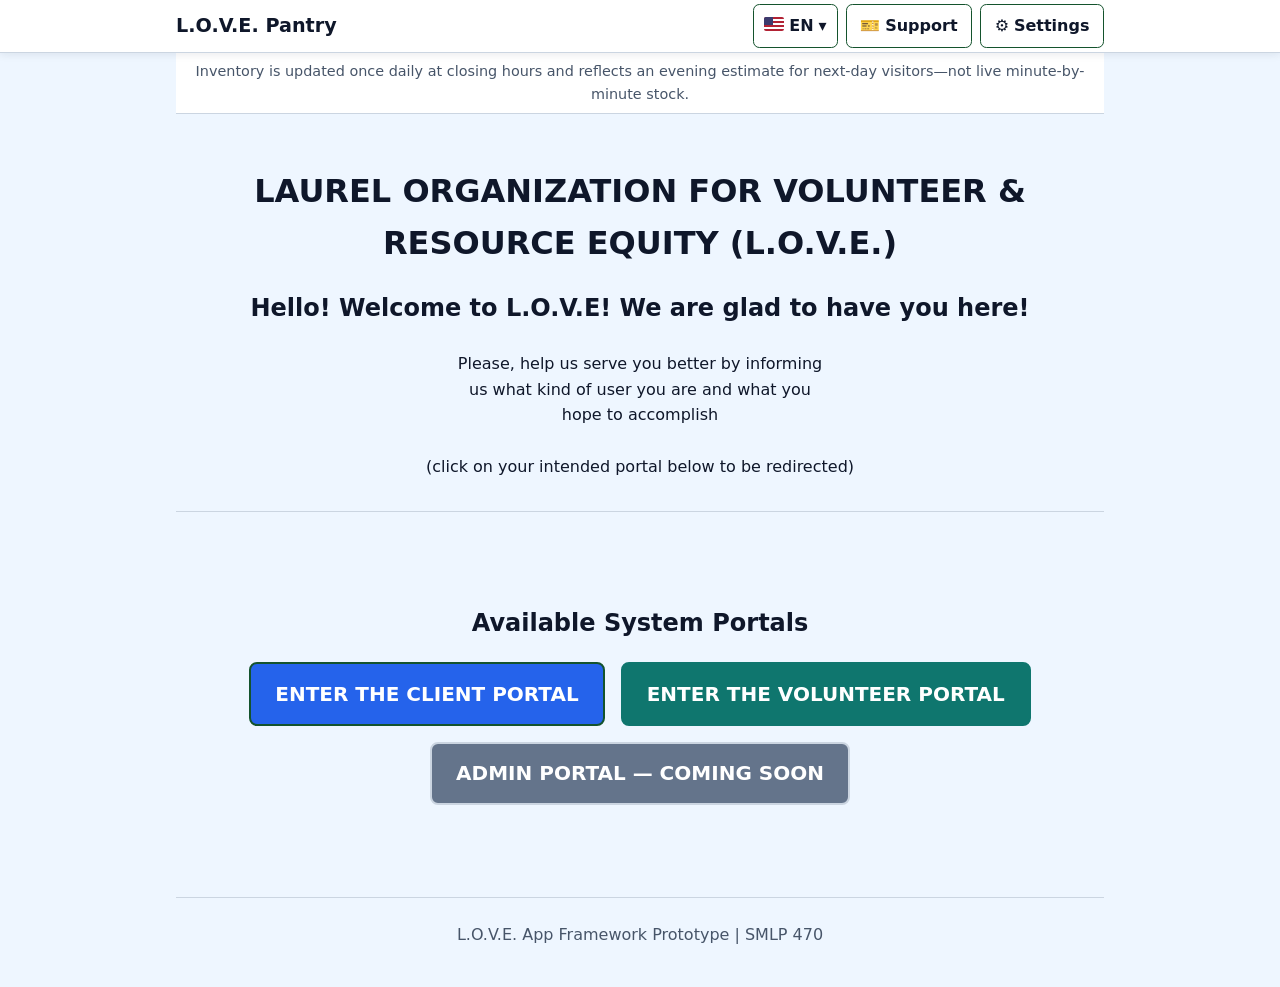
<file: index.html>
<!DOCTYPE html>
<html lang="en">
<head>
  <meta charset="UTF-8">
  <meta name="viewport" content="width=device-width, initial-scale=1.0">
  <title data-i18n="homePageTitle">Pantry Inventory Tracker Prototype</title>
  <script>
    (() => {
      const sizes = ["xs", "s", "m", "l", "xl"];
      const themes = ["default", "dark", "soft", "sepia", "colorblind", "high-contrast"];
      let language = "en";
      let size = null;
      let theme = null;
      try {
        size = localStorage.getItem("love-pantry-text-size");
        theme = localStorage.getItem("love-pantry-theme");
        const savedLanguage = localStorage.getItem("a11y-lang");
        language = ["en", "es", "fr"].includes(savedLanguage) ? savedLanguage : "en";
      } catch (error) {
        console.warn("Unable to read saved accessibility preferences.", error);
        size = null;
        theme = null;
      }
      if (!sizes.includes(size)) size = "m";
      if (!themes.includes(theme)) {
        theme = matchMedia("(prefers-contrast: more)").matches
          ? "high-contrast"
          : matchMedia("(prefers-color-scheme: dark)").matches
            ? "dark"
            : "default";
      }
      document.documentElement.dataset.textSize = size;
      document.documentElement.dataset.theme = theme;
      document.documentElement.lang = language;
    })();
  </script>
  <script>
    (() => {
      document.documentElement.setAttribute("data-i18n-pending", "true");
      try {
        const savedLanguage = localStorage.getItem("a11y-lang");
        if (savedLanguage) document.documentElement.lang = savedLanguage;
      } catch (error) {
        console.warn("Unable to read the saved language.", error);
      }
      window.setTimeout(() => document.documentElement.removeAttribute("data-i18n-pending"), 500);
    })();
  </script>
  <link rel="stylesheet" href="style.css">
</head>
<body class="home-page">

  <header class="site-header">
    <a class="brand-link" href="index.html">L.O.V.E. Pantry</a>
    <nav class="nav-actions" aria-label="Page controls" data-i18n-aria-label="pageControls">
      <div class="language-dropdown">
        <button type="button" class="header-action language-trigger" id="language-trigger" aria-expanded="false" aria-controls="language-menu" aria-label="Language">
          <span class="language-current-flag" aria-hidden="true">
            <svg width="20" height="14" viewBox="0 0 20 14" style="border-radius: 2px; display: block;">
              <rect width="20" height="14" fill="#b22234"/>
              <path d="M0 3h20M0 7h20M0 11h20" stroke="#fff" stroke-width="2"/>
              <rect width="9" height="8" fill="#3c3b6e"/>
            </svg>
          </span>
          <span class="language-current-code">EN</span>
          <span aria-hidden="true">▾</span>
        </button>
        <div class="language-menu" id="language-menu" hidden>
          <button type="button" class="language-option" data-language="en" aria-pressed="true">
            <svg aria-hidden="true" width="20" height="14" viewBox="0 0 20 14" style="border-radius: 2px; flex-shrink: 0;">
              <rect width="20" height="14" fill="#b22234"/>
              <path d="M0 3h20M0 7h20M0 11h20" stroke="#fff" stroke-width="2"/>
              <rect width="9" height="8" fill="#3c3b6e"/>
            </svg>
            <span>English (EN)</span>
          </button>
          <button type="button" class="language-option" data-language="es" aria-pressed="false">
            <svg aria-hidden="true" width="20" height="14" viewBox="0 0 21 14" style="border-radius: 2px; flex-shrink: 0;">
              <rect width="7" height="14" fill="#006847"/>
              <rect x="7" width="7" height="14" fill="#ffffff"/>
              <rect x="14" width="7" height="14" fill="#ce1126"/>
              <circle cx="10.5" cy="7" r="1.6" fill="#8c6239"/>
            </svg>
            <span>Español (ES)</span>
          </button>
          <button type="button" class="language-option" data-language="fr" aria-pressed="false">
            <svg aria-hidden="true" width="20" height="14" viewBox="0 0 21 14" style="border-radius: 2px; flex-shrink: 0;">
              <rect width="7" height="14" fill="#002395"/>
              <rect x="7" width="7" height="14" fill="#ffffff"/>
              <rect x="14" width="7" height="14" fill="#ed2939"/>
            </svg>
            <span>Français (FR)</span>
          </button>
        </div>
      </div>
      <a class="header-action support-link" href="support.html"><span aria-hidden="true">🎫 </span><span data-i18n="supportLink">Support</span></a>
      <button type="button" class="header-action" id="settings-toggle" aria-label="Settings" data-i18n-aria-label="settings" aria-expanded="false" aria-controls="settings-drawer"><span class="header-action-icon" aria-hidden="true">⚙️</span><span class="header-action-label" data-i18n="settings">Settings</span></button>
    </nav>
    <section class="settings-drawer" id="settings-drawer" aria-labelledby="settings-heading" hidden>
      <div class="drawer-heading">
        <h2 id="settings-heading" data-i18n="accessibilitySettings">Accessibility Settings</h2>
        <button type="button" class="drawer-close" aria-label="Close settings" data-i18n-aria-label="closeSettings">×</button>
      </div>
      <fieldset>
        <legend data-i18n="textSize">Text Size</legend>
        <div class="setting-options" role="group" aria-label="Text size" data-i18n-aria-label="textSizeGroup">
          <button type="button" data-text-size="xs" aria-pressed="false">XS</button>
          <button type="button" data-text-size="s" aria-pressed="false">S</button>
          <button type="button" data-text-size="m" aria-pressed="true">M</button>
          <button type="button" data-text-size="l" aria-pressed="false">L</button>
          <button type="button" data-text-size="xl" aria-pressed="false">XL</button>
        </div>
      </fieldset>
      <fieldset>
        <legend data-i18n="colorTheme">Color Theme</legend>
        <div class="setting-options theme-options" role="group" aria-label="Color theme" data-i18n-aria-label="colorThemeGroup">
          <button type="button" data-theme-choice="default" aria-pressed="true" data-i18n="defaultTheme">Default</button>
          <button type="button" data-theme-choice="dark" aria-pressed="false" data-i18n="darkTheme">Dark</button>
          <button type="button" data-theme-choice="soft" aria-pressed="false" data-i18n="softTheme">Soft</button>
          <button type="button" data-theme-choice="sepia" aria-pressed="false" data-i18n="sepiaTheme">Sepia</button>
          <button type="button" data-theme-choice="colorblind" aria-pressed="false" data-i18n="colorblindSafe">Colorblind-Safe</button>
          <button type="button" data-theme-choice="high-contrast" aria-pressed="false" data-i18n="highContrast">High Contrast</button>
        </div>
      </fieldset>
      <section id="tts-section" aria-labelledby="tts-heading">
        <h3 id="tts-heading" data-i18n="readAloud">Read Aloud</h3>
        <div class="speech-actions">
          <button type="button" id="tts-play"><span aria-hidden="true">▶ </span><span data-i18n="play">Play</span></button>
          <button type="button" id="tts-pause"><span aria-hidden="true">⏸ </span><span data-i18n="pause">Pause</span></button>
          <button type="button" id="tts-stop"><span aria-hidden="true">⏹ </span><span data-i18n="stop">Stop</span></button>
        </div>
        <label for="tts-voice" data-i18n="voice">Voice</label>
        <div class="voice-controls">
          <select id="tts-voice">
            <option value="" data-i18n="systemDefault">System Default</option>
          </select>
          <button type="button" id="tts-test"><span aria-hidden="true">🔊 </span><span data-i18n="test">Test</span></button>
        </div>
        <p id="tts-spanish-voice-note" class="voice-help" hidden data-i18n="spanishVoiceHelp">Spanish voices depend on your browser/OS (Microsoft Edge includes built-in Spanish voices).</p>
        <label for="tts-rate"><span data-i18n="readingPace">Reading Pace</span> (<output id="tts-rate-value" for="tts-rate">1.0x</output>)</label>
        <input id="tts-rate" type="range" min="0.7" max="1.5" step="0.1" value="1">
        <label for="tts-volume"><span data-i18n="volume">Volume</span> (<output id="tts-volume-value" for="tts-volume">100%</output>)</label>
        <input id="tts-volume" type="range" min="0" max="1" step="0.05" value="1">
      </section>
      <button type="button" class="reset-settings" data-i18n="resetSettings">Reset All Settings</button>
    </section>
  </header>

  <p class="daily-sync-notice" role="note" data-i18n="dailySyncNotice">Inventory is updated once daily at closing hours and reflects an evening estimate for next-day visitors—not live minute-by-minute stock.</p>

  <section class="home-welcome">
    <h1 data-i18n="homeTitle">LAUREL ORGANIZATION FOR VOLUNTEER & RESOURCE EQUITY (L.O.V.E.)</h1>
    <h2 data-i18n="homeWelcome">Hello! Welcome to L.O.V.E! We are glad to have you here!</h2>
  </section>

  <!-- Instructions -->
  <div class="home-intro">
    <p>
      <span data-i18n="homeInstructions">Please, help us serve you better by informing<br>us what kind of user you are and what you<br>hope to accomplish<br><br>(click on your intended portal below to be redirected)</span>
    </p>
  </div>

  <hr>

  <!-- SYSTEM PORTALS LOBBY -->
  <main class="portal-lobby">
    <h2 data-i18n="availablePortals">Available System Portals</h2>
    <div class="portal-actions">
      <a href="clientPortal.html" class="portal-link">
        <span data-i18n="enterClientPortal">ENTER THE CLIENT PORTAL</span>
      </a>
      <a href="volunteerPortal.html" class="portal-link volunteer-portal-link">
        <span data-i18n="enterVolunteerPortal">ENTER THE VOLUNTEER PORTAL</span>
      </a>
      <span class="portal-link admin-portal-link" aria-disabled="true">
        <span data-i18n="adminPortalComingSoon">ADMIN PORTAL — COMING SOON</span>
      </span>
    </div>
  </main>

  <hr class="footer-divider">

  <footer class="home-footer">
    <p data-i18n="homeFooter">L.O.V.E. App Framework Prototype | SMLP 470</p>
  </footer>

  <button type="button" id="back-to-top" class="back-to-top" aria-label="Top" data-i18n-aria-label="backToTop" hidden>
    <span aria-hidden="true">↑ </span><span data-i18n="backToTop">Top</span>
  </button>

  <script src="site.js"></script>
</body>
</html>
</file>
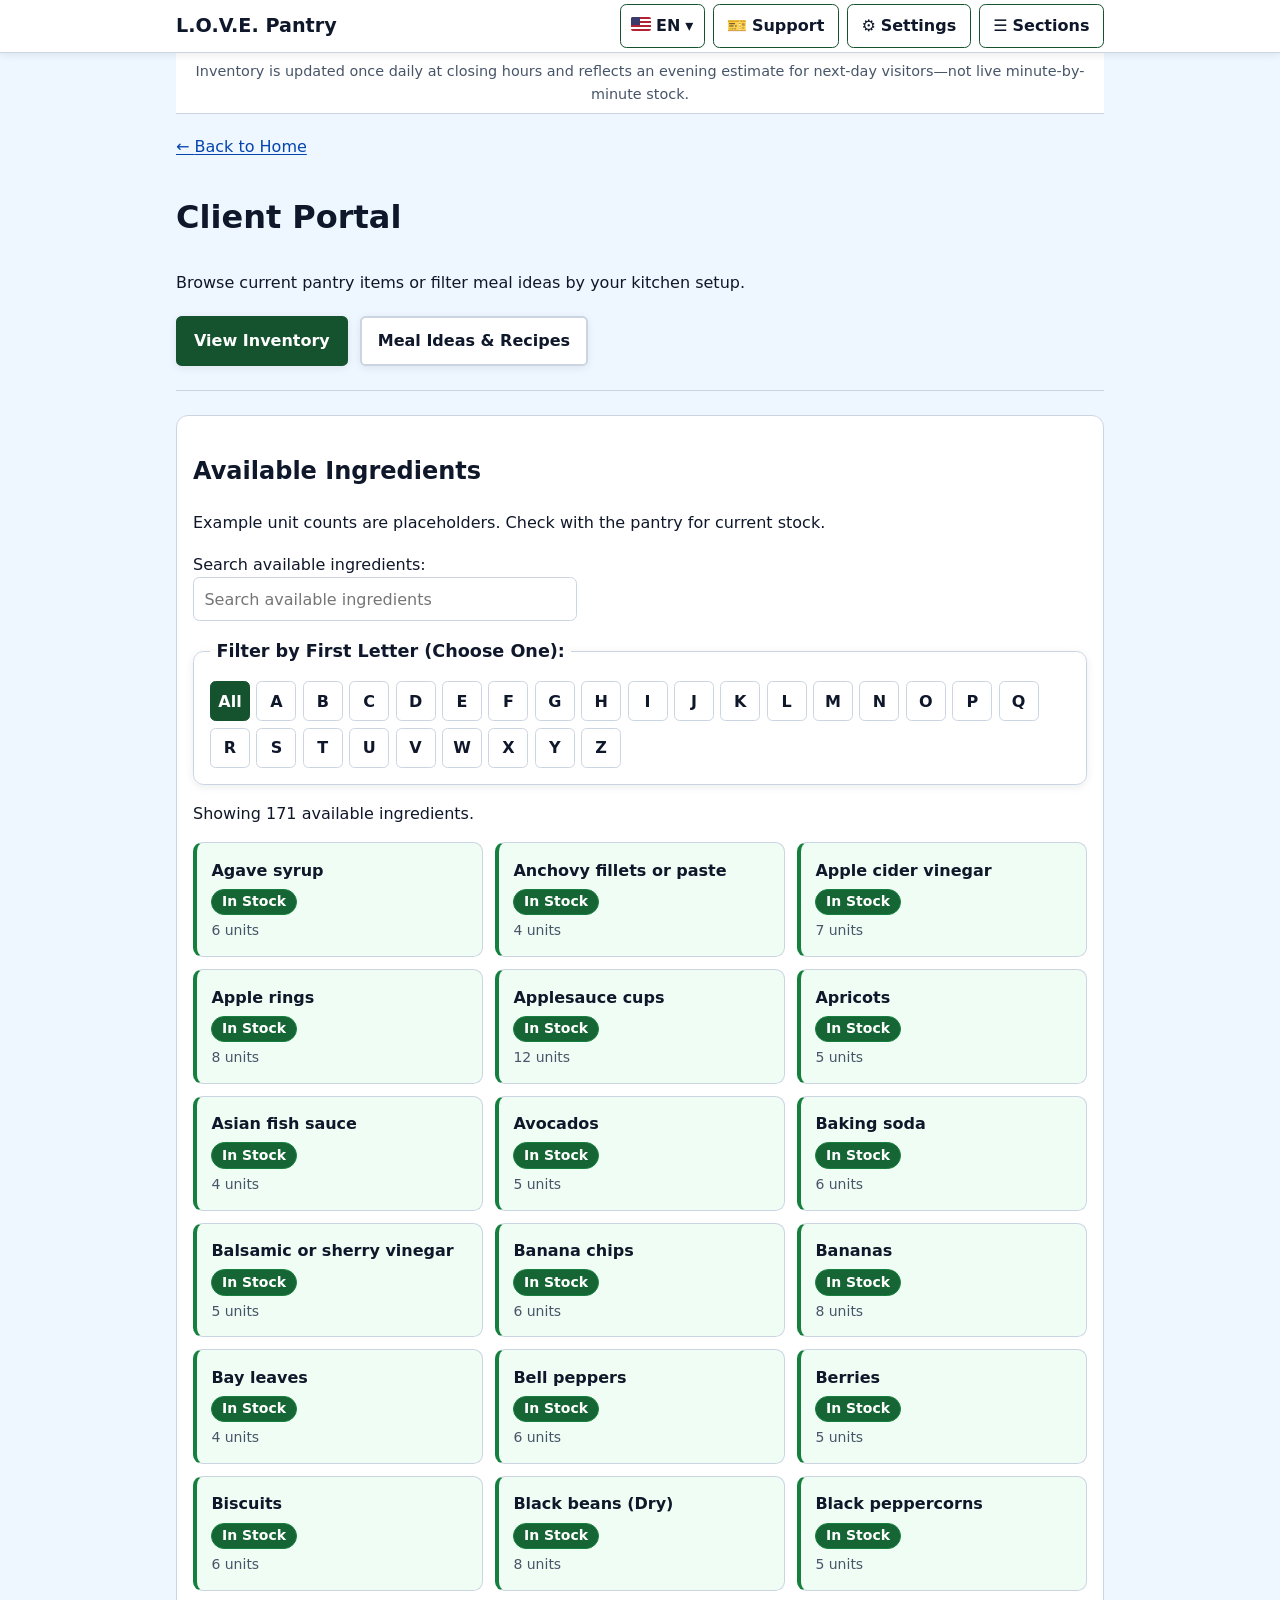
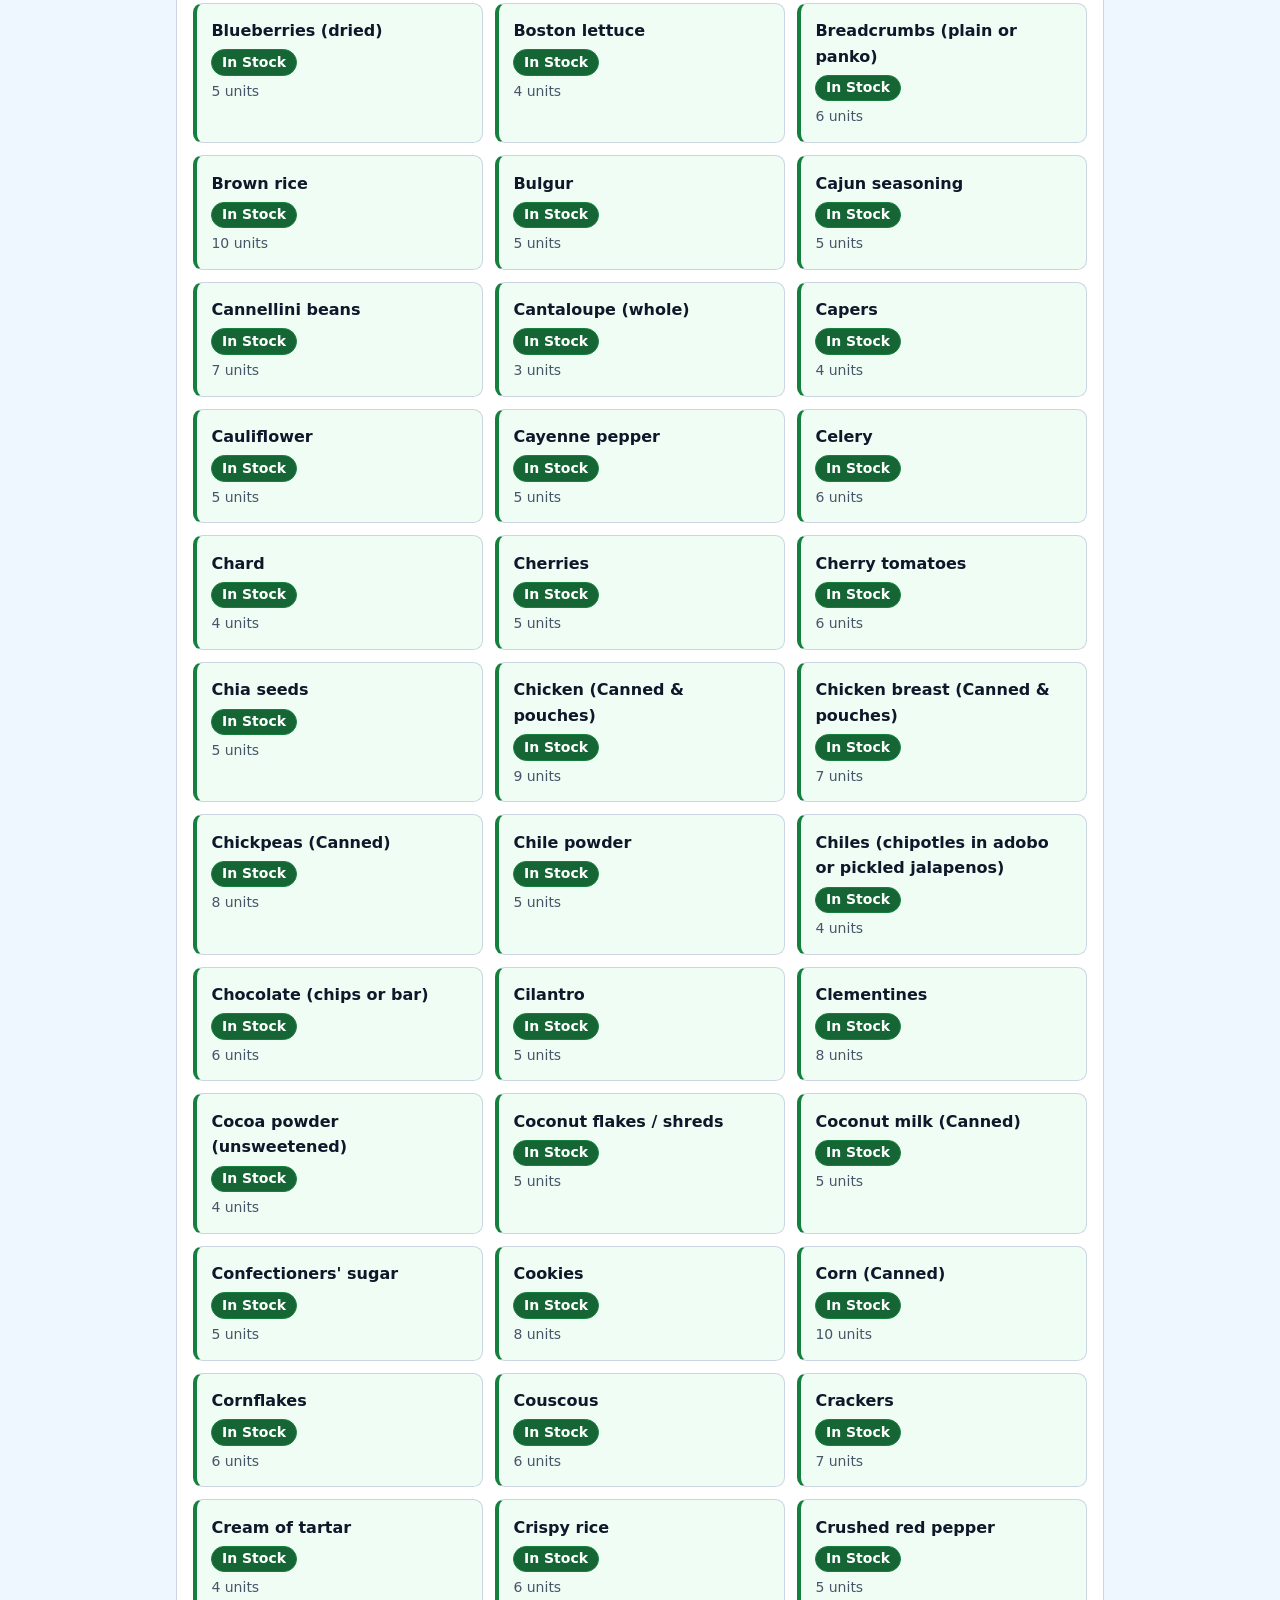
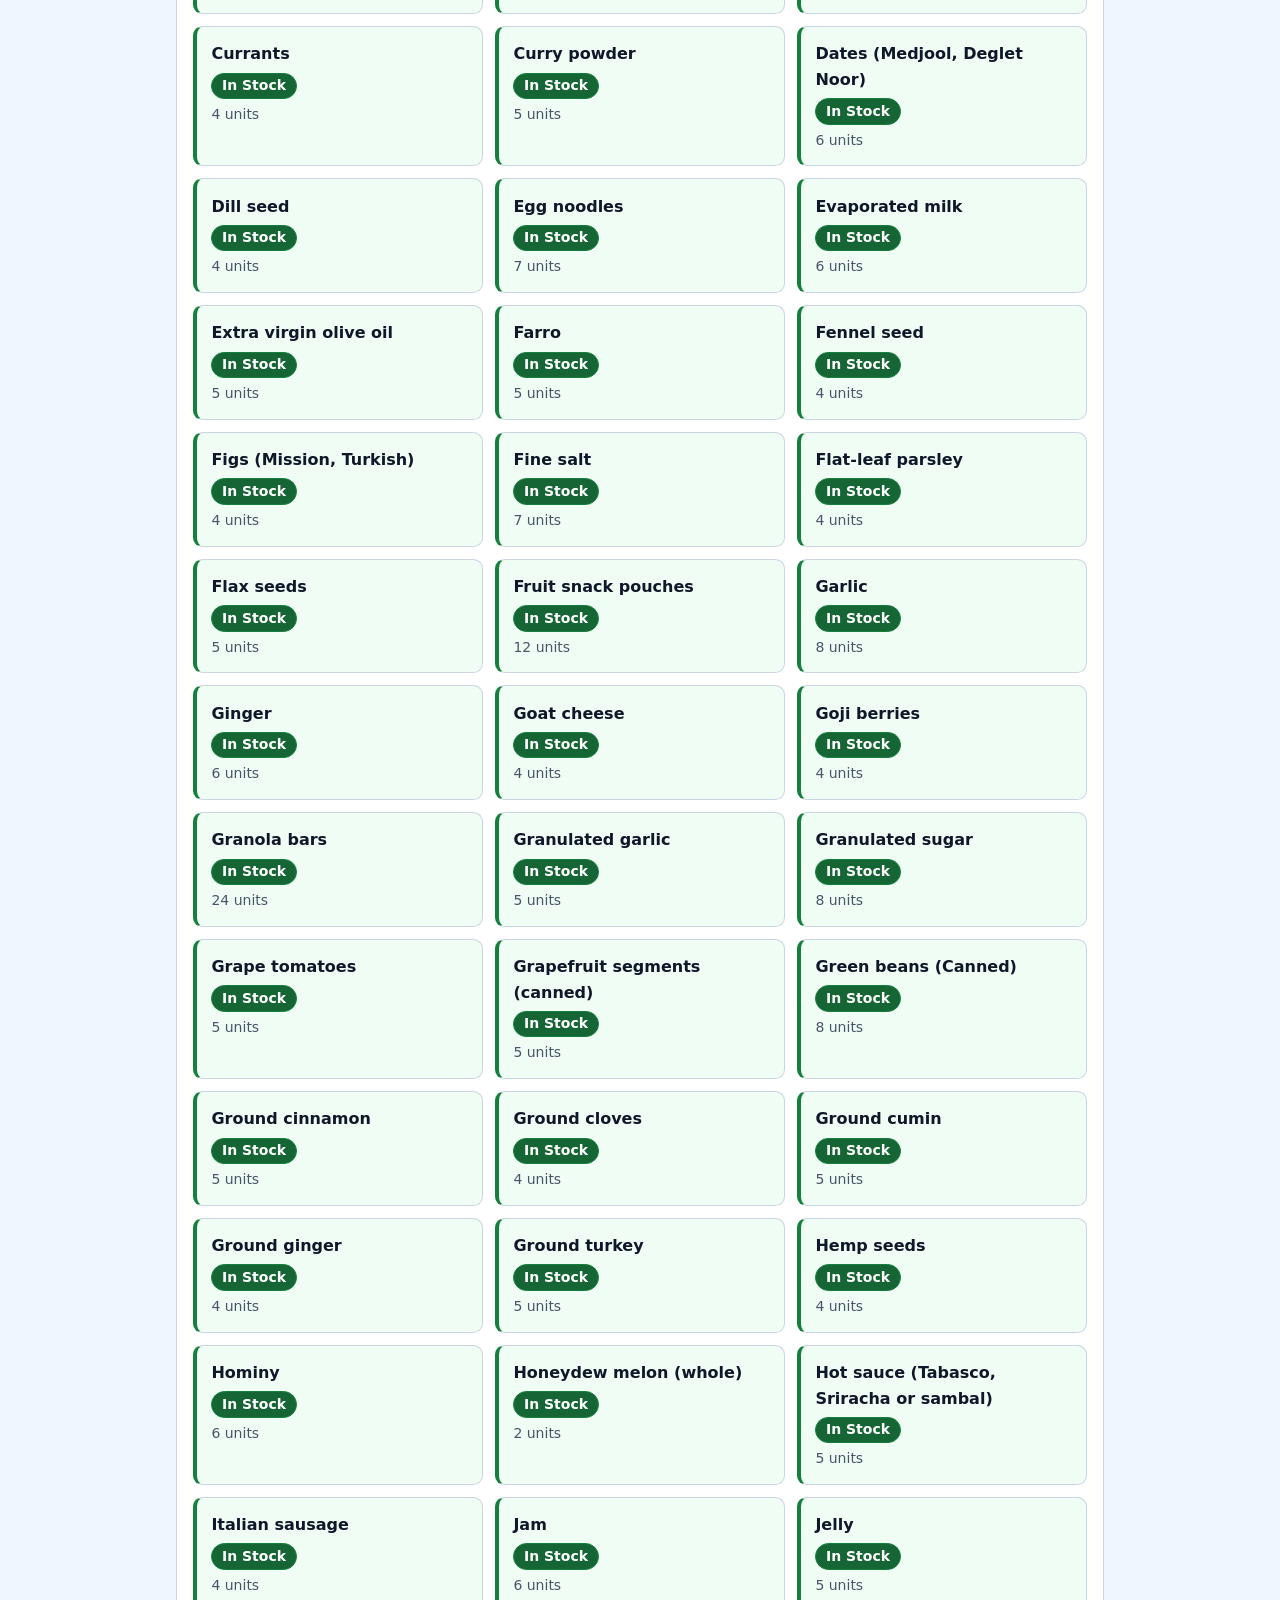
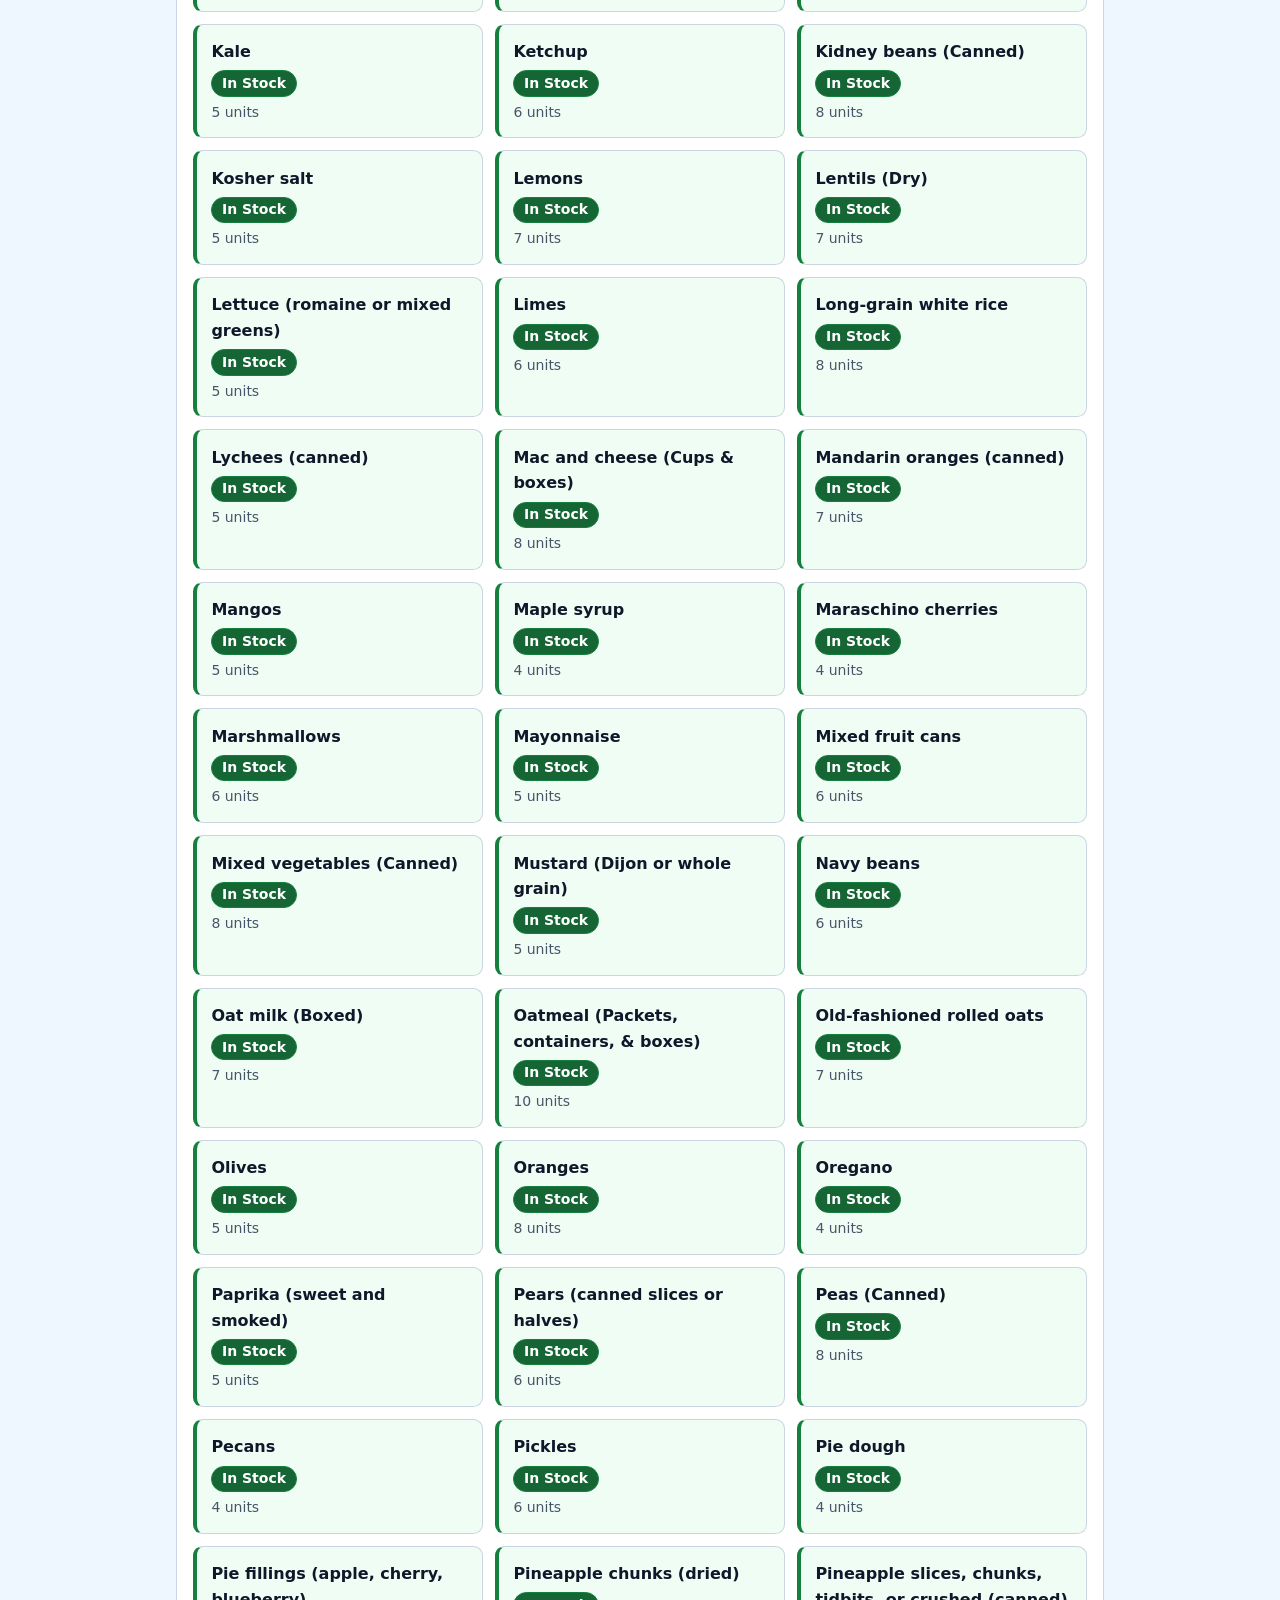
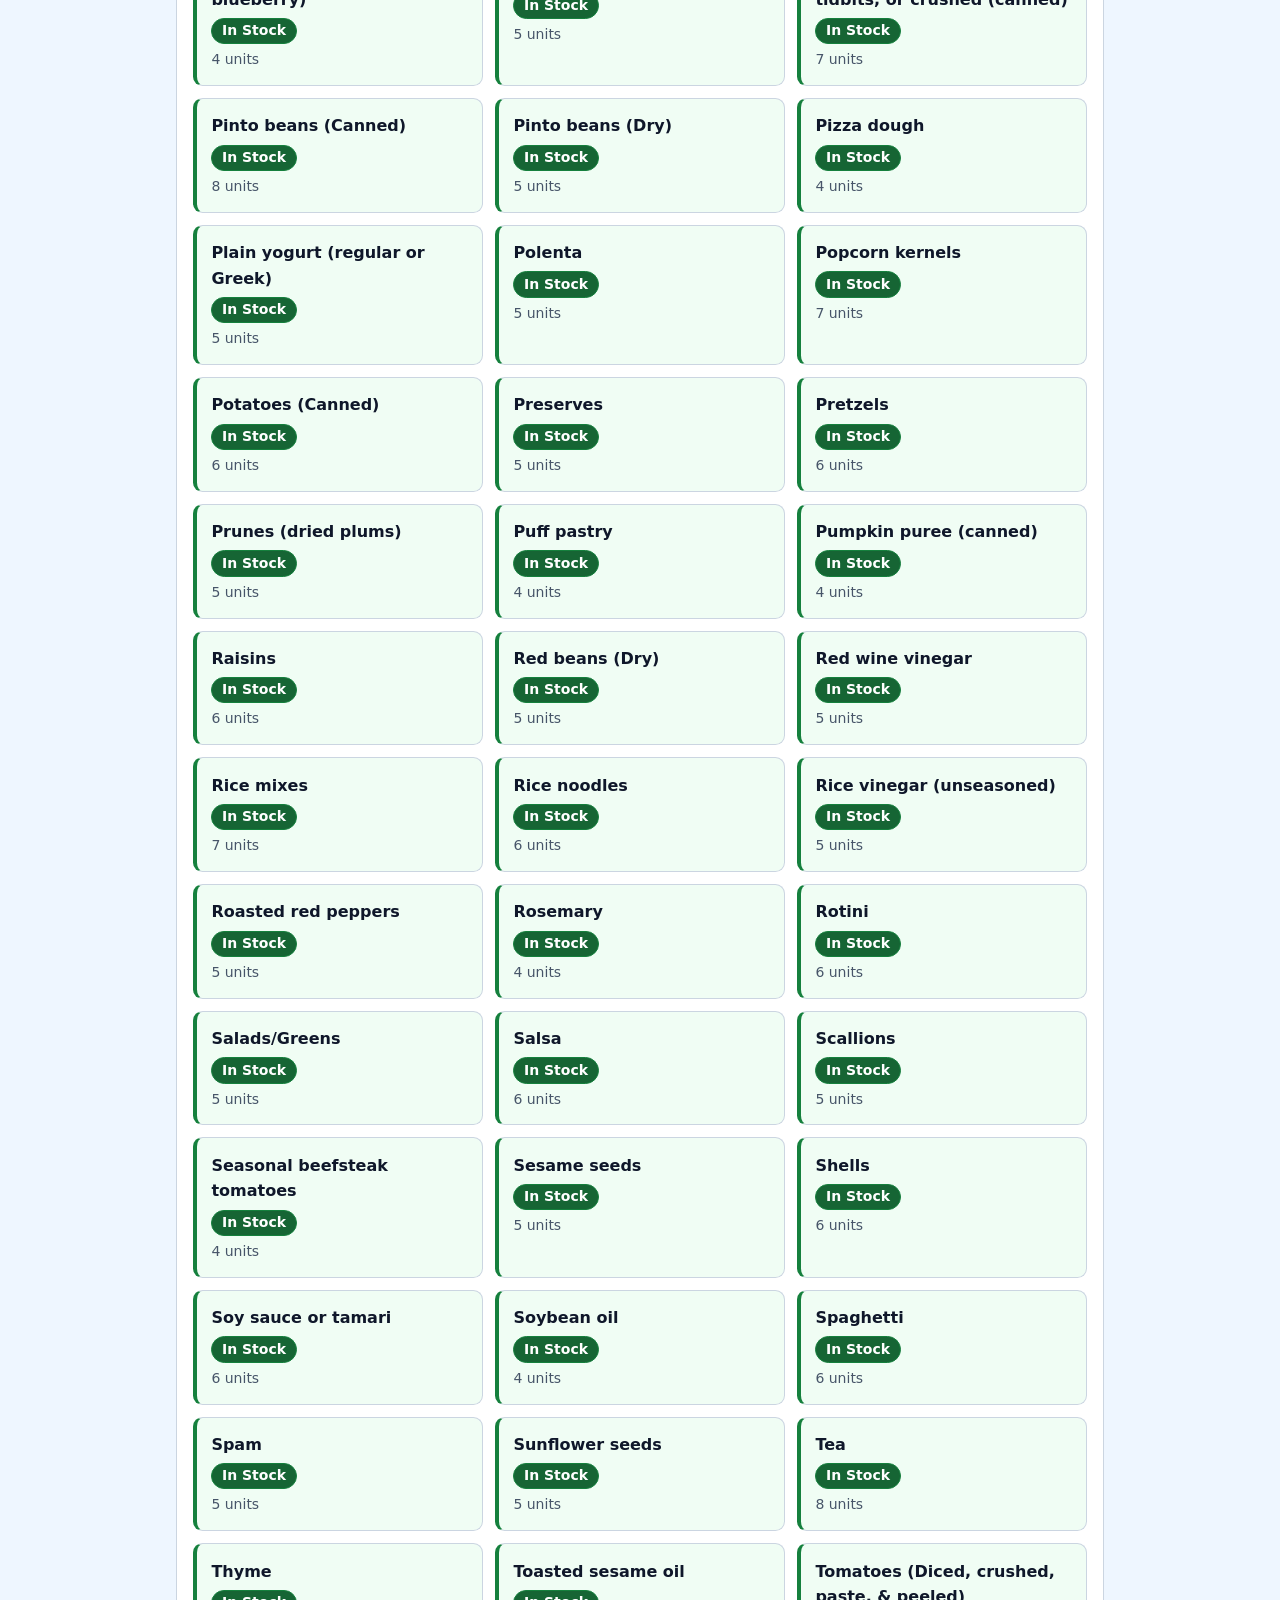
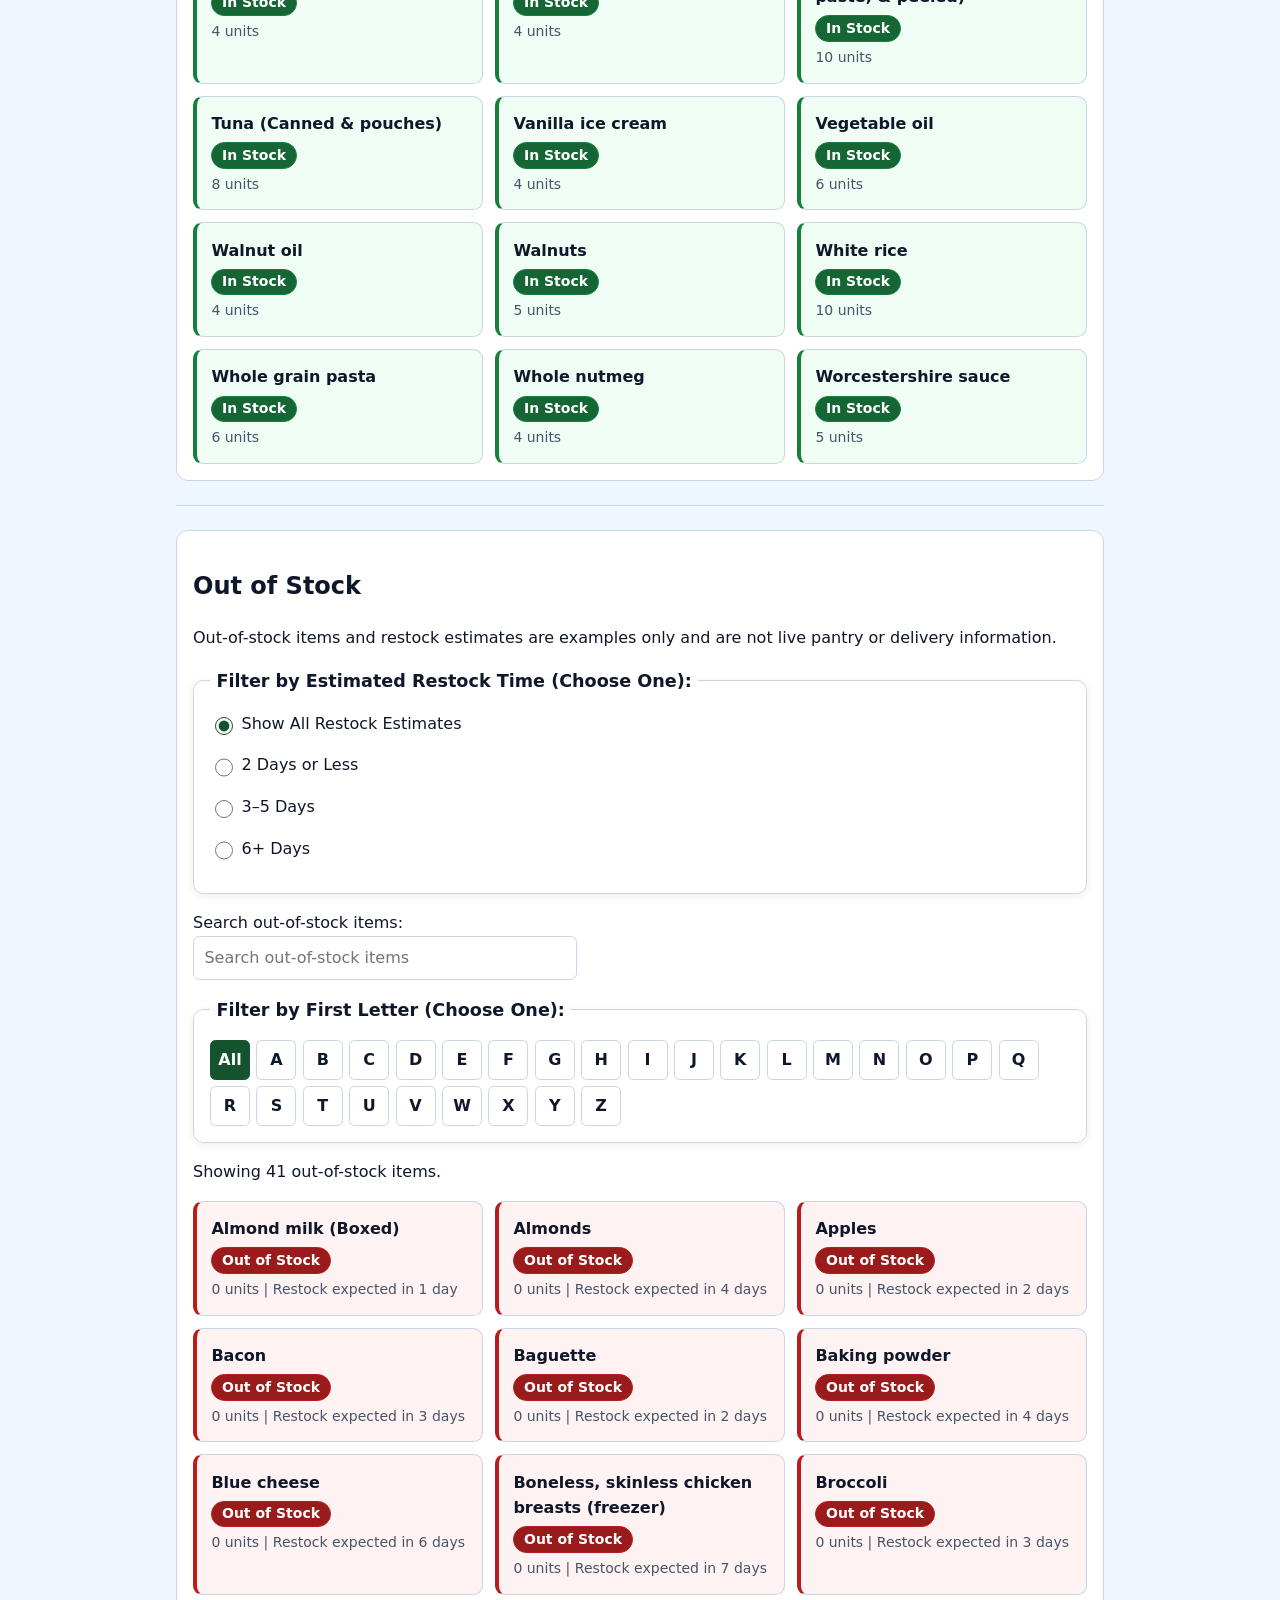
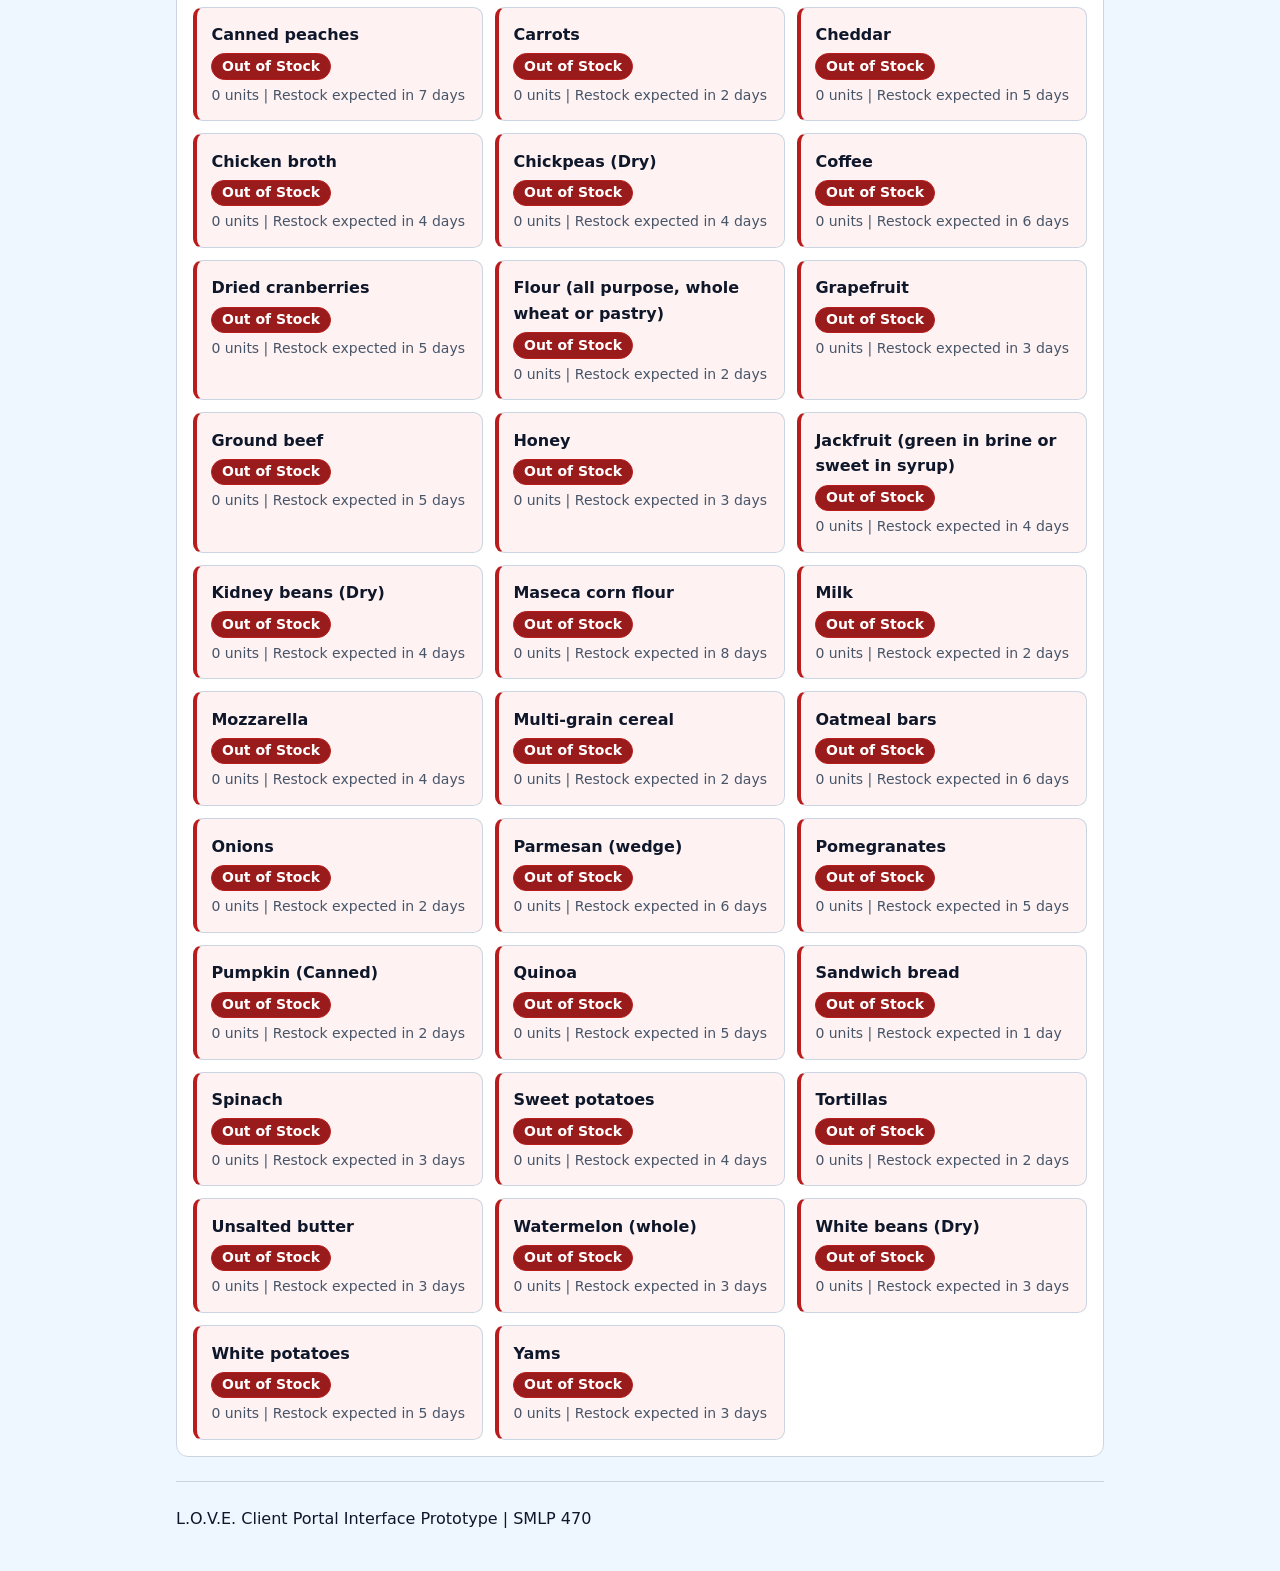
<file: clientPortal.html>
<!DOCTYPE html>
<html lang="en">
<head>
  <meta charset="UTF-8">
  <meta name="viewport" content="width=device-width, initial-scale=1.0">
  <title data-i18n="clientPageTitle">L.O.V.E. Client Portal</title>
  <script>
    (() => {
      const sizes = ["xs", "s", "m", "l", "xl"];
      const themes = ["default", "dark", "soft", "sepia", "colorblind", "high-contrast"];
      let language = "en";
      let size = null;
      let theme = null;
      try {
        size = localStorage.getItem("love-pantry-text-size");
        theme = localStorage.getItem("love-pantry-theme");
        language = localStorage.getItem("a11y-lang") === "es" ? "es" : "en";
      } catch (error) {
        console.warn("Unable to read saved accessibility preferences.", error);
        size = null;
        theme = null;
      }
      if (!sizes.includes(size)) size = "m";
      if (!themes.includes(theme)) {
        theme = matchMedia("(prefers-contrast: more)").matches
          ? "high-contrast"
          : matchMedia("(prefers-color-scheme: dark)").matches
            ? "dark"
            : "default";
      }
      document.documentElement.dataset.textSize = size;
      document.documentElement.dataset.theme = theme;
      document.documentElement.lang = language;
    })();
  </script>
  <link rel="stylesheet" href="style.css">
</head>
<body>

  <header class="site-header">
    <a class="brand-link" href="index.html">L.O.V.E. Pantry</a>
    <nav class="nav-actions" aria-label="Page controls" data-i18n-aria-label="pageControls">
      <div class="language-dropdown">
        <button type="button" class="header-action language-trigger" id="language-trigger" aria-expanded="false" aria-controls="language-menu" aria-label="Language">
          <span class="language-current-flag" aria-hidden="true">
            <svg width="20" height="14" viewBox="0 0 20 14" style="border-radius: 2px; display: block;">
              <rect width="20" height="14" fill="#b22234"/>
              <path d="M0 3h20M0 7h20M0 11h20" stroke="#fff" stroke-width="2"/>
              <rect width="9" height="8" fill="#3c3b6e"/>
            </svg>
          </span>
          <span class="language-current-code">EN</span>
          <span aria-hidden="true">▾</span>
        </button>
        <div class="language-menu" id="language-menu" hidden>
          <button type="button" class="language-option" data-language="en" aria-pressed="true">
            <svg aria-hidden="true" width="20" height="14" viewBox="0 0 20 14" style="border-radius: 2px; flex-shrink: 0;">
              <rect width="20" height="14" fill="#b22234"/>
              <path d="M0 3h20M0 7h20M0 11h20" stroke="#fff" stroke-width="2"/>
              <rect width="9" height="8" fill="#3c3b6e"/>
            </svg>
            <span>English (EN)</span>
          </button>
          <button type="button" class="language-option" data-language="es" aria-pressed="false">
            <svg aria-hidden="true" width="20" height="14" viewBox="0 0 21 14" style="border-radius: 2px; flex-shrink: 0;">
              <rect width="7" height="14" fill="#006847"/>
              <rect x="7" width="7" height="14" fill="#ffffff"/>
              <rect x="14" width="7" height="14" fill="#ce1126"/>
              <circle cx="10.5" cy="7" r="1.6" fill="#8c6239"/>
            </svg>
            <span>Español (ES)</span>
          </button>
          <button type="button" class="language-option" data-language="fr" aria-pressed="false">
            <svg aria-hidden="true" width="20" height="14" viewBox="0 0 21 14" style="border-radius: 2px; flex-shrink: 0;">
              <rect width="7" height="14" fill="#002395"/>
              <rect x="7" width="7" height="14" fill="#ffffff"/>
              <rect x="14" width="7" height="14" fill="#ed2939"/>
            </svg>
            <span>Français (FR)</span>
          </button>
        </div>
      </div>
      <a class="header-action support-link" href="support.html"><span aria-hidden="true">🎫 </span><span data-i18n="supportLink">Support</span></a>
      <button type="button" class="header-action" id="settings-toggle" aria-label="Settings" data-i18n-aria-label="settings" aria-expanded="false" aria-controls="settings-drawer"><span class="header-action-icon" aria-hidden="true">⚙️</span><span class="header-action-label" data-i18n="settings">Settings</span></button>
      <button type="button" class="header-action" id="sections-trigger" aria-label="Sections" data-i18n-aria-label="sections" aria-expanded="false" aria-controls="sections-drawer"><span class="header-action-icon" aria-hidden="true">☰</span><span class="header-action-label" data-i18n="sections">Sections</span></button>
    </nav>
    <section class="settings-drawer" id="settings-drawer" aria-labelledby="settings-heading" hidden>
      <div class="drawer-heading">
        <h2 id="settings-heading" data-i18n="accessibilitySettings">Accessibility Settings</h2>
        <button type="button" class="drawer-close" aria-label="Close settings" data-i18n-aria-label="closeSettings">×</button>
      </div>
      <fieldset>
        <legend data-i18n="textSize">Text Size</legend>
        <div class="setting-options" role="group" aria-label="Text size" data-i18n-aria-label="textSizeGroup">
          <button type="button" data-text-size="xs" aria-pressed="false">XS</button>
          <button type="button" data-text-size="s" aria-pressed="false">S</button>
          <button type="button" data-text-size="m" aria-pressed="true">M</button>
          <button type="button" data-text-size="l" aria-pressed="false">L</button>
          <button type="button" data-text-size="xl" aria-pressed="false">XL</button>
        </div>
      </fieldset>
      <fieldset>
        <legend data-i18n="colorTheme">Color Theme</legend>
        <div class="setting-options theme-options" role="group" aria-label="Color theme" data-i18n-aria-label="colorThemeGroup">
          <button type="button" data-theme-choice="default" aria-pressed="true">Default</button>
          <button type="button" data-theme-choice="dark" aria-pressed="false">Dark</button>
          <button type="button" data-theme-choice="soft" aria-pressed="false">Soft</button>
          <button type="button" data-theme-choice="sepia" aria-pressed="false">Sepia</button>
          <button type="button" data-theme-choice="colorblind" aria-pressed="false" data-i18n="colorblindSafe">Colorblind-Safe</button>
          <button type="button" data-theme-choice="high-contrast" aria-pressed="false" data-i18n="highContrast">High Contrast</button>
        </div>
      </fieldset>
      <section id="tts-section" aria-labelledby="tts-heading">
        <h3 id="tts-heading" data-i18n="readAloud">Read Aloud</h3>
        <div class="speech-actions">
          <button type="button" id="tts-play"><span aria-hidden="true">▶ </span><span data-i18n="play">Play</span></button>
          <button type="button" id="tts-pause"><span aria-hidden="true">⏸ </span><span data-i18n="pause">Pause</span></button>
          <button type="button" id="tts-stop"><span aria-hidden="true">⏹ </span><span data-i18n="stop">Stop</span></button>
        </div>
        <label for="tts-voice" data-i18n="voice">Voice</label>
        <div class="voice-controls">
          <select id="tts-voice">
            <option value="" data-i18n="systemDefault">System Default</option>
          </select>
          <button type="button" id="tts-test"><span aria-hidden="true">🔊 </span><span data-i18n="test">Test</span></button>
        </div>
        <p id="tts-spanish-voice-note" class="voice-help" hidden data-i18n="spanishVoiceHelp">Spanish voices depend on your browser/OS (Microsoft Edge includes built-in Spanish voices).</p>
        <label for="tts-rate"><span data-i18n="readingPace">Reading Pace</span> (<output id="tts-rate-value" for="tts-rate">1.0x</output>)</label>
        <input id="tts-rate" type="range" min="0.7" max="1.5" step="0.1" value="1">
        <label for="tts-volume"><span data-i18n="volume">Volume</span> (<output id="tts-volume-value" for="tts-volume">100%</output>)</label>
        <input id="tts-volume" type="range" min="0" max="1" step="0.05" value="1">
      </section>
      <button type="button" class="reset-settings" data-i18n="resetSettings">Reset All Settings</button>
    </section>
    <nav class="sections-drawer" id="sections-drawer" aria-label="Jump to a section" data-i18n-aria-label="jumpToSection" hidden>
      <div class="drawer-heading">
        <h2 data-i18n="jumpToSection">Jump to a Section</h2>
        <button type="button" class="drawer-close" aria-label="Close sections" data-i18n-aria-label="closeSettings">×</button>
      </div>
      <a href="#available-ingredients" data-i18n="availableIngredients">Available Ingredients</a>
      <a href="#out-of-stock" data-i18n="outOfStock">Out of Stock</a>
    </nav>
  </header>

  <p class="daily-sync-notice" role="note" data-i18n="dailySyncNotice">Inventory is updated once daily at closing hours and reflects an evening estimate for next-day visitors—not live minute-by-minute stock.</p>

  <section class="page-intro" aria-labelledby="portal-title">
    <a class="back-home" href="index.html"><span aria-hidden="true">← </span><span data-i18n="backHome">Back to Home</span></a>
    <h1 id="portal-title" data-i18n="clientPortal">Client Portal</h1>
    <p data-i18n="prototypeNotice">Browse current pantry items or filter meal ideas by your kitchen setup.</p>
    <nav class="portal-tab-links" aria-label="Client portal views" data-i18n-aria-label="portalViews">
      <a href="clientPortal.html" class="portal-tab-button" aria-current="page" data-i18n="viewInventory">View Inventory</a>
      <a href="recipes.html" class="portal-tab-button" data-i18n="mealIdeasRecipes">Meal Ideas &amp; Recipes</a>
    </nav>
  </section>

  <hr>

  <main id="inventory-list">
    <section id="available-ingredients" data-setup="ingredients">
      <h2>Available Ingredients</h2>
      <p>Example unit counts are placeholders. Check with the pantry for current stock.</p>
      <p>
        <label for="available-ingredient-search">Search available ingredients:</label><br>
        <input type="search" id="available-ingredient-search" name="available-ingredient-search">
      </p>
      <fieldset id="available-ingredient-letter-controls">
        <legend>Filter by First Letter (Choose One):</legend>
        <div id="available-ingredient-alphabet" class="alphabet-links"></div>
      </fieldset>
      <p id="available-ingredient-status" role="status" aria-live="polite" aria-atomic="true"></p>
      <ul id="available-ingredient-list">
        <li data-stock="instock">
          <strong>Applesauce cups</strong> - <span class="status-in">In Stock | 12 units</span>
        </li>
        <li data-stock="instock">
          <strong>Black beans (Dry)</strong> - <span class="status-in">In Stock | 8 units</span>
        </li>
        <li data-stock="instock">
          <strong>Brown rice</strong> - <span class="status-in">In Stock | 10 units</span>
        </li>
        <li data-stock="instock">
          <strong>Chicken (Canned &amp; pouches)</strong> - <span class="status-in">In Stock | 9 units</span>
        </li>
        <li data-stock="instock">
          <strong>Chicken breast (Canned &amp; pouches)</strong> - <span class="status-in">In Stock | 7 units</span>
        </li>
        <li data-stock="instock">
          <strong>Chickpeas (Canned)</strong> - <span class="status-in">In Stock | 8 units</span>
        </li>
        <li data-stock="instock">
          <strong>Coconut milk (Canned)</strong> - <span class="status-in">In Stock | 5 units</span>
        </li>
        <li data-stock="instock">
          <strong>Corn (Canned)</strong> - <span class="status-in">In Stock | 10 units</span>
        </li>
        <li data-stock="instock">
          <strong>Cornflakes</strong> - <span class="status-in">In Stock | 6 units</span>
        </li>
        <li data-stock="instock">
          <strong>Crispy rice</strong> - <span class="status-in">In Stock | 6 units</span>
        </li>
        <li data-stock="instock">
          <strong>Egg noodles</strong> - <span class="status-in">In Stock | 7 units</span>
        </li>
        <li data-stock="instock">
          <strong>Fruit snack pouches</strong> - <span class="status-in">In Stock | 12 units</span>
        </li>
        <li data-stock="instock">
          <strong>Granola bars</strong> - <span class="status-in">In Stock | 24 units</span>
        </li>
        <li data-stock="instock">
          <strong>Green beans (Canned)</strong> - <span class="status-in">In Stock | 8 units</span>
        </li>
        <li data-stock="instock">
          <strong>Kidney beans (Canned)</strong> - <span class="status-in">In Stock | 8 units</span>
        </li>
        <li data-stock="instock">
          <strong>Lentils (Dry)</strong> - <span class="status-in">In Stock | 7 units</span>
        </li>
        <li data-stock="instock">
          <strong>Mac and cheese (Cups &amp; boxes)</strong> - <span class="status-in">In Stock | 8 units</span>
        </li>
        <li data-stock="instock">
          <strong>Mixed fruit cans</strong> - <span class="status-in">In Stock | 6 units</span>
        </li>
        <li data-stock="instock">
          <strong>Mixed vegetables (Canned)</strong> - <span class="status-in">In Stock | 8 units</span>
        </li>
        <li data-stock="instock">
          <strong>Oat milk (Boxed)</strong> - <span class="status-in">In Stock | 7 units</span>
        </li>
        <li data-stock="instock">
          <strong>Oatmeal (Packets, containers, &amp; boxes)</strong> - <span class="status-in">In Stock | 10 units</span>
        </li>
        <li data-stock="instock">
          <strong>Peas (Canned)</strong> - <span class="status-in">In Stock | 8 units</span>
        </li>
        <li data-stock="instock">
          <strong>Pinto beans (Canned)</strong> - <span class="status-in">In Stock | 8 units</span>
        </li>
        <li data-stock="instock">
          <strong>Pinto beans (Dry)</strong> - <span class="status-in">In Stock | 5 units</span>
        </li>
        <li data-stock="instock">
          <strong>Potatoes (Canned)</strong> - <span class="status-in">In Stock | 6 units</span>
        </li>
        <li data-stock="instock">
          <strong>Raisins</strong> - <span class="status-in">In Stock | 6 units</span>
        </li>
        <li data-stock="instock">
          <strong>Red beans (Dry)</strong> - <span class="status-in">In Stock | 5 units</span>
        </li>
        <li data-stock="instock">
          <strong>Rice mixes</strong> - <span class="status-in">In Stock | 7 units</span>
        </li>
        <li data-stock="instock">
          <strong>Rotini</strong> - <span class="status-in">In Stock | 6 units</span>
        </li>
        <li data-stock="instock">
          <strong>Shells</strong> - <span class="status-in">In Stock | 6 units</span>
        </li>
        <li data-stock="instock">
          <strong>Spam</strong> - <span class="status-in">In Stock | 5 units</span>
        </li>
        <li data-stock="instock">
          <strong>Spaghetti</strong> - <span class="status-in">In Stock | 6 units</span>
        </li>
        <li data-stock="instock">
          <strong>Tomatoes (Diced, crushed, paste, &amp; peeled)</strong> - <span class="status-in">In Stock | 10 units</span>
        </li>
        <li data-stock="instock">
          <strong>Tuna (Canned &amp; pouches)</strong> - <span class="status-in">In Stock | 8 units</span>
        </li>
        <li data-stock="instock">
          <strong>White rice</strong> - <span class="status-in">In Stock | 10 units</span>
        </li>
        <li data-stock="instock"><strong>Agave syrup</strong> - <span class="status-in">In Stock | 6 units</span></li>
        <li data-stock="instock"><strong>Cajun seasoning</strong> - <span class="status-in">In Stock | 5 units</span></li>
        <li data-stock="instock"><strong>Anchovy fillets or paste</strong> - <span class="status-in">In Stock | 4 units</span></li>
        <li data-stock="instock"><strong>Apple cider vinegar</strong> - <span class="status-in">In Stock | 7 units</span></li>
        <li data-stock="instock"><strong>Apricots</strong> - <span class="status-in">In Stock | 5 units</span></li>
        <li data-stock="instock"><strong>Asian fish sauce</strong> - <span class="status-in">In Stock | 4 units</span></li>
        <li data-stock="instock"><strong>Avocados</strong> - <span class="status-in">In Stock | 5 units</span></li>
        <li data-stock="instock"><strong>Bananas</strong> - <span class="status-in">In Stock | 8 units</span></li>
        <li data-stock="instock"><strong>Baking soda</strong> - <span class="status-in">In Stock | 6 units</span></li>
        <li data-stock="instock"><strong>Balsamic or sherry vinegar</strong> - <span class="status-in">In Stock | 5 units</span></li>
        <li data-stock="instock"><strong>Bay leaves</strong> - <span class="status-in">In Stock | 4 units</span></li>
        <li data-stock="instock"><strong>Bell peppers</strong> - <span class="status-in">In Stock | 6 units</span></li>
        <li data-stock="instock"><strong>Berries</strong> - <span class="status-in">In Stock | 5 units</span></li>
        <li data-stock="instock"><strong>Biscuits</strong> - <span class="status-in">In Stock | 6 units</span></li>
        <li data-stock="instock"><strong>Black peppercorns</strong> - <span class="status-in">In Stock | 5 units</span></li>
        <li data-stock="instock"><strong>Boston lettuce</strong> - <span class="status-in">In Stock | 4 units</span></li>
        <li data-stock="instock"><strong>Breadcrumbs (plain or panko)</strong> - <span class="status-in">In Stock | 6 units</span></li>
        <li data-stock="instock"><strong>Bulgur</strong> - <span class="status-in">In Stock | 5 units</span></li>
        <li data-stock="instock"><strong>Cannellini beans</strong> - <span class="status-in">In Stock | 7 units</span></li>
        <li data-stock="instock"><strong>Capers</strong> - <span class="status-in">In Stock | 4 units</span></li>
        <li data-stock="instock"><strong>Cauliflower</strong> - <span class="status-in">In Stock | 5 units</span></li>
        <li data-stock="instock"><strong>Cayenne pepper</strong> - <span class="status-in">In Stock | 5 units</span></li>
        <li data-stock="instock"><strong>Celery</strong> - <span class="status-in">In Stock | 6 units</span></li>
        <li data-stock="instock"><strong>Chard</strong> - <span class="status-in">In Stock | 4 units</span></li>
        <li data-stock="instock"><strong>Cherries</strong> - <span class="status-in">In Stock | 5 units</span></li>
        <li data-stock="instock"><strong>Cherry tomatoes</strong> - <span class="status-in">In Stock | 6 units</span></li>
        <li data-stock="instock"><strong>Chia seeds</strong> - <span class="status-in">In Stock | 5 units</span></li>
        <li data-stock="instock"><strong>Chile powder</strong> - <span class="status-in">In Stock | 5 units</span></li>
        <li data-stock="instock"><strong>Chiles (chipotles in adobo or pickled jalapenos)</strong> - <span class="status-in">In Stock | 4 units</span></li>
        <li data-stock="instock"><strong>Chocolate (chips or bar)</strong> - <span class="status-in">In Stock | 6 units</span></li>
        <li data-stock="instock"><strong>Cilantro</strong> - <span class="status-in">In Stock | 5 units</span></li>
        <li data-stock="instock"><strong>Cocoa powder (unsweetened)</strong> - <span class="status-in">In Stock | 4 units</span></li>
        <li data-stock="instock"><strong>Confectioners' sugar</strong> - <span class="status-in">In Stock | 5 units</span></li>
        <li data-stock="instock"><strong>Cookies</strong> - <span class="status-in">In Stock | 8 units</span></li>
        <li data-stock="instock"><strong>Couscous</strong> - <span class="status-in">In Stock | 6 units</span></li>
        <li data-stock="instock"><strong>Crackers</strong> - <span class="status-in">In Stock | 7 units</span></li>
        <li data-stock="instock"><strong>Cream of tartar</strong> - <span class="status-in">In Stock | 4 units</span></li>
        <li data-stock="instock"><strong>Crushed red pepper</strong> - <span class="status-in">In Stock | 5 units</span></li>
        <li data-stock="instock"><strong>Curry powder</strong> - <span class="status-in">In Stock | 5 units</span></li>
        <li data-stock="instock"><strong>Dill seed</strong> - <span class="status-in">In Stock | 4 units</span></li>
        <li data-stock="instock"><strong>Evaporated milk</strong> - <span class="status-in">In Stock | 6 units</span></li>
        <li data-stock="instock"><strong>Extra virgin olive oil</strong> - <span class="status-in">In Stock | 5 units</span></li>
        <li data-stock="instock"><strong>Farro</strong> - <span class="status-in">In Stock | 5 units</span></li>
        <li data-stock="instock"><strong>Fennel seed</strong> - <span class="status-in">In Stock | 4 units</span></li>
        <li data-stock="instock"><strong>Fine salt</strong> - <span class="status-in">In Stock | 7 units</span></li>
        <li data-stock="instock"><strong>Flax seeds</strong> - <span class="status-in">In Stock | 5 units</span></li>
        <li data-stock="instock"><strong>Flat-leaf parsley</strong> - <span class="status-in">In Stock | 4 units</span></li>
        <li data-stock="instock"><strong>Garlic</strong> - <span class="status-in">In Stock | 8 units</span></li>
        <li data-stock="instock"><strong>Ginger</strong> - <span class="status-in">In Stock | 6 units</span></li>
        <li data-stock="instock"><strong>Goat cheese</strong> - <span class="status-in">In Stock | 4 units</span></li>
        <li data-stock="instock"><strong>Granulated garlic</strong> - <span class="status-in">In Stock | 5 units</span></li>
        <li data-stock="instock"><strong>Granulated sugar</strong> - <span class="status-in">In Stock | 8 units</span></li>
        <li data-stock="instock"><strong>Grape tomatoes</strong> - <span class="status-in">In Stock | 5 units</span></li>
        <li data-stock="instock"><strong>Ground cinnamon</strong> - <span class="status-in">In Stock | 5 units</span></li>
        <li data-stock="instock"><strong>Ground cloves</strong> - <span class="status-in">In Stock | 4 units</span></li>
        <li data-stock="instock"><strong>Ground cumin</strong> - <span class="status-in">In Stock | 5 units</span></li>
        <li data-stock="instock"><strong>Ground ginger</strong> - <span class="status-in">In Stock | 4 units</span></li>
        <li data-stock="instock"><strong>Ground turkey</strong> - <span class="status-in">In Stock | 5 units</span></li>
        <li data-stock="instock"><strong>Hemp seeds</strong> - <span class="status-in">In Stock | 4 units</span></li>
        <li data-stock="instock"><strong>Hominy</strong> - <span class="status-in">In Stock | 6 units</span></li>
        <li data-stock="instock"><strong>Hot sauce (Tabasco, Sriracha or sambal)</strong> - <span class="status-in">In Stock | 5 units</span></li>
        <li data-stock="instock"><strong>Italian sausage</strong> - <span class="status-in">In Stock | 4 units</span></li>
        <li data-stock="instock"><strong>Jam</strong> - <span class="status-in">In Stock | 6 units</span></li>
        <li data-stock="instock"><strong>Jelly</strong> - <span class="status-in">In Stock | 5 units</span></li>
        <li data-stock="instock"><strong>Kale</strong> - <span class="status-in">In Stock | 5 units</span></li>
        <li data-stock="instock"><strong>Ketchup</strong> - <span class="status-in">In Stock | 6 units</span></li>
        <li data-stock="instock"><strong>Kosher salt</strong> - <span class="status-in">In Stock | 5 units</span></li>
        <li data-stock="instock"><strong>Lemons</strong> - <span class="status-in">In Stock | 7 units</span></li>
        <li data-stock="instock"><strong>Lettuce (romaine or mixed greens)</strong> - <span class="status-in">In Stock | 5 units</span></li>
        <li data-stock="instock"><strong>Limes</strong> - <span class="status-in">In Stock | 6 units</span></li>
        <li data-stock="instock"><strong>Long-grain white rice</strong> - <span class="status-in">In Stock | 8 units</span></li>
        <li data-stock="instock"><strong>Mangos</strong> - <span class="status-in">In Stock | 5 units</span></li>
        <li data-stock="instock"><strong>Maple syrup</strong> - <span class="status-in">In Stock | 4 units</span></li>
        <li data-stock="instock"><strong>Marshmallows</strong> - <span class="status-in">In Stock | 6 units</span></li>
        <li data-stock="instock"><strong>Mayonnaise</strong> - <span class="status-in">In Stock | 5 units</span></li>
        <li data-stock="instock"><strong>Mustard (Dijon or whole grain)</strong> - <span class="status-in">In Stock | 5 units</span></li>
        <li data-stock="instock"><strong>Navy beans</strong> - <span class="status-in">In Stock | 6 units</span></li>
        <li data-stock="instock"><strong>Old-fashioned rolled oats</strong> - <span class="status-in">In Stock | 7 units</span></li>
        <li data-stock="instock"><strong>Olives</strong> - <span class="status-in">In Stock | 5 units</span></li>
        <li data-stock="instock"><strong>Oregano</strong> - <span class="status-in">In Stock | 4 units</span></li>
        <li data-stock="instock"><strong>Paprika (sweet and smoked)</strong> - <span class="status-in">In Stock | 5 units</span></li>
        <li data-stock="instock"><strong>Pecans</strong> - <span class="status-in">In Stock | 4 units</span></li>
        <li data-stock="instock"><strong>Pickles</strong> - <span class="status-in">In Stock | 6 units</span></li>
        <li data-stock="instock"><strong>Pie dough</strong> - <span class="status-in">In Stock | 4 units</span></li>
        <li data-stock="instock"><strong>Pizza dough</strong> - <span class="status-in">In Stock | 4 units</span></li>
        <li data-stock="instock"><strong>Plain yogurt (regular or Greek)</strong> - <span class="status-in">In Stock | 5 units</span></li>
        <li data-stock="instock"><strong>Polenta</strong> - <span class="status-in">In Stock | 5 units</span></li>
        <li data-stock="instock"><strong>Popcorn kernels</strong> - <span class="status-in">In Stock | 7 units</span></li>
        <li data-stock="instock"><strong>Preserves</strong> - <span class="status-in">In Stock | 5 units</span></li>
        <li data-stock="instock"><strong>Pretzels</strong> - <span class="status-in">In Stock | 6 units</span></li>
        <li data-stock="instock"><strong>Puff pastry</strong> - <span class="status-in">In Stock | 4 units</span></li>
        <li data-stock="instock"><strong>Red wine vinegar</strong> - <span class="status-in">In Stock | 5 units</span></li>
        <li data-stock="instock"><strong>Rice noodles</strong> - <span class="status-in">In Stock | 6 units</span></li>
        <li data-stock="instock"><strong>Rice vinegar (unseasoned)</strong> - <span class="status-in">In Stock | 5 units</span></li>
        <li data-stock="instock"><strong>Roasted red peppers</strong> - <span class="status-in">In Stock | 5 units</span></li>
        <li data-stock="instock"><strong>Rosemary</strong> - <span class="status-in">In Stock | 4 units</span></li>
        <li data-stock="instock"><strong>Salads/Greens</strong> - <span class="status-in">In Stock | 5 units</span></li>
        <li data-stock="instock"><strong>Salsa</strong> - <span class="status-in">In Stock | 6 units</span></li>
        <li data-stock="instock"><strong>Scallions</strong> - <span class="status-in">In Stock | 5 units</span></li>
        <li data-stock="instock"><strong>Seasonal beefsteak tomatoes</strong> - <span class="status-in">In Stock | 4 units</span></li>
        <li data-stock="instock"><strong>Sesame seeds</strong> - <span class="status-in">In Stock | 5 units</span></li>
        <li data-stock="instock"><strong>Soybean oil</strong> - <span class="status-in">In Stock | 4 units</span></li>
        <li data-stock="instock"><strong>Soy sauce or tamari</strong> - <span class="status-in">In Stock | 6 units</span></li>
        <li data-stock="instock"><strong>Sunflower seeds</strong> - <span class="status-in">In Stock | 5 units</span></li>
        <li data-stock="instock"><strong>Tea</strong> - <span class="status-in">In Stock | 8 units</span></li>
        <li data-stock="instock"><strong>Thyme</strong> - <span class="status-in">In Stock | 4 units</span></li>
        <li data-stock="instock"><strong>Toasted sesame oil</strong> - <span class="status-in">In Stock | 4 units</span></li>
        <li data-stock="instock"><strong>Vanilla ice cream</strong> - <span class="status-in">In Stock | 4 units</span></li>
        <li data-stock="instock"><strong>Vegetable oil</strong> - <span class="status-in">In Stock | 6 units</span></li>
        <li data-stock="instock"><strong>Walnut oil</strong> - <span class="status-in">In Stock | 4 units</span></li>
        <li data-stock="instock"><strong>Walnuts</strong> - <span class="status-in">In Stock | 5 units</span></li>
        <li data-stock="instock"><strong>Whole grain pasta</strong> - <span class="status-in">In Stock | 6 units</span></li>
        <li data-stock="instock"><strong>Whole nutmeg</strong> - <span class="status-in">In Stock | 4 units</span></li>
        <li data-stock="instock"><strong>Apple rings</strong> - <span class="status-in">In Stock | 8 units</span></li>
        <li data-stock="instock"><strong>Banana chips</strong> - <span class="status-in">In Stock | 6 units</span></li>
        <li data-stock="instock"><strong>Blueberries (dried)</strong> - <span class="status-in">In Stock | 5 units</span></li>
        <li data-stock="instock"><strong>Cantaloupe (whole)</strong> - <span class="status-in">In Stock | 3 units</span></li>
        <li data-stock="instock"><strong>Clementines</strong> - <span class="status-in">In Stock | 8 units</span></li>
        <li data-stock="instock"><strong>Coconut flakes / shreds</strong> - <span class="status-in">In Stock | 5 units</span></li>
        <li data-stock="instock"><strong>Currants</strong> - <span class="status-in">In Stock | 4 units</span></li>
        <li data-stock="instock"><strong>Dates (Medjool, Deglet Noor)</strong> - <span class="status-in">In Stock | 6 units</span></li>
        <li data-stock="instock"><strong>Figs (Mission, Turkish)</strong> - <span class="status-in">In Stock | 4 units</span></li>
        <li data-stock="instock"><strong>Goji berries</strong> - <span class="status-in">In Stock | 4 units</span></li>
        <li data-stock="instock"><strong>Grapefruit segments (canned)</strong> - <span class="status-in">In Stock | 5 units</span></li>
        <li data-stock="instock"><strong>Honeydew melon (whole)</strong> - <span class="status-in">In Stock | 2 units</span></li>
        <li data-stock="instock"><strong>Lychees (canned)</strong> - <span class="status-in">In Stock | 5 units</span></li>
        <li data-stock="instock"><strong>Mandarin oranges (canned)</strong> - <span class="status-in">In Stock | 7 units</span></li>
        <li data-stock="instock"><strong>Maraschino cherries</strong> - <span class="status-in">In Stock | 4 units</span></li>
        <li data-stock="instock"><strong>Oranges</strong> - <span class="status-in">In Stock | 8 units</span></li>
        <li data-stock="instock"><strong>Pears (canned slices or halves)</strong> - <span class="status-in">In Stock | 6 units</span></li>
        <li data-stock="instock"><strong>Pie fillings (apple, cherry, blueberry)</strong> - <span class="status-in">In Stock | 4 units</span></li>
        <li data-stock="instock"><strong>Pineapple chunks (dried)</strong> - <span class="status-in">In Stock | 5 units</span></li>
        <li data-stock="instock"><strong>Pineapple slices, chunks, tidbits, or crushed (canned)</strong> - <span class="status-in">In Stock | 7 units</span></li>
        <li data-stock="instock"><strong>Prunes (dried plums)</strong> - <span class="status-in">In Stock | 5 units</span></li>
        <li data-stock="instock"><strong>Pumpkin puree (canned)</strong> - <span class="status-in">In Stock | 4 units</span></li>
        <li data-stock="instock"><strong>Worcestershire sauce</strong> - <span class="status-in">In Stock | 5 units</span></li>
      </ul>
    </section>

    <hr>

    <section id="out-of-stock" data-setup="out-of-stock">
      <h2>Out of Stock</h2>
      <p>Out-of-stock items and restock estimates are examples only and are not live pantry or delivery information.</p>
      <fieldset id="restock-filter-controls">
        <legend>Filter by Estimated Restock Time (Choose One):</legend>
        <p>
          <input type="radio" id="restock-all" name="restock-time" value="all" checked>
          <label for="restock-all">Show All Restock Estimates</label>
        </p>
        <p>
          <input type="radio" id="restock-two-days" name="restock-time" value="two-days">
          <label for="restock-two-days">2 Days or Less</label>
        </p>
        <p>
          <input type="radio" id="restock-three-to-five-days" name="restock-time" value="three-to-five-days">
          <label for="restock-three-to-five-days">3–5 Days</label>
        </p>
        <p>
          <input type="radio" id="restock-six-plus-days" name="restock-time" value="six-plus-days">
          <label for="restock-six-plus-days">6+ Days</label>
        </p>
      </fieldset>
      <p>
        <label for="out-of-stock-search">Search out-of-stock items:</label><br>
        <input type="search" id="out-of-stock-search" name="out-of-stock-search">
      </p>
      <fieldset id="out-of-stock-letter-controls">
        <legend>Filter by First Letter (Choose One):</legend>
        <div id="out-of-stock-alphabet" class="alphabet-links"></div>
      </fieldset>
      <p id="out-of-stock-status" role="status" aria-live="polite" aria-atomic="true"></p>
      <ul id="out-of-stock-list">
        <li data-stock="out" data-restock-days="1">
          <strong>Almond milk (Boxed)</strong> - <span class="status-out">Out of Stock | 0 units | Restock expected in 1 day</span>
        </li>
        <li data-stock="out" data-restock-days="7">
          <strong>Canned peaches</strong> - <span class="status-out">Out of Stock | 0 units | Restock expected in 7 days</span>
        </li>
        <li data-stock="out" data-restock-days="4">
          <strong>Chickpeas (Dry)</strong> - <span class="status-out">Out of Stock | 0 units | Restock expected in 4 days</span>
        </li>
        <li data-stock="out" data-restock-days="5">
          <strong>Dried cranberries</strong> - <span class="status-out">Out of Stock | 0 units | Restock expected in 5 days</span>
        </li>
        <li data-stock="out" data-restock-days="4">
          <strong>Kidney beans (Dry)</strong> - <span class="status-out">Out of Stock | 0 units | Restock expected in 4 days</span>
        </li>
        <li data-stock="out" data-restock-days="8">
          <strong>Maseca corn flour</strong> - <span class="status-out">Out of Stock | 0 units | Restock expected in 8 days</span>
        </li>
        <li data-stock="out" data-restock-days="2">
          <strong>Multi-grain cereal</strong> - <span class="status-out">Out of Stock | 0 units | Restock expected in 2 days</span>
        </li>
        <li data-stock="out" data-restock-days="6">
          <strong>Oatmeal bars</strong> - <span class="status-out">Out of Stock | 0 units | Restock expected in 6 days</span>
        </li>
        <li data-stock="out" data-restock-days="2">
          <strong>Pumpkin (Canned)</strong> - <span class="status-out">Out of Stock | 0 units | Restock expected in 2 days</span>
        </li>
        <li data-stock="out" data-restock-days="3">
          <strong>White beans (Dry)</strong> - <span class="status-out">Out of Stock | 0 units | Restock expected in 3 days</span>
        </li>
        <li data-stock="out" data-restock-days="3">
          <strong>Yams</strong> - <span class="status-out">Out of Stock | 0 units | Restock expected in 3 days</span>
        </li>
        <li data-stock="out" data-restock-days="4"><strong>Almonds</strong> - <span class="status-out">Out of Stock | 0 units | Restock expected in 4 days</span></li>
        <li data-stock="out" data-restock-days="2"><strong>Apples</strong> - <span class="status-out">Out of Stock | 0 units | Restock expected in 2 days</span></li>
        <li data-stock="out" data-restock-days="3"><strong>Bacon</strong> - <span class="status-out">Out of Stock | 0 units | Restock expected in 3 days</span></li>
        <li data-stock="out" data-restock-days="2"><strong>Baguette</strong> - <span class="status-out">Out of Stock | 0 units | Restock expected in 2 days</span></li>
        <li data-stock="out" data-restock-days="4"><strong>Baking powder</strong> - <span class="status-out">Out of Stock | 0 units | Restock expected in 4 days</span></li>
        <li data-stock="out" data-restock-days="6"><strong>Blue cheese</strong> - <span class="status-out">Out of Stock | 0 units | Restock expected in 6 days</span></li>
        <li data-stock="out" data-restock-days="7"><strong>Boneless, skinless chicken breasts (freezer)</strong> - <span class="status-out">Out of Stock | 0 units | Restock expected in 7 days</span></li>
        <li data-stock="out" data-restock-days="3"><strong>Broccoli</strong> - <span class="status-out">Out of Stock | 0 units | Restock expected in 3 days</span></li>
        <li data-stock="out" data-restock-days="2"><strong>Carrots</strong> - <span class="status-out">Out of Stock | 0 units | Restock expected in 2 days</span></li>
        <li data-stock="out" data-restock-days="5"><strong>Cheddar</strong> - <span class="status-out">Out of Stock | 0 units | Restock expected in 5 days</span></li>
        <li data-stock="out" data-restock-days="4"><strong>Chicken broth</strong> - <span class="status-out">Out of Stock | 0 units | Restock expected in 4 days</span></li>
        <li data-stock="out" data-restock-days="6"><strong>Coffee</strong> - <span class="status-out">Out of Stock | 0 units | Restock expected in 6 days</span></li>
        <li data-stock="out" data-restock-days="2"><strong>Flour (all purpose, whole wheat or pastry)</strong> - <span class="status-out">Out of Stock | 0 units | Restock expected in 2 days</span></li>
        <li data-stock="out" data-restock-days="5"><strong>Ground beef</strong> - <span class="status-out">Out of Stock | 0 units | Restock expected in 5 days</span></li>
        <li data-stock="out" data-restock-days="3"><strong>Honey</strong> - <span class="status-out">Out of Stock | 0 units | Restock expected in 3 days</span></li>
        <li data-stock="out" data-restock-days="2"><strong>Milk</strong> - <span class="status-out">Out of Stock | 0 units | Restock expected in 2 days</span></li>
        <li data-stock="out" data-restock-days="4"><strong>Mozzarella</strong> - <span class="status-out">Out of Stock | 0 units | Restock expected in 4 days</span></li>
        <li data-stock="out" data-restock-days="2"><strong>Onions</strong> - <span class="status-out">Out of Stock | 0 units | Restock expected in 2 days</span></li>
        <li data-stock="out" data-restock-days="6"><strong>Parmesan (wedge)</strong> - <span class="status-out">Out of Stock | 0 units | Restock expected in 6 days</span></li>
        <li data-stock="out" data-restock-days="5"><strong>Quinoa</strong> - <span class="status-out">Out of Stock | 0 units | Restock expected in 5 days</span></li>
        <li data-stock="out" data-restock-days="1"><strong>Sandwich bread</strong> - <span class="status-out">Out of Stock | 0 units | Restock expected in 1 day</span></li>
        <li data-stock="out" data-restock-days="3"><strong>Spinach</strong> - <span class="status-out">Out of Stock | 0 units | Restock expected in 3 days</span></li>
        <li data-stock="out" data-restock-days="4"><strong>Sweet potatoes</strong> - <span class="status-out">Out of Stock | 0 units | Restock expected in 4 days</span></li>
        <li data-stock="out" data-restock-days="2"><strong>Tortillas</strong> - <span class="status-out">Out of Stock | 0 units | Restock expected in 2 days</span></li>
        <li data-stock="out" data-restock-days="3"><strong>Unsalted butter</strong> - <span class="status-out">Out of Stock | 0 units | Restock expected in 3 days</span></li>
        <li data-stock="out" data-restock-days="5"><strong>White potatoes</strong> - <span class="status-out">Out of Stock | 0 units | Restock expected in 5 days</span></li>
        <li data-stock="out" data-restock-days="3"><strong>Grapefruit</strong> - <span class="status-out">Out of Stock | 0 units | Restock expected in 3 days</span></li>
        <li data-stock="out" data-restock-days="4"><strong>Jackfruit (green in brine or sweet in syrup)</strong> - <span class="status-out">Out of Stock | 0 units | Restock expected in 4 days</span></li>
        <li data-stock="out" data-restock-days="5"><strong>Pomegranates</strong> - <span class="status-out">Out of Stock | 0 units | Restock expected in 5 days</span></li>
        <li data-stock="out" data-restock-days="3"><strong>Watermelon (whole)</strong> - <span class="status-out">Out of Stock | 0 units | Restock expected in 3 days</span></li>
      </ul>
    </section>

  </main>

  <hr>

  <footer>
    <p>L.O.V.E. Client Portal Interface Prototype | SMLP 470</p>
  </footer>

  <button type="button" id="back-to-top" class="back-to-top" aria-label="Top" data-i18n-aria-label="backToTop" hidden>
    <span aria-hidden="true">↑ </span><span data-i18n="backToTop">Top</span>
  </button>

  <!-- JavaScript to handle filtering logic -->
  <script>
    const restockFilterControls = document.getElementById("restock-filter-controls");
    const alphabetLetters = "ABCDEFGHIJKLMNOPQRSTUVWXYZ";
    const ingredientLists = new Map([
      ["available-ingredient-list", Array.from(document.querySelectorAll("#available-ingredient-list > li[data-stock]"))],
      ["out-of-stock-list", Array.from(document.querySelectorAll("#out-of-stock-list > li[data-stock]"))]
    ]);

    function updateIngredientList(listId, searchId, alphabetId, statusId, selectedRestockTime = "all") {
      const items = ingredientLists.get(listId);
      const searchTerm = document.getElementById(searchId).value.trim().toLowerCase();
      const selectedLetter = document.querySelector(`input[name="${alphabetId}"]:checked`).value;
      const list = document.getElementById(listId);
      const status = document.getElementById(statusId);
      let visibleItemCount = 0;

      for (const item of items) {
        const name = item.querySelector("strong").textContent.trim();
        const matchesSearch = (item.dataset.searchText || name.toLocaleLowerCase()).includes(searchTerm);
        const searchNames = [item.dataset.searchNameEn, item.dataset.searchNameEs, name].filter(Boolean);
        const restockDays = Number(item.dataset.restockDays);
        const matchesRestockTime =
          selectedRestockTime === "all" ||
          (selectedRestockTime === "two-days" && restockDays <= 2) ||
          (selectedRestockTime === "three-to-five-days" && restockDays >= 3 && restockDays <= 5) ||
          (selectedRestockTime === "six-plus-days" && restockDays >= 6);
        const letterMatches = selectedLetter === "all" ||
          searchNames.some((searchName) => searchName.charAt(0).toLocaleUpperCase() === selectedLetter);
        const isVisible = matchesSearch && matchesRestockTime && letterMatches;

        item.hidden = !isVisible;
        if (isVisible) {
          visibleItemCount++;
        }
      }

      const sortedItems = [...items].sort((first, second) =>
        first.querySelector("strong").textContent.localeCompare(
          second.querySelector("strong").textContent,
          undefined,
          { sensitivity: "base" }
        )
      );
      list.replaceChildren(...sortedItems);

      const listName = listId === "available-ingredient-list" ? "available ingredient" : "out-of-stock item";
      const translations = window.siteTranslations?.[document.documentElement.lang];
      if (translations) {
        const available = listId === "available-ingredient-list";
        const messageKey = visibleItemCount
          ? available ? "showingAvailable" : "showingOut"
          : available
            ? selectedLetter === "all" ? "noMatchAvailable" : "noMatchAvailableLetter"
            : selectedLetter === "all" ? "noMatchOut" : "noMatchOutLetter";
        status.textContent = translations[messageKey]
          .replace("{count}", String(visibleItemCount))
          .replace("{plural}", visibleItemCount === 1 ? "" : "s")
          .replace("{letter}", selectedLetter === "all" ? "" : selectedLetter);
      } else {
        status.textContent = visibleItemCount === 0
          ? selectedLetter === "all"
            ? `No ${listName}s match your search and filters. Try changing your selections.`
            : `No ${listName}s starting with ${selectedLetter} match your search and filters.`
          : `Showing ${visibleItemCount} ${listName}${visibleItemCount === 1 ? "" : "s"}.`;
      }
    }

    function createLetterFilters(alphabetId, name) {
      const alphabet = document.getElementById(alphabetId);
      const options = [["all", "All"], ...alphabetLetters.split("").map(letter => [letter, letter])];

      for (const [value, labelText] of options) {
        const label = document.createElement("label");
        const input = document.createElement("input");
        input.type = "radio";
        input.name = alphabetId;
        input.value = value;
        input.checked = value === "all";
        input.addEventListener("change", () => {
          if (name === "available") {
            updateAvailableIngredients();
          } else {
            updateOutOfStockList();
          }
        });
        label.append(input, document.createTextNode(labelText));
        alphabet.append(label);
      }
    }

    function updateAvailableIngredients() {
      updateIngredientList(
        "available-ingredient-list",
        "available-ingredient-search",
        "available-ingredient-alphabet",
        "available-ingredient-status"
      );
    }

    function updateOutOfStockList() {
      const selectedRestockTime = restockFilterControls.querySelector(
        'input[name="restock-time"]:checked'
      ).value;
      updateIngredientList(
        "out-of-stock-list",
        "out-of-stock-search",
        "out-of-stock-alphabet",
        "out-of-stock-status",
        selectedRestockTime
      );
    }

    const volunteerInventoryKey = "love-pantry-inventory";
    const volunteerSectionIds = {
      "no-cook": "no-cook",
      microwave: "microwave",
      "full-kitchen": "full-kitchen"
    };

    function volunteerItemId(name) {
      return name.trim().toLocaleLowerCase();
    }

    function syncIngredientCatalogItem(record) {
      const lists = ["available-ingredient-list", "out-of-stock-list"].map((id) => document.getElementById(id));
      const sourceName = String(record.name || "");
      const items = lists.flatMap((list) => Array.from(list.children));
      let matches = items.filter((item) =>
        volunteerItemId(item.dataset.sourceTitle || item.querySelector(":scope > strong")?.textContent || "") === record.id
      );
      if (matches.length === 0 && record.isDonation) {
        const item = document.createElement("li");
        item.dataset.sourceTitle = sourceName;
        const title = document.createElement("strong");
        title.textContent = sourceName;
        const status = document.createElement("span");
        status.className = "status-in";
        const detail = document.createElement("small");
        detail.className = "stock-detail";
        item.append(title, document.createTextNode(" "), status, detail);
        matches = [item];
      }

      const quantity = Math.max(0, Number(record.quantity) || 0);
      const outOfStock = quantity === 0;
      const targetList = document.getElementById(outOfStock ? "out-of-stock-list" : "available-ingredient-list");
      const language = document.documentElement.lang;
      const label = language === "es"
        ? outOfStock ? "Agotado" : "En stock"
        : outOfStock ? "Out of Stock" : "In Stock";
      const restockDays = outOfStock ? Math.max(0, Number(record.restockDays) || 0) : 0;
      const detailText = language === "es"
        ? `${quantity} ${quantity === 1 ? "unidad" : "unidades"}${restockDays ? ` | reposición prevista en ${restockDays} ${restockDays === 1 ? "día" : "días"}` : ""}`
        : `${quantity} ${quantity === 1 ? "unit" : "units"}${restockDays ? ` | Restock expected in ${restockDays} ${restockDays === 1 ? "day" : "days"}` : ""}`;
      matches.forEach((item) => {
        item.dataset.sourceTitle = sourceName;
        item.dataset.stock = outOfStock ? "out" : "instock";
        item.dataset.restockDays = String(restockDays);
        const badge = item.querySelector(".status-in, .status-out");
        if (badge) {
          badge.classList.toggle("status-out", outOfStock);
          badge.classList.toggle("status-in", !outOfStock);
          badge.dataset.i18n = outOfStock ? "outOfStockBadge" : "inStock";
          badge.textContent = label;
          badge.setAttribute("aria-label", label);
        }
        let detail = item.querySelector(":scope > .stock-detail");
        if (!detail) {
          detail = document.createElement("small");
          detail.className = "stock-detail";
          item.append(detail);
        }
        detail.dataset.sourceValue = `${quantity} ${quantity === 1 ? "unit" : "units"}${restockDays ? ` | Restock expected in ${restockDays} ${restockDays === 1 ? "day" : "days"}` : ""}`;
        detail.textContent = detailText;
        const oldList = item.parentElement;
        if (oldList && oldList !== targetList) {
          const oldItems = ingredientLists.get(oldList.id);
          const targetItems = ingredientLists.get(targetList.id);
          const oldIndex = oldItems?.indexOf(item) ?? -1;
          if (oldItems && oldIndex >= 0) oldItems.splice(oldIndex, 1);
          if (targetItems && !targetItems.includes(item)) targetItems.push(item);
          targetList.append(item);
        } else if (!oldList) {
          targetList.append(item);
          ingredientLists.get(targetList.id).push(item);
        }
      });
    }

    function applyVolunteerInventory(state) {
      if (!state || !Array.isArray(state.items)) return;
      const allItems = Array.from(document.querySelectorAll("#inventory-list > section > ul > li"));
      for (const record of state.items) {
        const matchingItems = allItems.filter((item) =>
          volunteerItemId(item.dataset.sourceTitle || item.querySelector(":scope > strong")?.textContent || "") === record.id
        );
        if (matchingItems.length === 0 && record.isDonation) {
          const setup = record.setup || record.cookingSetup || "no-cook";
          const section = document.getElementById(volunteerSectionIds[setup]);
          const list = section?.querySelector(":scope > ul");
          if (!list) continue;
          const item = document.createElement("li");
          item.dataset.volunteerDonation = "true";
          item.dataset.stock = "instock";
          item.dataset.minutes = "0";
          item.dataset.sourceTitle = record.name;
          item.innerHTML = "";
          const title = document.createElement("strong");
          title.textContent = record.name;
          const status = document.createElement("span");
          status.className = "status-in";
          status.textContent = "In Stock";
          const detail = document.createElement("small");
          detail.className = "stock-detail";
          item.append(title, document.createTextNode(" "), status, detail);
          if (record.features?.length) {
            const names = {
              ready: "Ready to eat / no cooking needed",
              soft: "Soft food",
              "no-appliance": "No cooking appliance needed"
            };
            const featureLine = document.createElement("small");
            featureLine.className = "item-features";
            featureLine.textContent = `Features: ${record.features.map((feature) => names[feature]).filter(Boolean).join(" | ")}`;
            item.append(featureLine);
          }
          const metadata = document.createElement("small");
          metadata.textContent = "Type: Pantry Item | Packaging: Donated | Preparation time: None needed";
          item.append(metadata);
          list.append(item);
          allItems.push(item);
          matchingItems.push(item);
        }
        if (matchingItems.length === 0) {
          syncIngredientCatalogItem(record);
          continue;
        }

        const quantity = Math.max(0, Number(record.quantity) || 0);
        const outOfStock = quantity === 0;
        for (const item of matchingItems) {
          item.dataset.stock = outOfStock ? "out" : "instock";
          if (record.features) {
            item.dataset.ready = String(record.features.includes("ready"));
            item.dataset.soft = String(record.features.includes("soft"));
            item.dataset.noAppliance = String(record.features.includes("no-appliance"));
          }
          const badge = item.querySelector(".status-in, .status-out");
          if (badge) {
            const key = outOfStock ? "outOfStockBadge" : "inStock";
            badge.classList.toggle("status-out", outOfStock);
            badge.classList.toggle("status-in", !outOfStock);
            badge.dataset.i18n = key;
            badge.dataset.i18nAriaLabel = key;
            badge.textContent = window.siteTranslations?.[document.documentElement.lang]?.[key] ||
              (document.documentElement.lang === "es" ? outOfStock ? "Agotado" : "En stock" : outOfStock ? "Out of Stock" : "In Stock");
            badge.setAttribute("aria-label", badge.textContent);
          }
          let detail = item.querySelector(":scope > .stock-detail");
          if (!detail && badge) {
            detail = document.createElement("small");
            detail.className = "stock-detail";
            badge.insertAdjacentElement("afterend", detail);
          }
          if (detail) {
            const restockDays = Math.max(0, Number(record.restockDays) || 0);
            const restock = outOfStock && restockDays
              ? ` | Restock expected in ${restockDays} ${restockDays === 1 ? "day" : "days"}`
              : "";
            detail.dataset.sourceValue = `${quantity} ${quantity === 1 ? "unit" : "units"}${restock}`;
            detail.textContent = document.documentElement.lang === "es"
              ? `${quantity} ${quantity === 1 ? "unidad" : "unidades"}${outOfStock && restockDays
                ? ` | reposición prevista en ${restockDays} ${restockDays === 1 ? "día" : "días"}`
                : ""}`
              : detail.dataset.sourceValue;
          }
          if (item.dataset.volunteerDonation === "true") {
            const section = item.closest("section");
            const featuresLine = item.querySelector(":scope > .item-features");
            if (featuresLine && record.features?.length) {
              const names = {
                ready: "Ready to eat / no cooking needed",
                soft: "Soft food",
                "no-appliance": "No cooking appliance needed"
              };
              featuresLine.textContent = `Features: ${record.features.map((feature) => names[feature]).filter(Boolean).join(" | ")}`;
            }
            if (section) section.hidden = false;
          }
        }
        syncIngredientCatalogItem(record);
      }
      window.dispatchEvent(new CustomEvent("love-pantry-inventory-updated"));
      updateAvailableIngredients();
      updateOutOfStockList();
    }

    function readVolunteerInventory() {
      try {
        const stored = localStorage.getItem(volunteerInventoryKey);
        if (stored) applyVolunteerInventory(JSON.parse(stored));
      } catch (error) {
        console.error("Unable to read volunteer inventory updates.", error);
      }
    }

    window.addEventListener("storage", (event) => {
      if (event.key === volunteerInventoryKey) readVolunteerInventory();
    });

    createLetterFilters("available-ingredient-alphabet", "available");
    createLetterFilters("out-of-stock-alphabet", "out-of-stock");
    restockFilterControls.addEventListener("change", updateOutOfStockList);
    document.getElementById("available-ingredient-search").addEventListener("input", updateAvailableIngredients);
    document.getElementById("out-of-stock-search").addEventListener("input", updateOutOfStockList);
    window.addEventListener("love-pantry-language-change", () => {
      updateAvailableIngredients();
      updateOutOfStockList();
    });
    updateAvailableIngredients();
    readVolunteerInventory();
    updateOutOfStockList();
  </script>
  <script src="site.js"></script>
</body>
</html>
</file>
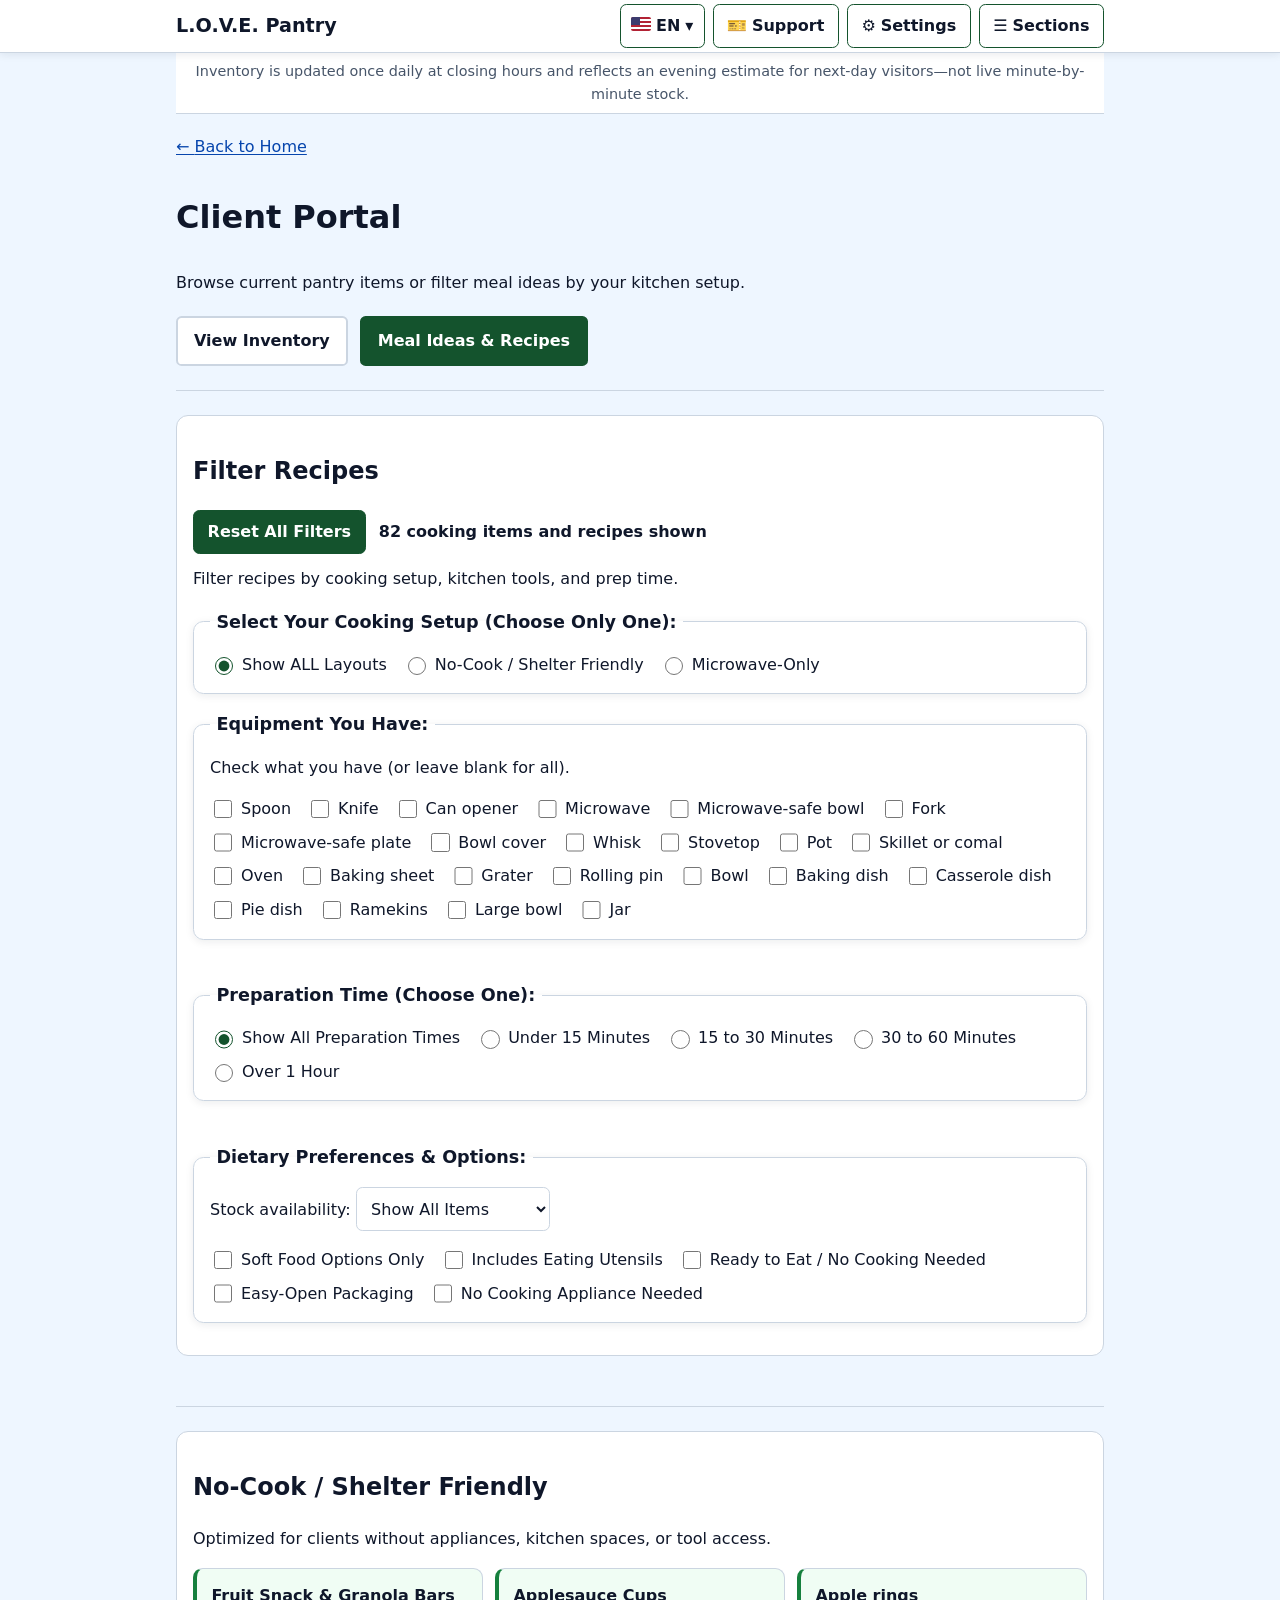
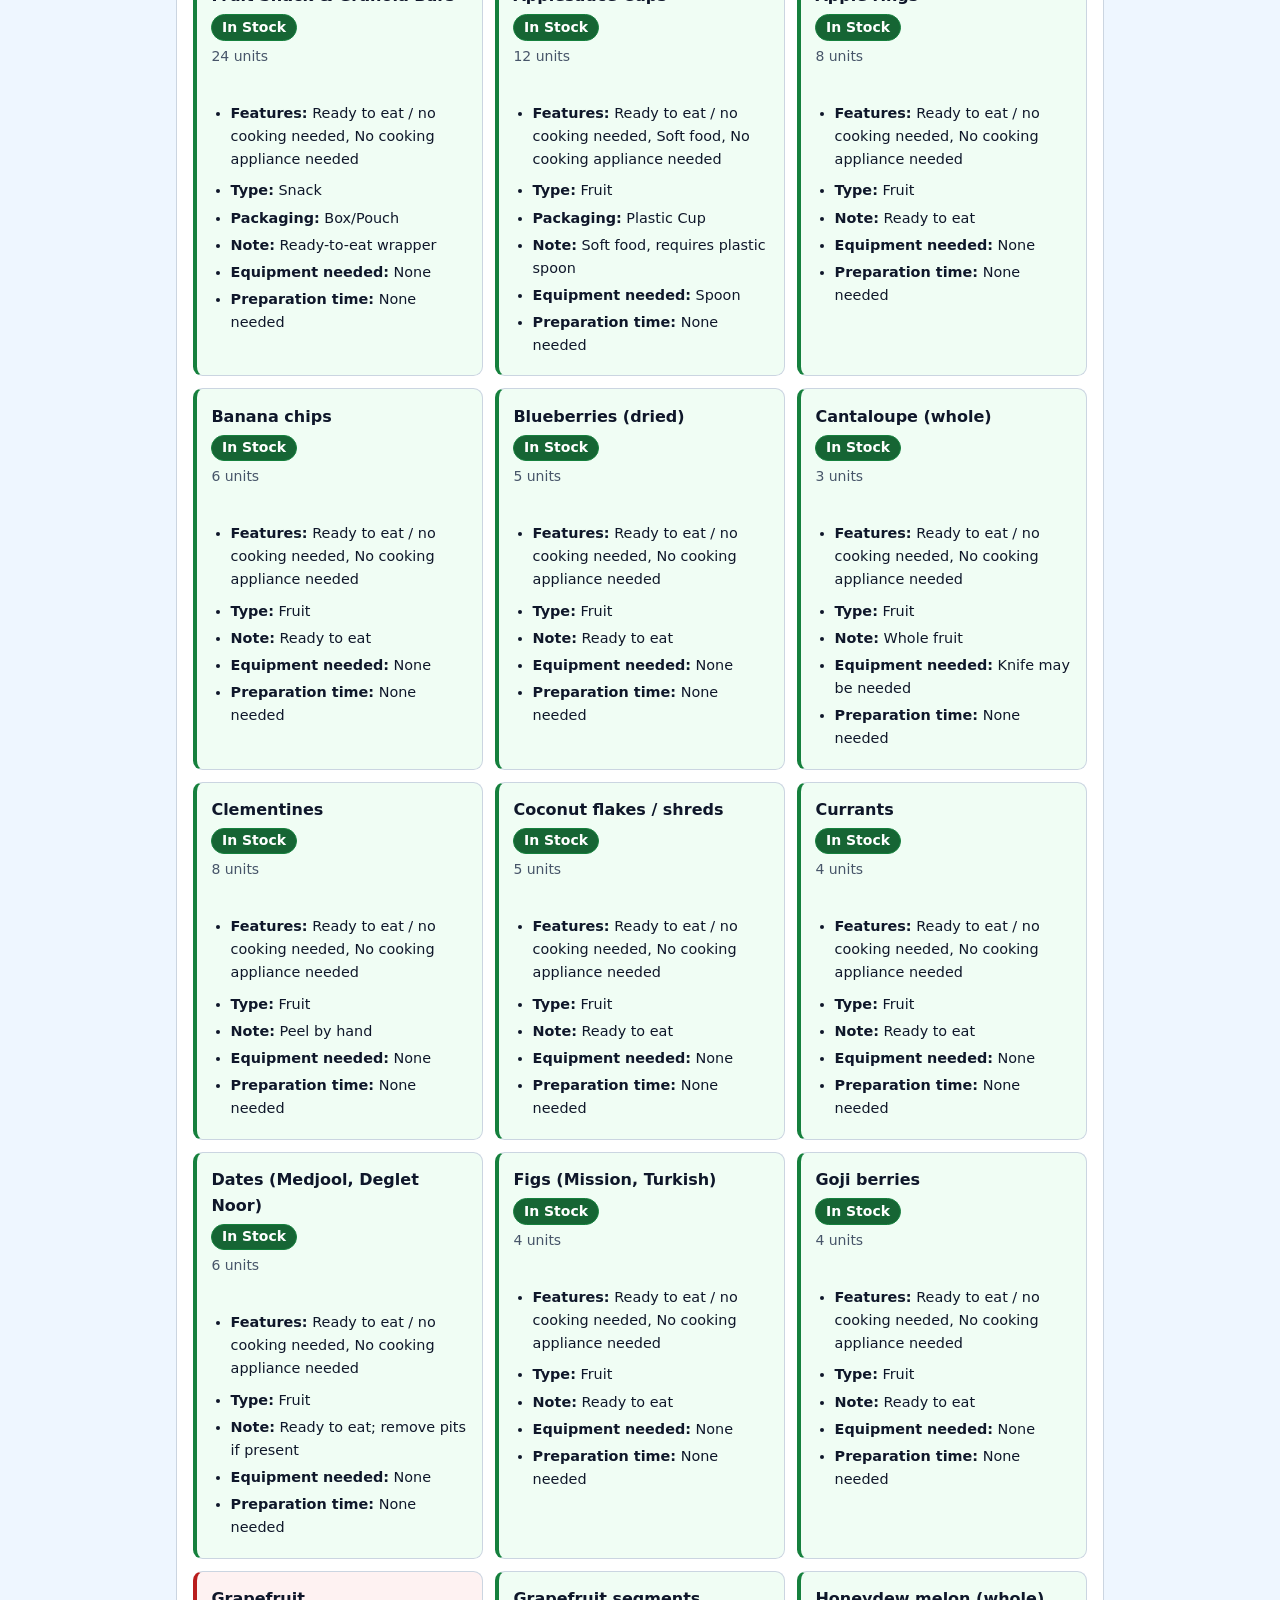
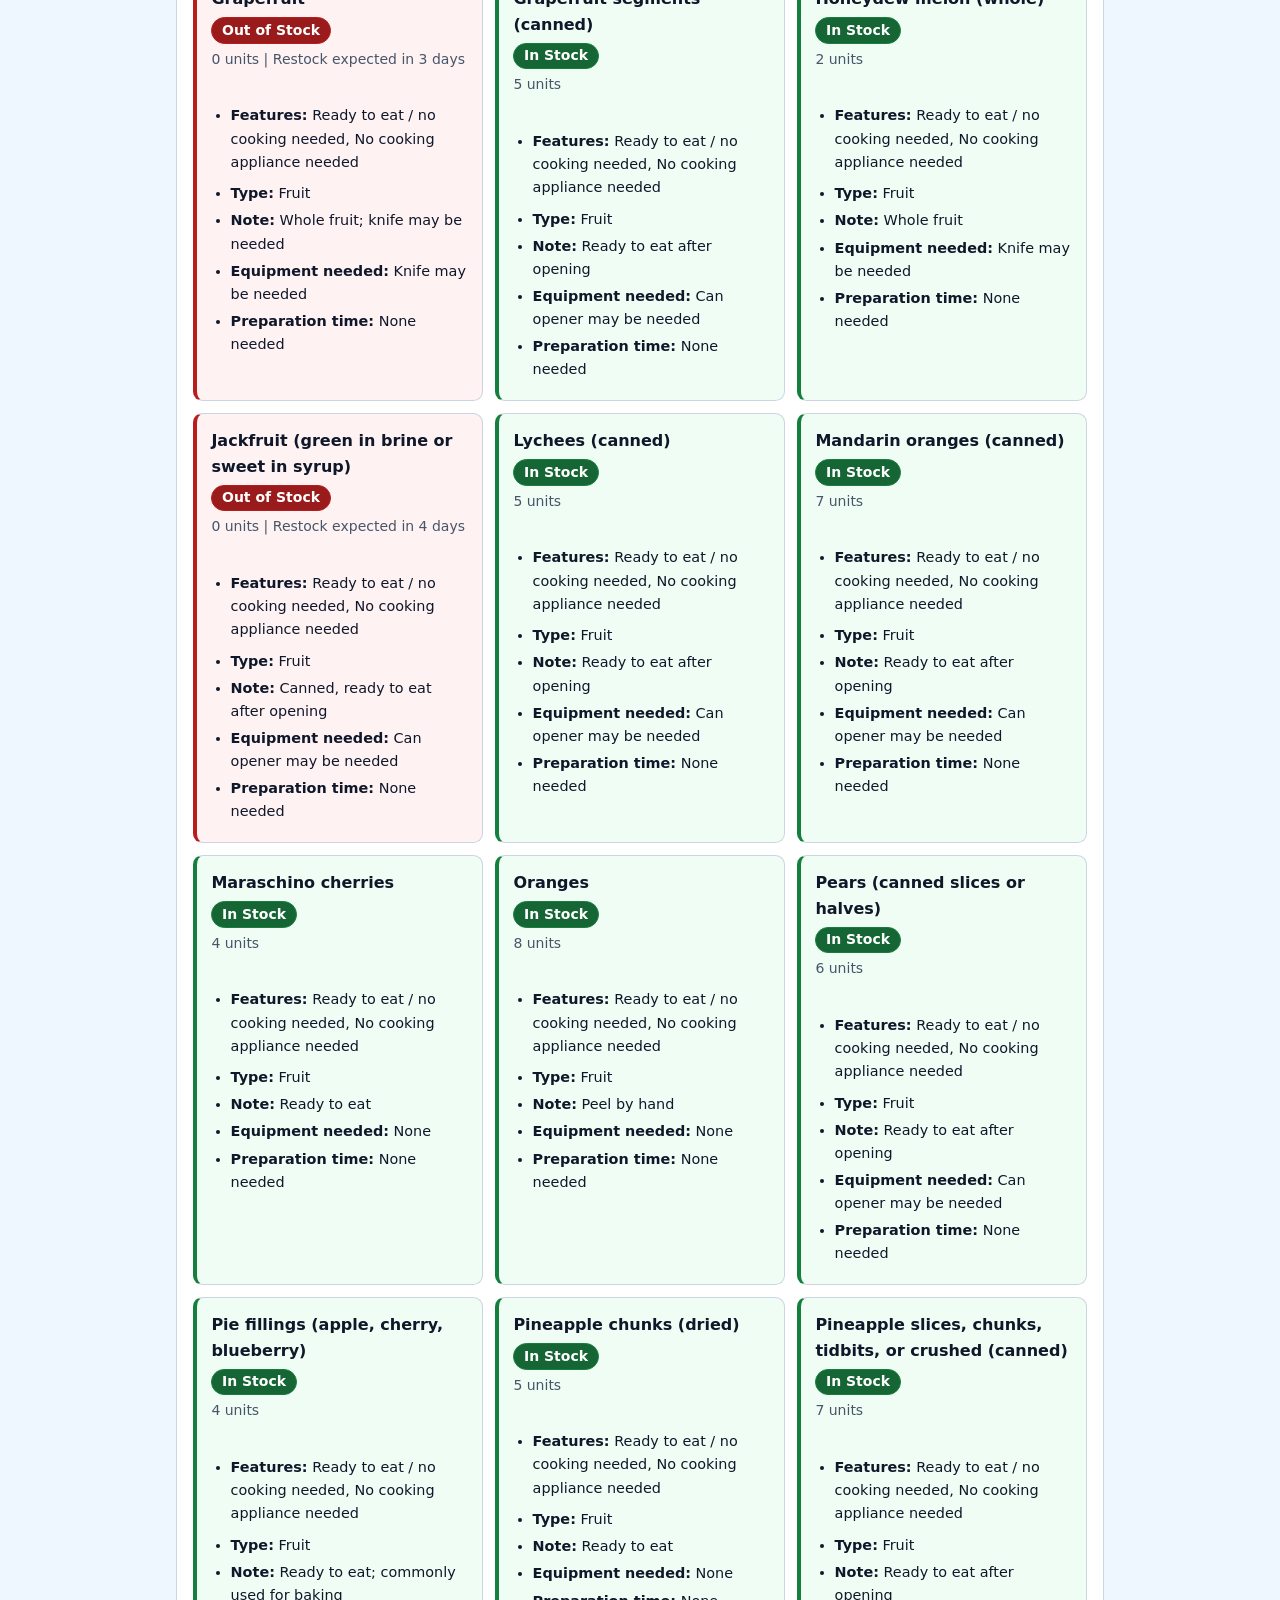
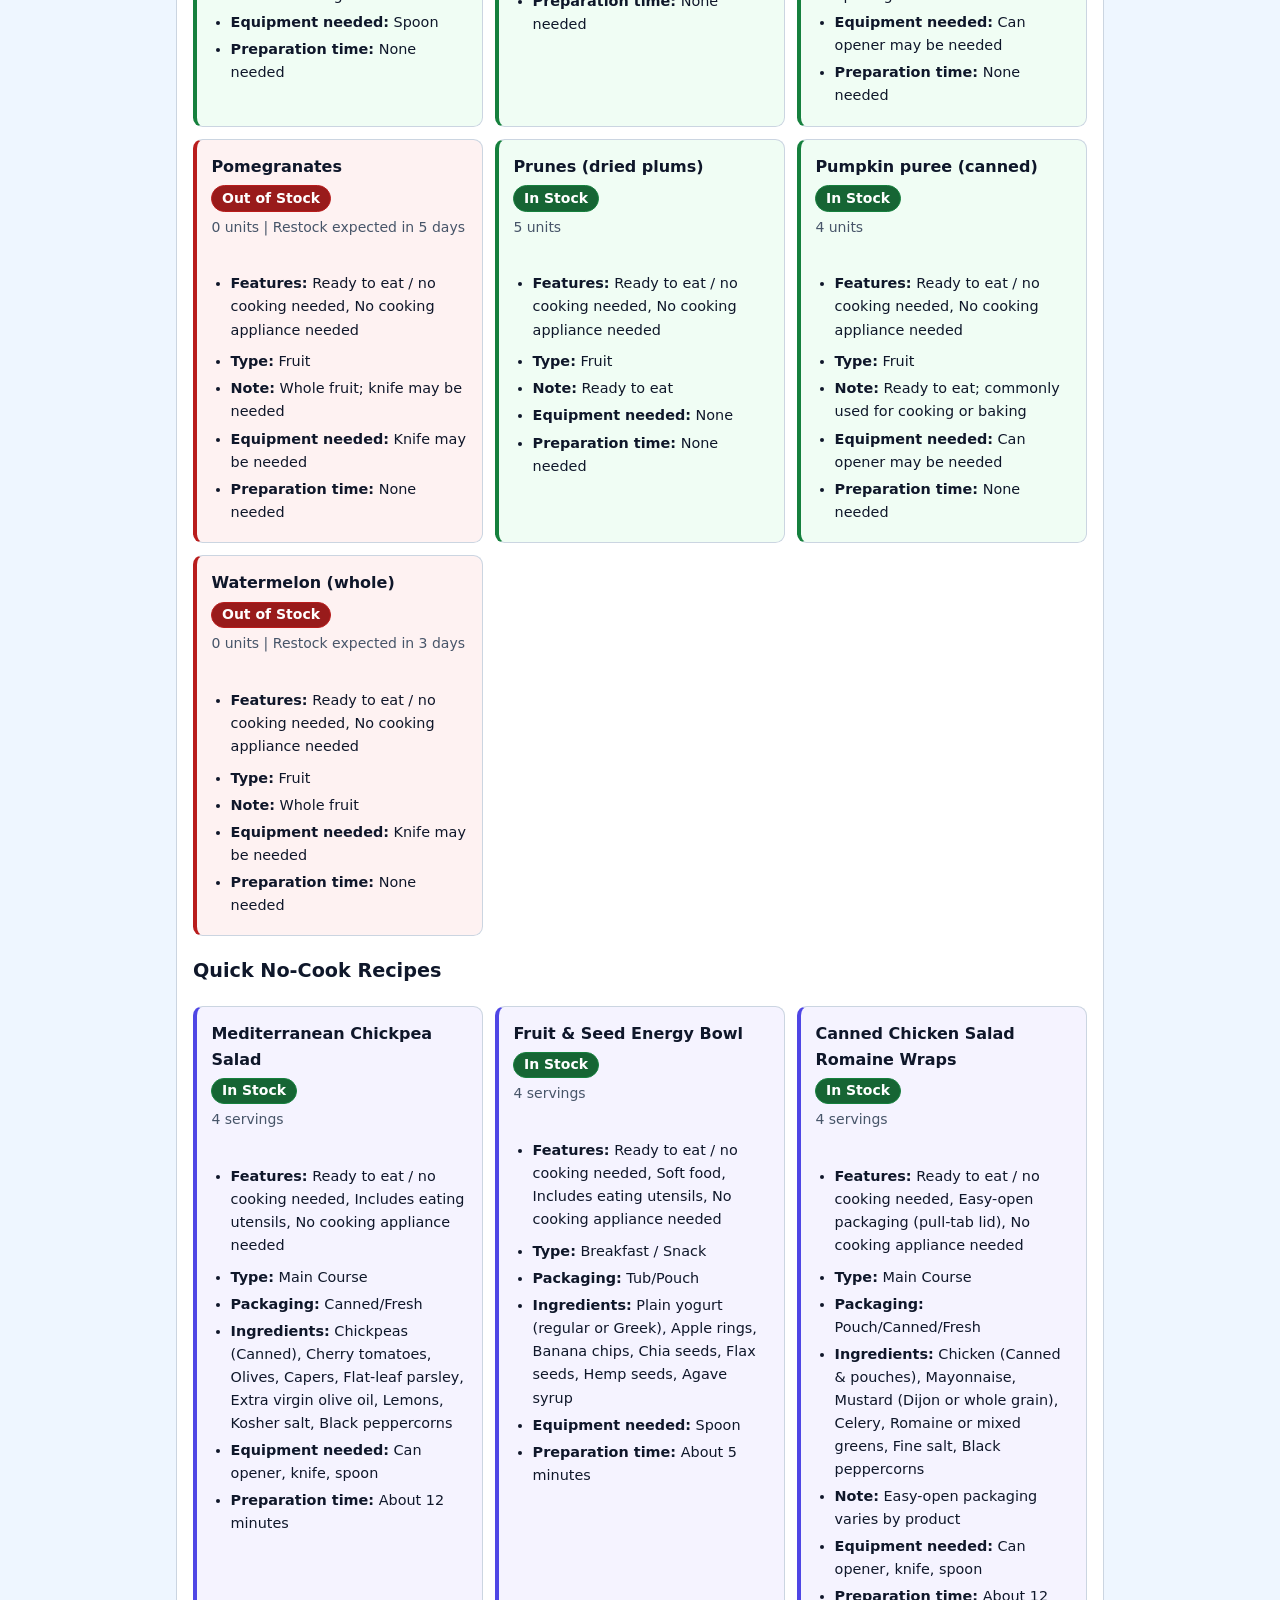
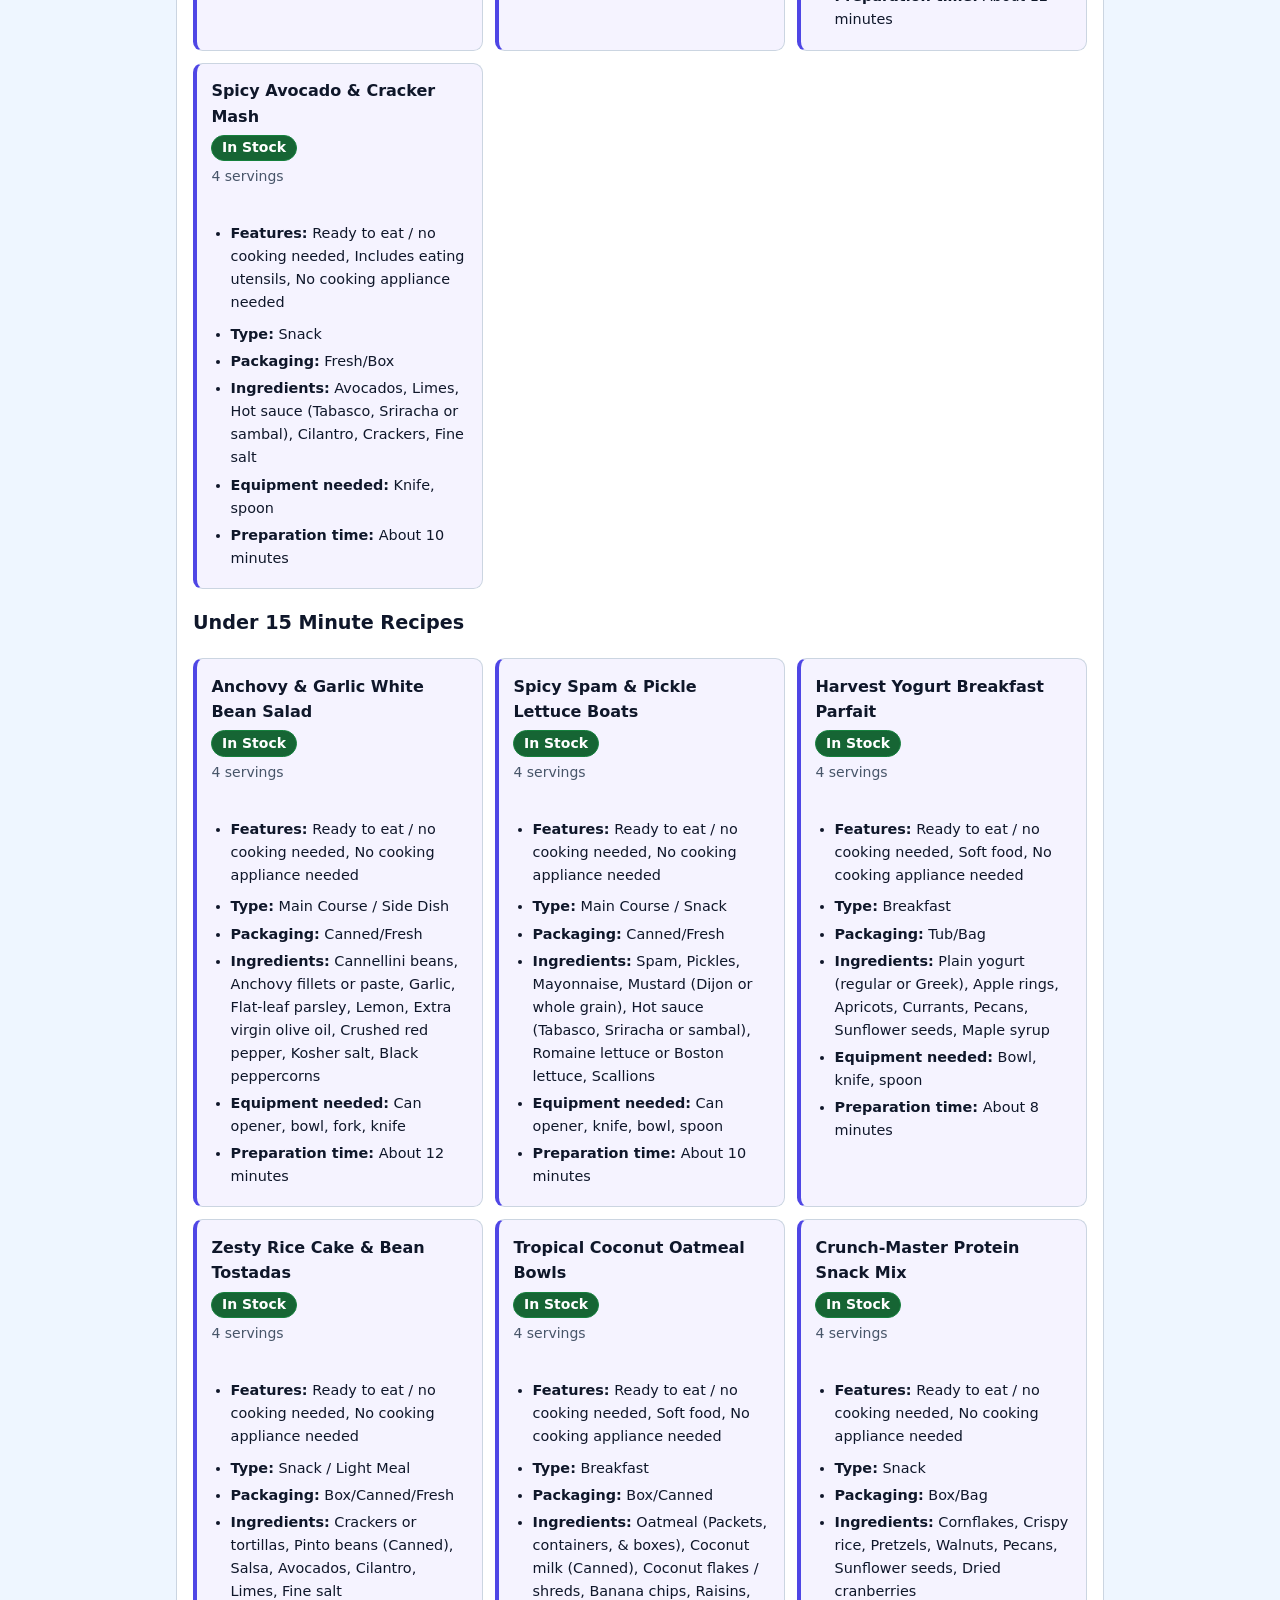
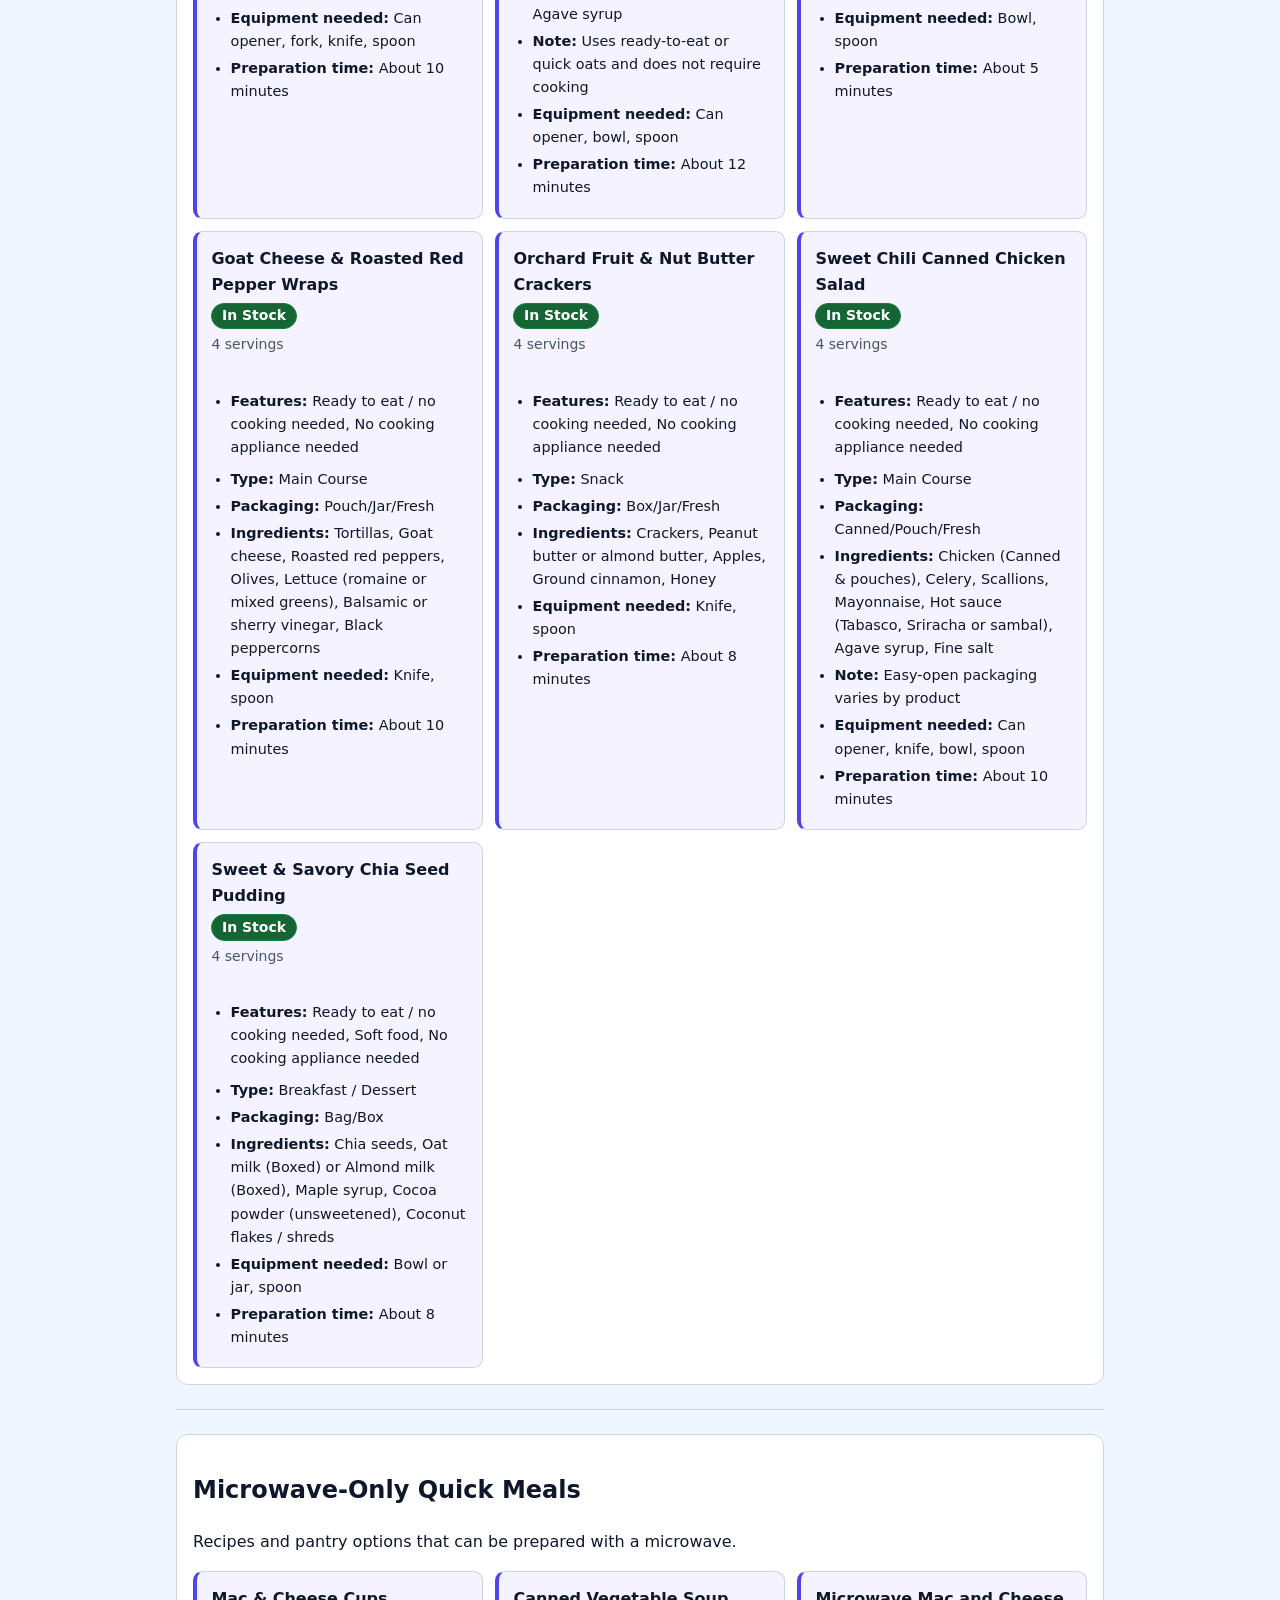
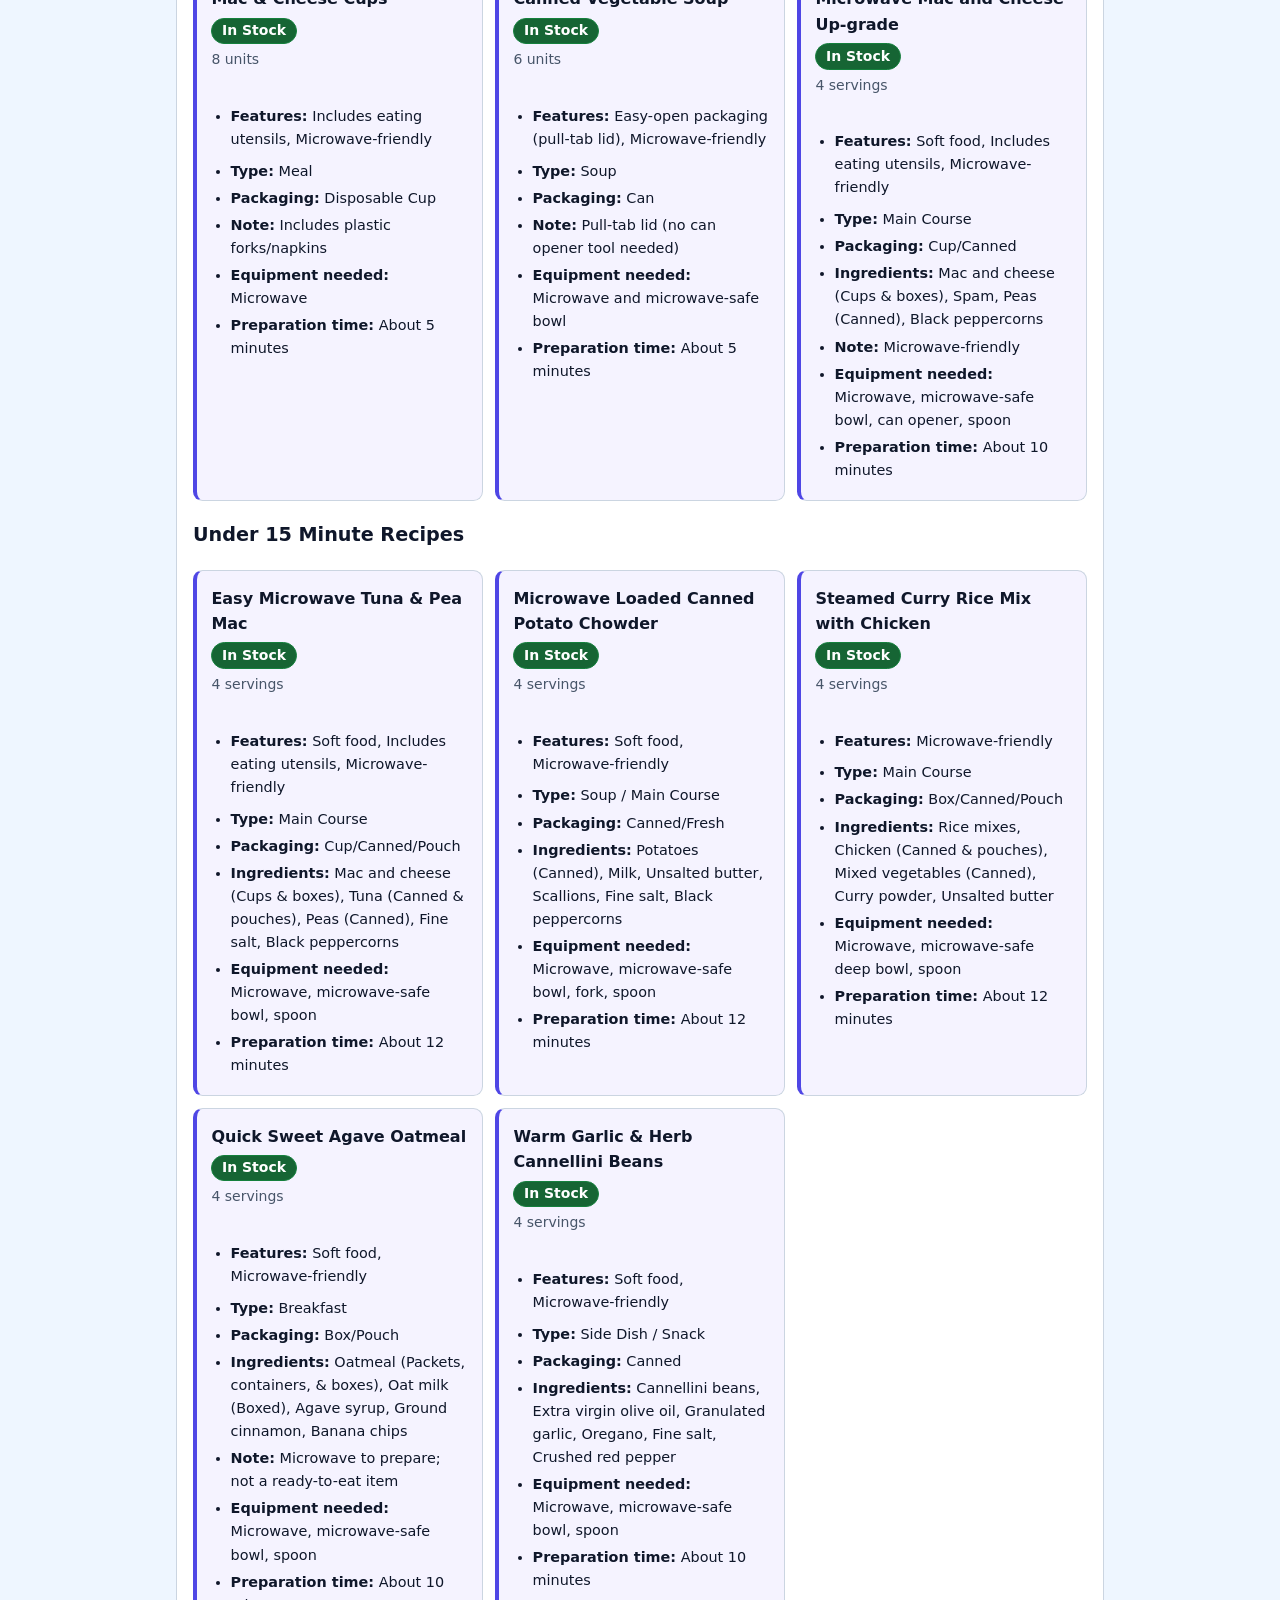
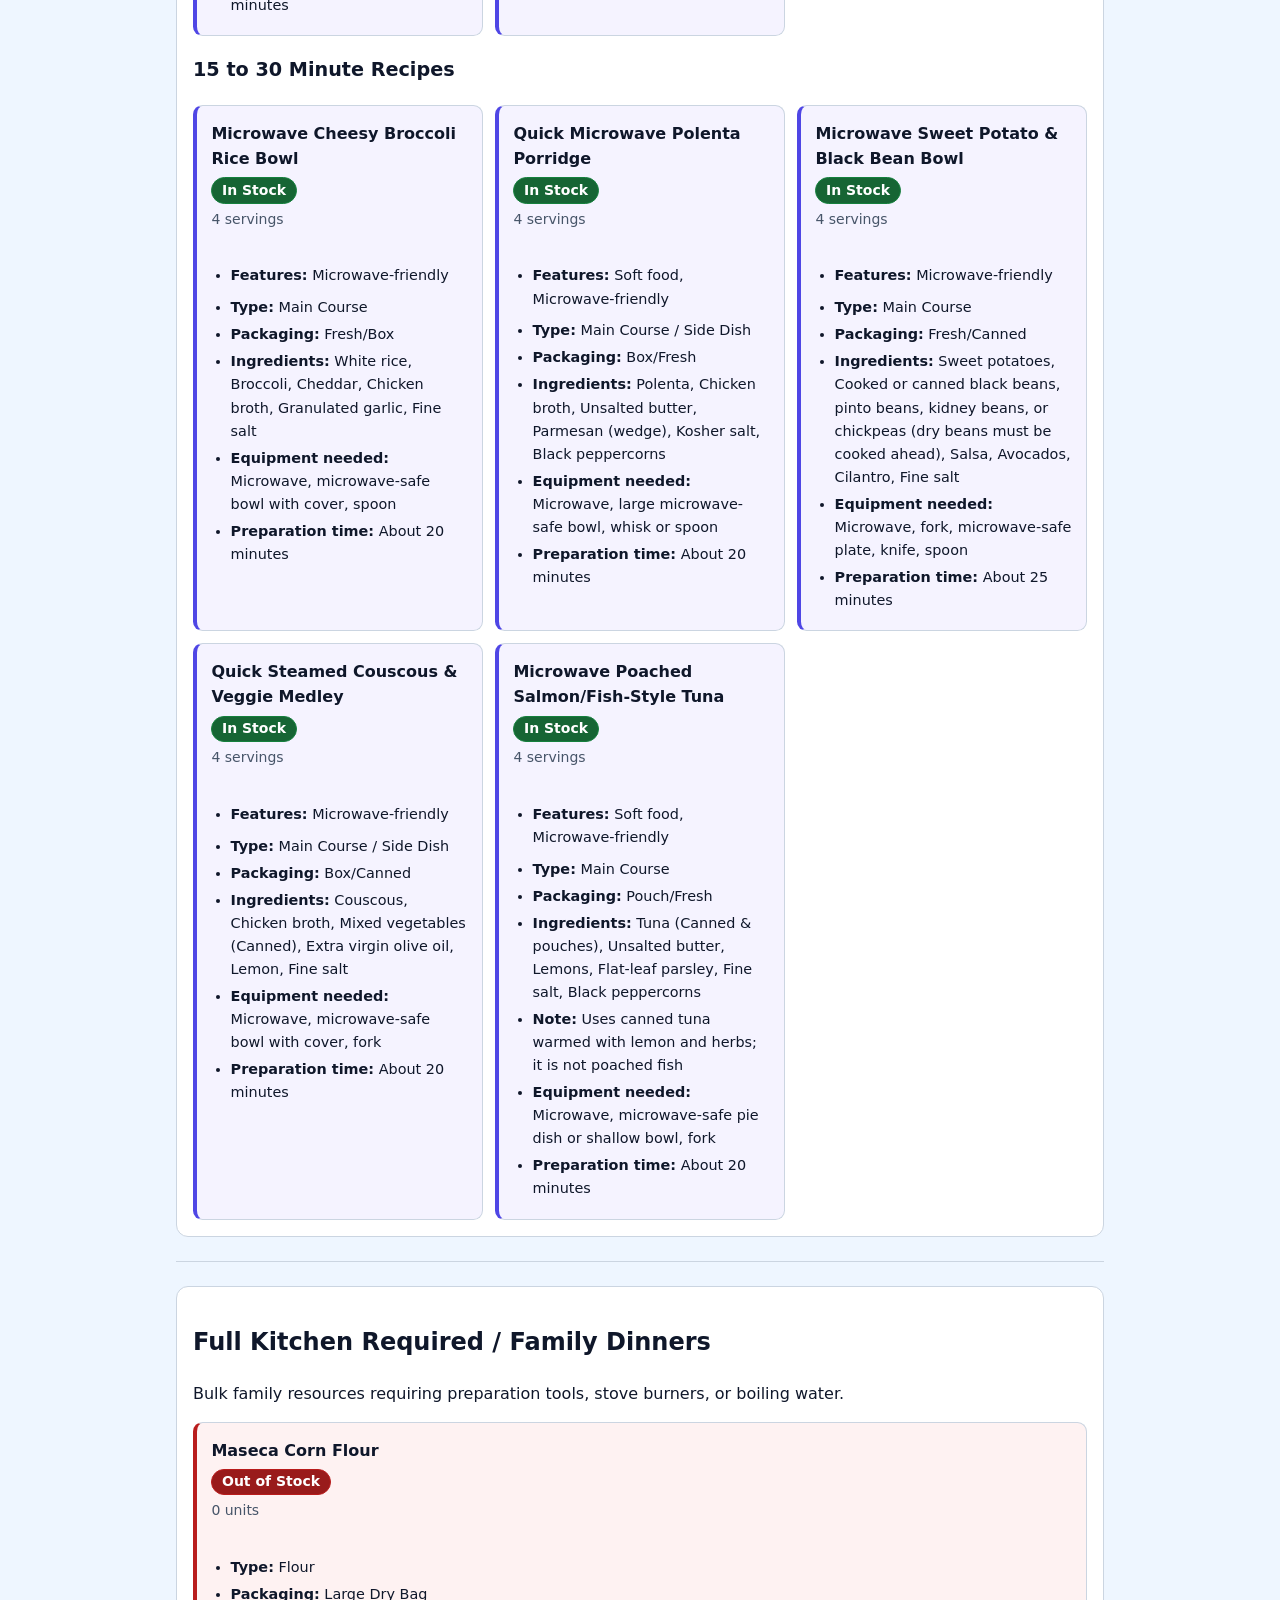
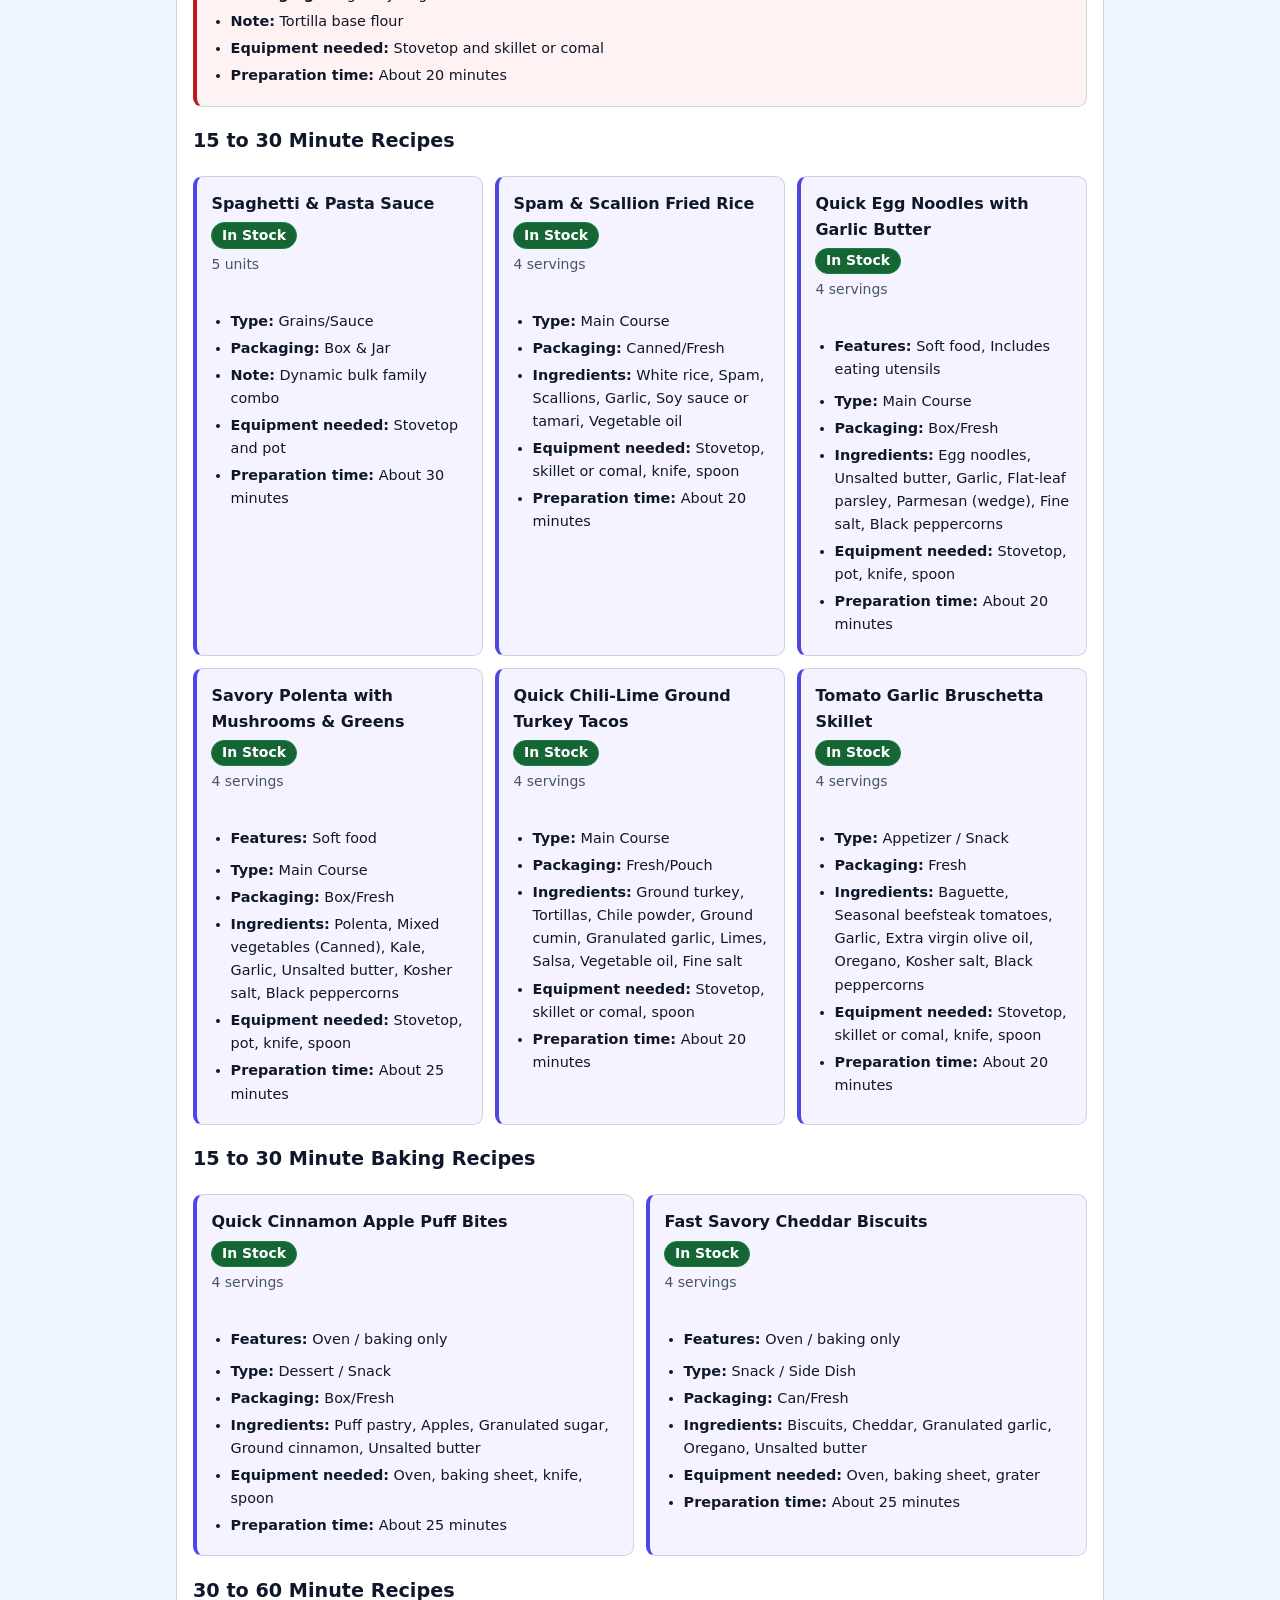
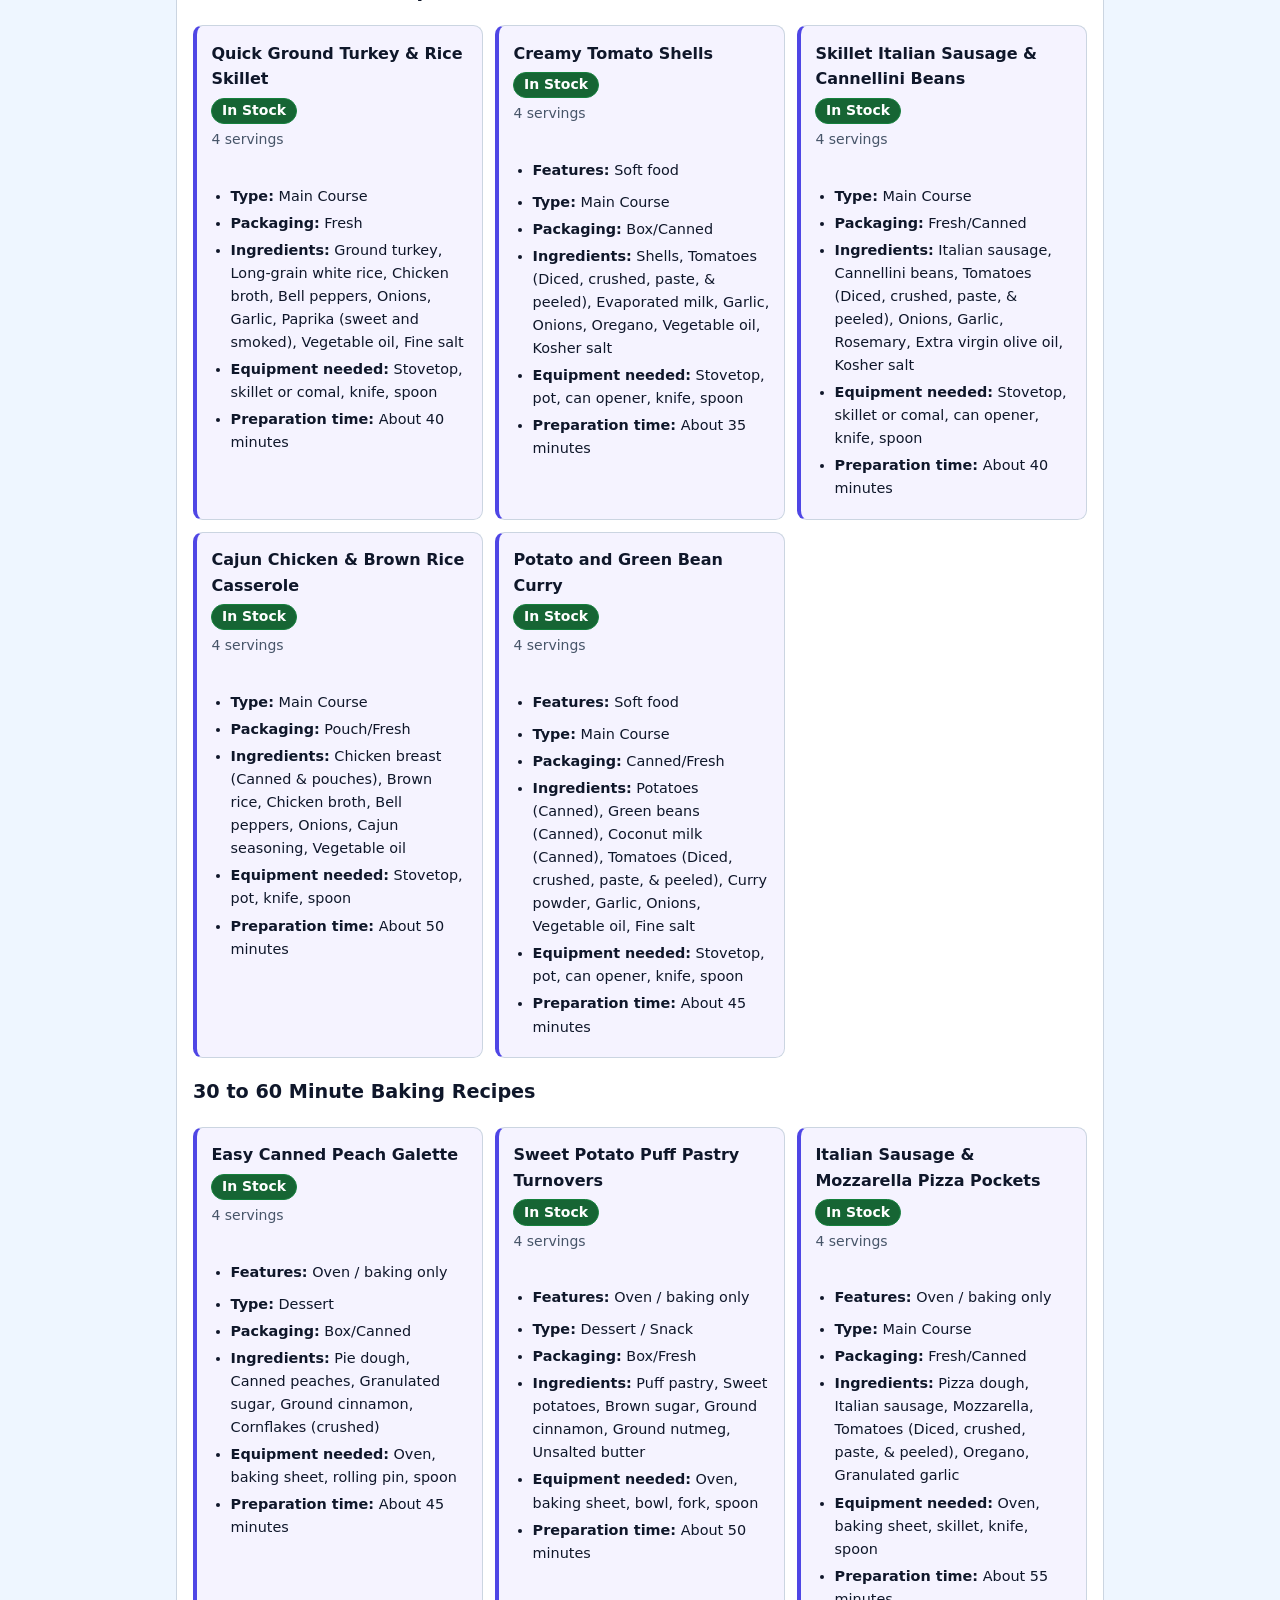
<file: recipes.html>
<!DOCTYPE html>
<html lang="en">
<head>
  <meta charset="UTF-8">
  <meta name="viewport" content="width=device-width, initial-scale=1.0">
  <title data-i18n="recipesPageTitle">Meal Ideas &amp; Recipes | L.O.V.E. Pantry</title>
  <script>
    (() => {
      const sizes = ["xs", "s", "m", "l", "xl"];
      const themes = ["default", "dark", "soft", "sepia", "colorblind", "high-contrast"];
      let language = "en";
      let size = null;
      let theme = null;
      try {
        size = localStorage.getItem("love-pantry-text-size");
        theme = localStorage.getItem("love-pantry-theme");
        const savedLanguage = localStorage.getItem("a11y-lang");
        language = ["en", "es", "fr"].includes(savedLanguage) ? savedLanguage : "en";
      } catch (error) {
        console.warn("Unable to read saved accessibility preferences.", error);
        size = null;
        theme = null;
      }
      if (!sizes.includes(size)) size = "m";
      if (!themes.includes(theme)) {
        theme = matchMedia("(prefers-contrast: more)").matches
          ? "high-contrast"
          : matchMedia("(prefers-color-scheme: dark)").matches
            ? "dark"
            : "default";
      }
      document.documentElement.dataset.textSize = size;
      document.documentElement.dataset.theme = theme;
      document.documentElement.lang = language;
    })();
  </script>
  <script>
    (() => {
      try {
        const savedLanguage = localStorage.getItem("a11y-lang");
        if (savedLanguage === "es" || savedLanguage === "fr") {
          document.documentElement.lang = savedLanguage;
          document.documentElement.dataset.i18nPending = "";
          window.setTimeout(() => document.documentElement.removeAttribute("data-i18n-pending"), 300);
        }
      } catch (error) {
        console.warn("Unable to preload saved language.", error);
      }
    })();
  </script>
  <link rel="stylesheet" href="style.css">
</head>
<body data-portal-mode="recipes">

  <header class="site-header">
    <a class="brand-link" href="index.html">L.O.V.E. Pantry</a>
    <nav class="nav-actions" aria-label="Page controls" data-i18n-aria-label="pageControls">
      <div class="language-dropdown">
        <button type="button" class="header-action language-trigger" id="language-trigger" aria-expanded="false" aria-controls="language-menu" aria-label="Language">
          <span class="language-current-flag" aria-hidden="true">
            <svg width="20" height="14" viewBox="0 0 20 14" style="border-radius: 2px; display: block;">
              <rect width="20" height="14" fill="#b22234"/>
              <path d="M0 3h20M0 7h20M0 11h20" stroke="#fff" stroke-width="2"/>
              <rect width="9" height="8" fill="#3c3b6e"/>
            </svg>
          </span>
          <span class="language-current-code">EN</span>
          <span aria-hidden="true">▾</span>
        </button>
        <div class="language-menu" id="language-menu" hidden>
          <button type="button" class="language-option" data-language="en" aria-pressed="true">
            <svg aria-hidden="true" width="20" height="14" viewBox="0 0 20 14" style="border-radius: 2px; flex-shrink: 0;">
              <rect width="20" height="14" fill="#b22234"/>
              <path d="M0 3h20M0 7h20M0 11h20" stroke="#fff" stroke-width="2"/>
              <rect width="9" height="8" fill="#3c3b6e"/>
            </svg>
            <span>English (EN)</span>
          </button>
          <button type="button" class="language-option" data-language="es" aria-pressed="false">
            <svg aria-hidden="true" width="20" height="14" viewBox="0 0 21 14" style="border-radius: 2px; flex-shrink: 0;">
              <rect width="7" height="14" fill="#006847"/>
              <rect x="7" width="7" height="14" fill="#ffffff"/>
              <rect x="14" width="7" height="14" fill="#ce1126"/>
              <circle cx="10.5" cy="7" r="1.6" fill="#8c6239"/>
            </svg>
            <span>Español (ES)</span>
          </button>
          <button type="button" class="language-option" data-language="fr" aria-pressed="false">
            <svg aria-hidden="true" width="20" height="14" viewBox="0 0 21 14" style="border-radius: 2px; flex-shrink: 0;">
              <rect width="7" height="14" fill="#002395"/>
              <rect x="7" width="7" height="14" fill="#ffffff"/>
              <rect x="14" width="7" height="14" fill="#ed2939"/>
            </svg>
            <span>Français (FR)</span>
          </button>
        </div>
      </div>
      <a class="header-action support-link" href="support.html"><span aria-hidden="true">🎫 </span><span data-i18n="supportLink">Support</span></a>
      <button type="button" class="header-action" id="settings-toggle" aria-label="Settings" data-i18n-aria-label="settings" aria-expanded="false" aria-controls="settings-drawer"><span class="header-action-icon" aria-hidden="true">⚙️</span><span class="header-action-label" data-i18n="settings">Settings</span></button>
      <button type="button" class="header-action" id="sections-trigger" aria-label="Sections" data-i18n-aria-label="sections" aria-expanded="false" aria-controls="sections-drawer"><span class="header-action-icon" aria-hidden="true">☰</span><span class="header-action-label" data-i18n="sections">Sections</span></button>
    </nav>
    <section class="settings-drawer" id="settings-drawer" aria-labelledby="settings-heading" hidden>
      <div class="drawer-heading">
        <h2 id="settings-heading" data-i18n="accessibilitySettings">Accessibility Settings</h2>
        <button type="button" class="drawer-close" aria-label="Close settings" data-i18n-aria-label="closeSettings">×</button>
      </div>
      <fieldset>
        <legend data-i18n="textSize">Text Size</legend>
        <div class="setting-options" role="group" aria-label="Text size" data-i18n-aria-label="textSizeGroup">
          <button type="button" data-text-size="xs" aria-pressed="false">XS</button>
          <button type="button" data-text-size="s" aria-pressed="false">S</button>
          <button type="button" data-text-size="m" aria-pressed="true">M</button>
          <button type="button" data-text-size="l" aria-pressed="false">L</button>
          <button type="button" data-text-size="xl" aria-pressed="false">XL</button>
        </div>
      </fieldset>
      <fieldset>
        <legend data-i18n="colorTheme">Color Theme</legend>
        <div class="setting-options theme-options" role="group" aria-label="Color theme" data-i18n-aria-label="colorThemeGroup">
          <button type="button" data-theme-choice="default" aria-pressed="true" data-i18n="defaultTheme">Default</button>
          <button type="button" data-theme-choice="dark" aria-pressed="false" data-i18n="darkTheme">Dark</button>
          <button type="button" data-theme-choice="soft" aria-pressed="false" data-i18n="softTheme">Soft</button>
          <button type="button" data-theme-choice="sepia" aria-pressed="false" data-i18n="sepiaTheme">Sepia</button>
          <button type="button" data-theme-choice="colorblind" aria-pressed="false" data-i18n="colorblindSafe">Colorblind-Safe</button>
          <button type="button" data-theme-choice="high-contrast" aria-pressed="false" data-i18n="highContrast">High Contrast</button>
        </div>
      </fieldset>
      <section id="tts-section" aria-labelledby="tts-heading">
        <h3 id="tts-heading" data-i18n="readAloud">Read Aloud</h3>
        <div class="speech-actions">
          <button type="button" id="tts-play"><span aria-hidden="true">▶ </span><span data-i18n="play">Play</span></button>
          <button type="button" id="tts-pause"><span aria-hidden="true">⏸ </span><span data-i18n="pause">Pause</span></button>
          <button type="button" id="tts-stop"><span aria-hidden="true">⏹ </span><span data-i18n="stop">Stop</span></button>
        </div>
        <label for="tts-voice" data-i18n="voice">Voice</label>
        <div class="voice-controls">
          <select id="tts-voice">
            <option value="" data-i18n="systemDefault">System Default</option>
          </select>
          <button type="button" id="tts-test"><span aria-hidden="true">🔊 </span><span data-i18n="test">Test</span></button>
        </div>
        <p id="tts-spanish-voice-note" class="voice-help" hidden data-i18n="spanishVoiceHelp">Spanish voices depend on your browser/OS (Microsoft Edge includes built-in Spanish voices).</p>
        <label for="tts-rate"><span data-i18n="readingPace">Reading Pace</span> (<output id="tts-rate-value" for="tts-rate">1.0x</output>)</label>
        <input id="tts-rate" type="range" min="0.7" max="1.5" step="0.1" value="1">
        <label for="tts-volume"><span data-i18n="volume">Volume</span> (<output id="tts-volume-value" for="tts-volume">100%</output>)</label>
        <input id="tts-volume" type="range" min="0" max="1" step="0.05" value="1">
      </section>
      <button type="button" class="reset-settings" data-i18n="resetSettings">Reset All Settings</button>
    </section>
    <nav class="sections-drawer" id="sections-drawer" aria-label="Jump to a section" data-i18n-aria-label="jumpToSection" hidden>
      <div class="drawer-heading">
        <h2 data-i18n="jumpToSection">Jump to a Section</h2>
        <button type="button" class="drawer-close" aria-label="Close sections" data-i18n-aria-label="closeSettings">×</button>
      </div>
      <a href="#filter-controls" data-i18n="filterRecipes">Filter Recipes</a>
      <a href="#no-cook" data-i18n="noCookSection">No-Cook / Shelter Friendly</a>
      <div class="sections-sublist">
        <a href="#no-cook-under-15" data-i18n="under15">Under 15 Minutes</a>
      </div>
      <a href="#microwave" data-i18n="microwaveOnly">Microwave-Only</a>
      <div class="sections-sublist">
        <a href="#microwave-under-15" data-i18n="under15">Under 15 Minutes</a>
        <a href="#microwave-15-to-30" data-i18n="15to30">15 to 30 Minutes</a>
      </div>
      <a href="#full-kitchen" data-i18n="fullKitchenRequired">Full Kitchen Required</a>
      <div class="sections-sublist">
        <a href="#full-kitchen-15-to-30" data-i18n="15to30">15 to 30 Minutes</a>
        <a href="#full-kitchen-30-to-60" data-i18n="30to60">30 to 60 Minutes</a>
        <a href="#full-kitchen-over-60" data-i18n="over1Hour">Over 1 Hour</a>
      </div>
    </nav>
  </header>

  <p class="daily-sync-notice" role="note" data-i18n="dailySyncNotice">Inventory is updated once daily at closing hours and reflects an evening estimate for next-day visitors—not live minute-by-minute stock.</p>

  <section class="page-intro" aria-labelledby="portal-title">
    <a class="back-home" href="index.html"><span aria-hidden="true">← </span><span data-i18n="backHome">Back to Home</span></a>
    <h1 id="portal-title" data-i18n="clientPortal">Client Portal</h1>
    <p data-i18n="prototypeNotice">Browse current pantry items or filter meal ideas by your kitchen setup.</p>
    <nav class="portal-mode-switcher" aria-label="Client portal views" data-i18n-aria-label="portalViews">
      <a class="portal-mode-link" href="clientPortal.html" data-i18n="viewInventory">View Inventory</a>
      <a class="portal-mode-link is-active" href="recipes.html" aria-current="page" data-i18n="mealIdeasRecipes">Meal Ideas &amp; Recipes</a>
    </nav>
  </section>

  <hr>

  <!-- Radio buttons and Checkbox Interfaces  -->
  <section id="filter-controls">
    <h2 data-i18n="filterRecipes">Filter Recipes</h2>
    <button type="button" id="reset-all-filters" data-i18n="resetFilters">Reset All Filters</button>
    <p id="visible-results-count" role="status" aria-live="polite" aria-atomic="true"></p>
    <p data-i18n="recipeFilterNotice">Filter recipes by cooking setup, kitchen tools, and prep time.</p>

    <!-- Radio buttons: No Cook and Microwave -->
    <fieldset>
      <legend data-i18n="cookingSetup">Select Your Cooking Setup (Choose Only One):</legend>
      <div class="radio-options">
        <p>
          <input type="radio" id="setup-all" name="cooking-setup" value="all" checked>
          <label for="setup-all" data-i18n="showAllLayouts">Show ALL Layouts</label>
        </p>
        <p>
          <input type="radio" id="setup-nocook" name="cooking-setup" value="nocook">
          <label for="setup-nocook" data-i18n="noCookSection">No-Cook / Shelter Friendly</label>
        </p>
        <p>
          <input type="radio" id="setup-microwave" name="cooking-setup" value="microwave">
          <label for="setup-microwave" data-i18n="microwaveOnly">Microwave-Only</label>
        </p>
      </div>
    </fieldset>

    <fieldset>
      <legend>Equipment You Have:</legend>
      <p>Check what you have (or leave blank for all).</p>
      <div class="checkbox-options">
        <p>
          <input type="checkbox" id="tool-spoon" name="kitchen-tools" value="spoon">
          <label for="tool-spoon">Spoon</label>
        </p>
        <p>
          <input type="checkbox" id="tool-knife" name="kitchen-tools" value="knife">
          <label for="tool-knife">Knife</label>
        </p>
        <p>
          <input type="checkbox" id="tool-can-opener" name="kitchen-tools" value="can-opener">
          <label for="tool-can-opener">Can opener</label>
        </p>
        <p>
          <input type="checkbox" id="tool-microwave" name="kitchen-tools" value="microwave">
          <label for="tool-microwave">Microwave</label>
        </p>
        <p>
          <input type="checkbox" id="tool-microwave-safe-bowl" name="kitchen-tools" value="microwave-safe-bowl">
          <label for="tool-microwave-safe-bowl">Microwave-safe bowl</label>
        </p>
        <p>
          <input type="checkbox" id="tool-fork" name="kitchen-tools" value="fork">
          <label for="tool-fork">Fork</label>
        </p>
        <p>
          <input type="checkbox" id="tool-microwave-safe-plate" name="kitchen-tools" value="microwave-safe-plate">
          <label for="tool-microwave-safe-plate">Microwave-safe plate</label>
        </p>
        <p>
          <input type="checkbox" id="tool-bowl-cover" name="kitchen-tools" value="bowl-cover">
          <label for="tool-bowl-cover">Bowl cover</label>
        </p>
        <p>
          <input type="checkbox" id="tool-whisk" name="kitchen-tools" value="whisk">
          <label for="tool-whisk">Whisk</label>
        </p>
        <p>
          <input type="checkbox" id="tool-stovetop" name="kitchen-tools" value="stovetop">
          <label for="tool-stovetop">Stovetop</label>
        </p>
        <p>
          <input type="checkbox" id="tool-pot" name="kitchen-tools" value="pot">
          <label for="tool-pot">Pot</label>
        </p>
        <p>
          <input type="checkbox" id="tool-skillet-comal" name="kitchen-tools" value="skillet-comal">
          <label for="tool-skillet-comal">Skillet or comal</label>
        </p>
        <p>
          <input type="checkbox" id="tool-oven" name="kitchen-tools" value="oven">
          <label for="tool-oven">Oven</label>
        </p>
        <p>
          <input type="checkbox" id="tool-baking-sheet" name="kitchen-tools" value="baking-sheet">
          <label for="tool-baking-sheet">Baking sheet</label>
        </p>
        <p>
          <input type="checkbox" id="tool-grater" name="kitchen-tools" value="grater">
          <label for="tool-grater">Grater</label>
        </p>
        <p>
          <input type="checkbox" id="tool-rolling-pin" name="kitchen-tools" value="rolling-pin">
          <label for="tool-rolling-pin">Rolling pin</label>
        </p>
        <p>
          <input type="checkbox" id="tool-bowl" name="kitchen-tools" value="bowl">
          <label for="tool-bowl">Bowl</label>
        </p>
        <p>
          <input type="checkbox" id="tool-baking-dish" name="kitchen-tools" value="baking-dish">
          <label for="tool-baking-dish">Baking dish</label>
        </p>
        <p>
          <input type="checkbox" id="tool-casserole-dish" name="kitchen-tools" value="casserole-dish">
          <label for="tool-casserole-dish">Casserole dish</label>
        </p>
        <p>
          <input type="checkbox" id="tool-pie-dish" name="kitchen-tools" value="pie-dish">
          <label for="tool-pie-dish">Pie dish</label>
        </p>
        <p>
          <input type="checkbox" id="tool-ramekins" name="kitchen-tools" value="ramekins">
          <label for="tool-ramekins">Ramekins</label>
        </p>
        <p>
          <input type="checkbox" id="tool-large-bowl" name="kitchen-tools" value="large-bowl">
          <label for="tool-large-bowl">Large bowl</label>
        </p>
        <p>
          <input type="checkbox" id="tool-jar" name="kitchen-tools" value="jar">
          <label for="tool-jar">Jar</label>
        </p>
      </div>
    </fieldset>

    <br>

    <fieldset>
      <legend>Preparation Time (Choose One):</legend>
      <div class="radio-options">
        <p>
          <input type="radio" id="time-all" name="preparation-time" value="all" checked>
          <label for="time-all">Show All Preparation Times</label>
        </p>
        <p>
          <input type="radio" id="time-under-15" name="preparation-time" value="under-15">
          <label for="time-under-15">Under 15 Minutes</label>
        </p>
        <p>
          <input type="radio" id="time-15-to-30" name="preparation-time" value="15-to-30">
          <label for="time-15-to-30">15 to 30 Minutes</label>
        </p>
        <p>
          <input type="radio" id="time-30-to-60" name="preparation-time" value="30-to-60">
          <label for="time-30-to-60">30 to 60 Minutes</label>
        </p>
        <p>
          <input type="radio" id="time-over-60" name="preparation-time" value="over-60">
          <label for="time-over-60">Over 1 Hour</label>
        </p>
      </div>
    </fieldset>

    <br>

    <!-- Checkbox and Dropdown Interfaces -->
    <fieldset>
      <legend>Dietary Preferences & Options:</legend>
      <p>
        <label for="pref-stock-select">Stock availability:</label>
        <select id="pref-stock-select" name="stock-status">
          <option value="all" selected>Show All Items</option>
          <option value="instock">In-stock items only</option>
        </select>
      </p>
      <div class="checkbox-options">
        <p>
          <input type="checkbox" id="pref-soft" name="diet-pref" value="soft">
          <label for="pref-soft">Soft Food Options Only</label>
        </p>
        <p>
          <input type="checkbox" id="pref-utensils" name="diet-pref" value="utensils">
          <label for="pref-utensils">Includes Eating Utensils</label>
        </p>
        <p>
          <input type="checkbox" id="pref-ready" name="diet-pref" value="ready">
          <label for="pref-ready">Ready to Eat / No Cooking Needed</label>
        </p>
        <p>
          <input type="checkbox" id="pref-easy-open" name="diet-pref" value="easy-open">
          <label for="pref-easy-open">Easy-Open Packaging</label>
        </p>
        <p>
          <input type="checkbox" id="pref-no-appliance" name="diet-pref" value="no-appliance">
          <label for="pref-no-appliance">No Cooking Appliance Needed</label>
        </p>
      </div>
    </fieldset>
  </section>

  <br>
  <hr>

  <!-- Inventory Content -->
  <main id="inventory-list">
    <!-- Category 1 -->
    <section id="no-cook" data-setup="nocook" data-ready="true" data-no-appliance="true">
      <h2>No-Cook / Shelter Friendly</h2>
      <p>Optimized for clients without appliances, kitchen spaces, or tool access.</p>
      <ul>
        <li data-stock="instock" data-minutes="0">
          <strong>Fruit Snack & Granola Bars</strong> - <span class="status-in">In Stock | 24 units</span>
          <br><small>Type: Snack | Packaging: Box/Pouch | Note: Ready-to-eat wrapper | Equipment needed: None | Preparation time: None needed</small>
        </li>
        <li data-stock="instock" data-soft="true" data-minutes="0" data-tools="spoon">
          <strong>Applesauce Cups</strong> - <span class="status-in">In Stock | 12 units</span>
          <br><small>Type: Fruit | Packaging: Plastic Cup | Note: Soft food, requires plastic spoon | Equipment needed: Spoon | Preparation time: None needed</small>
        </li>
        <li data-stock="instock" data-minutes="0">
          <strong>Apple rings</strong> - <span class="status-in">In Stock | 8 units</span>
          <br><small>Type: Fruit | Note: Ready to eat | Equipment needed: None | Preparation time: None needed</small>
        </li>
        <li data-stock="instock" data-minutes="0">
          <strong>Banana chips</strong> - <span class="status-in">In Stock | 6 units</span>
          <br><small>Type: Fruit | Note: Ready to eat | Equipment needed: None | Preparation time: None needed</small>
        </li>
        <li data-stock="instock" data-minutes="0">
          <strong>Blueberries (dried)</strong> - <span class="status-in">In Stock | 5 units</span>
          <br><small>Type: Fruit | Note: Ready to eat | Equipment needed: None | Preparation time: None needed</small>
        </li>
        <li data-stock="instock" data-minutes="0" data-tools="knife">
          <strong>Cantaloupe (whole)</strong> - <span class="status-in">In Stock | 3 units</span>
          <br><small>Type: Fruit | Note: Whole fruit | Equipment needed: Knife may be needed | Preparation time: None needed</small>
        </li>
        <li data-stock="instock" data-minutes="0">
          <strong>Clementines</strong> - <span class="status-in">In Stock | 8 units</span>
          <br><small>Type: Fruit | Note: Peel by hand | Equipment needed: None | Preparation time: None needed</small>
        </li>
        <li data-stock="instock" data-minutes="0">
          <strong>Coconut flakes / shreds</strong> - <span class="status-in">In Stock | 5 units</span>
          <br><small>Type: Fruit | Note: Ready to eat | Equipment needed: None | Preparation time: None needed</small>
        </li>
        <li data-stock="instock" data-minutes="0">
          <strong>Currants</strong> - <span class="status-in">In Stock | 4 units</span>
          <br><small>Type: Fruit | Note: Ready to eat | Equipment needed: None | Preparation time: None needed</small>
        </li>
        <li data-stock="instock" data-minutes="0">
          <strong>Dates (Medjool, Deglet Noor)</strong> - <span class="status-in">In Stock | 6 units</span>
          <br><small>Type: Fruit | Note: Ready to eat; remove pits if present | Equipment needed: None | Preparation time: None needed</small>
        </li>
        <li data-stock="instock" data-minutes="0">
          <strong>Figs (Mission, Turkish)</strong> - <span class="status-in">In Stock | 4 units</span>
          <br><small>Type: Fruit | Note: Ready to eat | Equipment needed: None | Preparation time: None needed</small>
        </li>
        <li data-stock="instock" data-minutes="0">
          <strong>Goji berries</strong> - <span class="status-in">In Stock | 4 units</span>
          <br><small>Type: Fruit | Note: Ready to eat | Equipment needed: None | Preparation time: None needed</small>
        </li>
        <li data-stock="out" data-minutes="0" data-restock-days="3" data-tools="knife">
          <strong>Grapefruit</strong> - <span class="status-out">Out of Stock | 0 units | Restock expected in 3 days</span>
          <br><small>Type: Fruit | Note: Whole fruit; knife may be needed | Equipment needed: Knife may be needed | Preparation time: None needed</small>
        </li>
        <li data-stock="instock" data-minutes="0" data-tools="can-opener">
          <strong>Grapefruit segments (canned)</strong> - <span class="status-in">In Stock | 5 units</span>
          <br><small>Type: Fruit | Note: Ready to eat after opening | Equipment needed: Can opener may be needed | Preparation time: None needed</small>
        </li>
        <li data-stock="instock" data-minutes="0" data-tools="knife">
          <strong>Honeydew melon (whole)</strong> - <span class="status-in">In Stock | 2 units</span>
          <br><small>Type: Fruit | Note: Whole fruit | Equipment needed: Knife may be needed | Preparation time: None needed</small>
        </li>
        <li data-stock="out" data-minutes="0" data-restock-days="4" data-tools="can-opener">
          <strong>Jackfruit (green in brine or sweet in syrup)</strong> - <span class="status-out">Out of Stock | 0 units | Restock expected in 4 days</span>
          <br><small>Type: Fruit | Note: Canned, ready to eat after opening | Equipment needed: Can opener may be needed | Preparation time: None needed</small>
        </li>
        <li data-stock="instock" data-minutes="0" data-tools="can-opener">
          <strong>Lychees (canned)</strong> - <span class="status-in">In Stock | 5 units</span>
          <br><small>Type: Fruit | Note: Ready to eat after opening | Equipment needed: Can opener may be needed | Preparation time: None needed</small>
        </li>
        <li data-stock="instock" data-minutes="0" data-tools="can-opener">
          <strong>Mandarin oranges (canned)</strong> - <span class="status-in">In Stock | 7 units</span>
          <br><small>Type: Fruit | Note: Ready to eat after opening | Equipment needed: Can opener may be needed | Preparation time: None needed</small>
        </li>
        <li data-stock="instock" data-minutes="0">
          <strong>Maraschino cherries</strong> - <span class="status-in">In Stock | 4 units</span>
          <br><small>Type: Fruit | Note: Ready to eat | Equipment needed: None | Preparation time: None needed</small>
        </li>
        <li data-stock="instock" data-minutes="0">
          <strong>Oranges</strong> - <span class="status-in">In Stock | 8 units</span>
          <br><small>Type: Fruit | Note: Peel by hand | Equipment needed: None | Preparation time: None needed</small>
        </li>
        <li data-stock="instock" data-minutes="0" data-tools="can-opener">
          <strong>Pears (canned slices or halves)</strong> - <span class="status-in">In Stock | 6 units</span>
          <br><small>Type: Fruit | Note: Ready to eat after opening | Equipment needed: Can opener may be needed | Preparation time: None needed</small>
        </li>
        <li data-stock="instock" data-minutes="0" data-tools="spoon">
          <strong>Pie fillings (apple, cherry, blueberry)</strong> - <span class="status-in">In Stock | 4 units</span>
          <br><small>Type: Fruit | Note: Ready to eat; commonly used for baking | Equipment needed: Spoon | Preparation time: None needed</small>
        </li>
        <li data-stock="instock" data-minutes="0">
          <strong>Pineapple chunks (dried)</strong> - <span class="status-in">In Stock | 5 units</span>
          <br><small>Type: Fruit | Note: Ready to eat | Equipment needed: None | Preparation time: None needed</small>
        </li>
        <li data-stock="instock" data-minutes="0" data-tools="can-opener">
          <strong>Pineapple slices, chunks, tidbits, or crushed (canned)</strong> - <span class="status-in">In Stock | 7 units</span>
          <br><small>Type: Fruit | Note: Ready to eat after opening | Equipment needed: Can opener may be needed | Preparation time: None needed</small>
        </li>
        <li data-stock="out" data-minutes="0" data-restock-days="5" data-tools="knife">
          <strong>Pomegranates</strong> - <span class="status-out">Out of Stock | 0 units | Restock expected in 5 days</span>
          <br><small>Type: Fruit | Note: Whole fruit; knife may be needed | Equipment needed: Knife may be needed | Preparation time: None needed</small>
        </li>
        <li data-stock="instock" data-minutes="0">
          <strong>Prunes (dried plums)</strong> - <span class="status-in">In Stock | 5 units</span>
          <br><small>Type: Fruit | Note: Ready to eat | Equipment needed: None | Preparation time: None needed</small>
        </li>
        <li data-stock="instock" data-minutes="0" data-tools="can-opener">
          <strong>Pumpkin puree (canned)</strong> - <span class="status-in">In Stock | 4 units</span>
          <br><small>Type: Fruit | Note: Ready to eat; commonly used for cooking or baking | Equipment needed: Can opener may be needed | Preparation time: None needed</small>
        </li>
        <li data-stock="out" data-minutes="0" data-restock-days="3" data-tools="knife">
          <strong>Watermelon (whole)</strong> - <span class="status-out">Out of Stock | 0 units | Restock expected in 3 days</span>
          <br><small>Type: Fruit | Note: Whole fruit | Equipment needed: Knife may be needed | Preparation time: None needed</small>
        </li>
      </ul>
      <h3>Quick No-Cook Recipes</h3>
      <ul>
        <li data-stock="instock" data-minutes="12" data-utensils="true" data-tools="can-opener knife spoon">
          <strong>Mediterranean Chickpea Salad</strong> - <span class="status-in">In Stock | 4 servings</span>
          <br><small>Type: Main Course | Packaging: Canned/Fresh | Ingredients: Chickpeas (Canned), Cherry tomatoes, Olives, Capers, Flat-leaf parsley, Extra virgin olive oil, Lemons, Kosher salt, Black peppercorns | Equipment needed: Can opener, knife, spoon | Preparation time: About 12 minutes</small>
        </li>
        <li data-stock="instock" data-minutes="5" data-soft="true" data-utensils="true" data-tools="spoon">
          <strong>Fruit &amp; Seed Energy Bowl</strong> - <span class="status-in">In Stock | 4 servings</span>
          <br><small>Type: Breakfast / Snack | Packaging: Tub/Pouch | Ingredients: Plain yogurt (regular or Greek), Apple rings, Banana chips, Chia seeds, Flax seeds, Hemp seeds, Agave syrup | Equipment needed: Spoon | Preparation time: About 5 minutes</small>
        </li>
        <li data-stock="instock" data-minutes="12" data-easy-open="true" data-tools="can-opener knife spoon">
          <strong>Canned Chicken Salad Romaine Wraps</strong> - <span class="status-in">In Stock | 4 servings</span>
          <br><small>Type: Main Course | Packaging: Pouch/Canned/Fresh | Ingredients: Chicken (Canned &amp; pouches), Mayonnaise, Mustard (Dijon or whole grain), Celery, Romaine or mixed greens, Fine salt, Black peppercorns | Note: Easy-open packaging varies by product | Equipment needed: Can opener, knife, spoon | Preparation time: About 12 minutes</small>
        </li>
        <li data-stock="instock" data-minutes="10" data-utensils="true" data-tools="knife spoon">
          <strong>Spicy Avocado &amp; Cracker Mash</strong> - <span class="status-in">In Stock | 4 servings</span>
          <br><small>Type: Snack | Packaging: Fresh/Box | Ingredients: Avocados, Limes, Hot sauce (Tabasco, Sriracha or sambal), Cilantro, Crackers, Fine salt | Equipment needed: Knife, spoon | Preparation time: About 10 minutes</small>
        </li>
      </ul>
      <h3 id="no-cook-under-15">Under 15 Minute Recipes</h3>
      <ul>
        <li data-stock="instock" data-minutes="12" data-tools="can-opener bowl fork knife">
          <strong>Anchovy &amp; Garlic White Bean Salad</strong> - <span class="status-in">In Stock | 4 servings</span>
          <br><small>Type: Main Course / Side Dish | Packaging: Canned/Fresh | Ingredients: Cannellini beans, Anchovy fillets or paste, Garlic, Flat-leaf parsley, Lemon, Extra virgin olive oil, Crushed red pepper, Kosher salt, Black peppercorns | Equipment needed: Can opener, bowl, fork, knife | Preparation time: About 12 minutes</small>
        </li>
        <li data-stock="instock" data-minutes="10" data-tools="can-opener knife bowl spoon">
          <strong>Spicy Spam &amp; Pickle Lettuce Boats</strong> - <span class="status-in">In Stock | 4 servings</span>
          <br><small>Type: Main Course / Snack | Packaging: Canned/Fresh | Ingredients: Spam, Pickles, Mayonnaise, Mustard (Dijon or whole grain), Hot sauce (Tabasco, Sriracha or sambal), Romaine lettuce or Boston lettuce, Scallions | Equipment needed: Can opener, knife, bowl, spoon | Preparation time: About 10 minutes</small>
        </li>
        <li data-stock="instock" data-minutes="8" data-soft="true" data-tools="bowl knife spoon">
          <strong>Harvest Yogurt Breakfast Parfait</strong> - <span class="status-in">In Stock | 4 servings</span>
          <br><small>Type: Breakfast | Packaging: Tub/Bag | Ingredients: Plain yogurt (regular or Greek), Apple rings, Apricots, Currants, Pecans, Sunflower seeds, Maple syrup | Equipment needed: Bowl, knife, spoon | Preparation time: About 8 minutes</small>
        </li>
        <li data-stock="instock" data-minutes="10" data-tools="can-opener fork knife spoon">
          <strong>Zesty Rice Cake &amp; Bean Tostadas</strong> - <span class="status-in">In Stock | 4 servings</span>
          <br><small>Type: Snack / Light Meal | Packaging: Box/Canned/Fresh | Ingredients: Crackers or tortillas, Pinto beans (Canned), Salsa, Avocados, Cilantro, Limes, Fine salt | Equipment needed: Can opener, fork, knife, spoon | Preparation time: About 10 minutes</small>
        </li>
        <li data-stock="instock" data-minutes="12" data-soft="true" data-tools="can-opener bowl spoon">
          <strong>Tropical Coconut Oatmeal Bowls</strong> - <span class="status-in">In Stock | 4 servings</span>
          <br><small>Type: Breakfast | Packaging: Box/Canned | Ingredients: Oatmeal (Packets, containers, &amp; boxes), Coconut milk (Canned), Coconut flakes / shreds, Banana chips, Raisins, Agave syrup | Note: Uses ready-to-eat or quick oats and does not require cooking | Equipment needed: Can opener, bowl, spoon | Preparation time: About 12 minutes</small>
        </li>
        <li data-stock="instock" data-minutes="5" data-tools="bowl spoon">
          <strong>Crunch-Master Protein Snack Mix</strong> - <span class="status-in">In Stock | 4 servings</span>
          <br><small>Type: Snack | Packaging: Box/Bag | Ingredients: Cornflakes, Crispy rice, Pretzels, Walnuts, Pecans, Sunflower seeds, Dried cranberries | Equipment needed: Bowl, spoon | Preparation time: About 5 minutes</small>
        </li>
        <li data-stock="instock" data-minutes="10" data-tools="knife spoon">
          <strong>Goat Cheese &amp; Roasted Red Pepper Wraps</strong> - <span class="status-in">In Stock | 4 servings</span>
          <br><small>Type: Main Course | Packaging: Pouch/Jar/Fresh | Ingredients: Tortillas, Goat cheese, Roasted red peppers, Olives, Lettuce (romaine or mixed greens), Balsamic or sherry vinegar, Black peppercorns | Equipment needed: Knife, spoon | Preparation time: About 10 minutes</small>
        </li>
        <li data-stock="instock" data-minutes="8" data-tools="knife spoon">
          <strong>Orchard Fruit &amp; Nut Butter Crackers</strong> - <span class="status-in">In Stock | 4 servings</span>
          <br><small>Type: Snack | Packaging: Box/Jar/Fresh | Ingredients: Crackers, Peanut butter or almond butter, Apples, Ground cinnamon, Honey | Equipment needed: Knife, spoon | Preparation time: About 8 minutes</small>
        </li>
        <li data-stock="instock" data-minutes="10" data-tools="can-opener knife bowl spoon">
          <strong>Sweet Chili Canned Chicken Salad</strong> - <span class="status-in">In Stock | 4 servings</span>
          <br><small>Type: Main Course | Packaging: Canned/Pouch/Fresh | Ingredients: Chicken (Canned &amp; pouches), Celery, Scallions, Mayonnaise, Hot sauce (Tabasco, Sriracha or sambal), Agave syrup, Fine salt | Note: Easy-open packaging varies by product | Equipment needed: Can opener, knife, bowl, spoon | Preparation time: About 10 minutes</small>
        </li>
        <li data-stock="instock" data-minutes="8" data-soft="true" data-tools="spoon" data-tools-any="bowl jar">
          <strong>Sweet &amp; Savory Chia Seed Pudding</strong> - <span class="status-in">In Stock | 4 servings</span>
          <br><small>Type: Breakfast / Dessert | Packaging: Bag/Box | Ingredients: Chia seeds, Oat milk (Boxed) or Almond milk (Boxed), Maple syrup, Cocoa powder (unsweetened), Coconut flakes / shreds | Equipment needed: Bowl or jar, spoon | Preparation time: About 8 minutes</small>
        </li>
      </ul>
    </section>

    <hr>

    <!-- Category 2 -->
    <section id="microwave" data-setup="microwave">
      <h2>Microwave-Only Quick Meals</h2>
      <p data-i18n="microwaveDescription">Recipes and pantry options that can be prepared with a microwave.</p>
      <ul>
        <li data-stock="instock" data-utensils="true" data-minutes="5" data-tools="microwave">
          <strong>Mac & Cheese Cups</strong> - <span class="status-in">In Stock | 8 units</span>
          <br><small>Type: Meal | Packaging: Disposable Cup | Note: Includes plastic forks/napkins | Equipment needed: Microwave | Preparation time: About 5 minutes</small>
        </li>
        <li data-stock="instock" data-minutes="5" data-easy-open="true" data-tools="microwave microwave-safe-bowl">
          <strong>Canned Vegetable Soup</strong> - <span class="status-in">In Stock | 6 units</span>
          <br><small>Type: Soup | Packaging: Can | Note: Pull-tab lid (no can opener tool needed) | Equipment needed: Microwave and microwave-safe bowl | Preparation time: About 5 minutes</small>
        </li>
        <li data-stock="instock" data-minutes="10" data-soft="true" data-utensils="true" data-tools="microwave microwave-safe-bowl can-opener spoon">
          <strong>Microwave Mac and Cheese Up-grade</strong> - <span class="status-in">In Stock | 4 servings</span>
          <br><small>Type: Main Course | Packaging: Cup/Canned | Ingredients: Mac and cheese (Cups &amp; boxes), Spam, Peas (Canned), Black peppercorns | Note: Microwave-friendly | Equipment needed: Microwave, microwave-safe bowl, can opener, spoon | Preparation time: About 10 minutes</small>
        </li>
      </ul>
      <h3 id="microwave-under-15">Under 15 Minute Recipes</h3>
      <ul>
        <li data-stock="instock" data-minutes="12" data-soft="true" data-utensils="true" data-tools="microwave microwave-safe-bowl spoon">
          <strong>Easy Microwave Tuna &amp; Pea Mac</strong> - <span class="status-in">In Stock | 4 servings</span>
          <br><small>Type: Main Course | Packaging: Cup/Canned/Pouch | Ingredients: Mac and cheese (Cups &amp; boxes), Tuna (Canned &amp; pouches), Peas (Canned), Fine salt, Black peppercorns | Equipment needed: Microwave, microwave-safe bowl, spoon | Preparation time: About 12 minutes</small>
        </li>
        <li data-stock="instock" data-minutes="12" data-soft="true" data-tools="microwave microwave-safe-bowl fork spoon">
          <strong>Microwave Loaded Canned Potato Chowder</strong> - <span class="status-in">In Stock | 4 servings</span>
          <br><small>Type: Soup / Main Course | Packaging: Canned/Fresh | Ingredients: Potatoes (Canned), Milk, Unsalted butter, Scallions, Fine salt, Black peppercorns | Equipment needed: Microwave, microwave-safe bowl, fork, spoon | Preparation time: About 12 minutes</small>
        </li>
        <li data-stock="instock" data-minutes="12" data-tools="microwave microwave-safe-bowl spoon">
          <strong>Steamed Curry Rice Mix with Chicken</strong> - <span class="status-in">In Stock | 4 servings</span>
          <br><small>Type: Main Course | Packaging: Box/Canned/Pouch | Ingredients: Rice mixes, Chicken (Canned &amp; pouches), Mixed vegetables (Canned), Curry powder, Unsalted butter | Equipment needed: Microwave, microwave-safe deep bowl, spoon | Preparation time: About 12 minutes</small>
        </li>
        <li data-stock="instock" data-minutes="10" data-soft="true" data-tools="microwave microwave-safe-bowl spoon">
          <strong>Quick Sweet Agave Oatmeal</strong> - <span class="status-in">In Stock | 4 servings</span>
          <br><small>Type: Breakfast | Packaging: Box/Pouch | Ingredients: Oatmeal (Packets, containers, &amp; boxes), Oat milk (Boxed), Agave syrup, Ground cinnamon, Banana chips | Note: Microwave to prepare; not a ready-to-eat item | Equipment needed: Microwave, microwave-safe bowl, spoon | Preparation time: About 10 minutes</small>
        </li>
        <li data-stock="instock" data-minutes="10" data-soft="true" data-tools="microwave microwave-safe-bowl spoon">
          <strong>Warm Garlic &amp; Herb Cannellini Beans</strong> - <span class="status-in">In Stock | 4 servings</span>
          <br><small>Type: Side Dish / Snack | Packaging: Canned | Ingredients: Cannellini beans, Extra virgin olive oil, Granulated garlic, Oregano, Fine salt, Crushed red pepper | Equipment needed: Microwave, microwave-safe bowl, spoon | Preparation time: About 10 minutes</small>
        </li>
      </ul>
      <h3 id="microwave-15-to-30">15 to 30 Minute Recipes</h3>
      <ul>
        <li data-stock="instock" data-minutes="20" data-tools="microwave microwave-safe-bowl bowl-cover spoon">
          <strong>Microwave Cheesy Broccoli Rice Bowl</strong> - <span class="status-in">In Stock | 4 servings</span>
          <br><small>Type: Main Course | Packaging: Fresh/Box | Ingredients: White rice, Broccoli, Cheddar, Chicken broth, Granulated garlic, Fine salt | Equipment needed: Microwave, microwave-safe bowl with cover, spoon | Preparation time: About 20 minutes</small>
        </li>
        <li data-stock="instock" data-minutes="20" data-soft="true" data-tools="microwave microwave-safe-bowl" data-tools-any="whisk spoon">
          <strong>Quick Microwave Polenta Porridge</strong> - <span class="status-in">In Stock | 4 servings</span>
          <br><small>Type: Main Course / Side Dish | Packaging: Box/Fresh | Ingredients: Polenta, Chicken broth, Unsalted butter, Parmesan (wedge), Kosher salt, Black peppercorns | Equipment needed: Microwave, large microwave-safe bowl, whisk or spoon | Preparation time: About 20 minutes</small>
        </li>
        <li data-stock="instock" data-minutes="25" data-tools="microwave microwave-safe-plate fork knife spoon">
          <strong>Microwave Sweet Potato &amp; Black Bean Bowl</strong> - <span class="status-in">In Stock | 4 servings</span>
          <br><small>Type: Main Course | Packaging: Fresh/Canned | Ingredients: Sweet potatoes, Cooked or canned black beans, pinto beans, kidney beans, or chickpeas (dry beans must be cooked ahead), Salsa, Avocados, Cilantro, Fine salt | Equipment needed: Microwave, fork, microwave-safe plate, knife, spoon | Preparation time: About 25 minutes</small>
        </li>
        <li data-stock="instock" data-minutes="20" data-tools="microwave microwave-safe-bowl bowl-cover fork">
          <strong>Quick Steamed Couscous &amp; Veggie Medley</strong> - <span class="status-in">In Stock | 4 servings</span>
          <br><small>Type: Main Course / Side Dish | Packaging: Box/Canned | Ingredients: Couscous, Chicken broth, Mixed vegetables (Canned), Extra virgin olive oil, Lemon, Fine salt | Equipment needed: Microwave, microwave-safe bowl with cover, fork | Preparation time: About 20 minutes</small>
        </li>
        <li data-stock="instock" data-minutes="20" data-soft="true" data-tools="microwave microwave-safe-bowl fork">
          <strong>Microwave Poached Salmon/Fish-Style Tuna</strong> - <span class="status-in">In Stock | 4 servings</span>
          <br><small>Type: Main Course | Packaging: Pouch/Fresh | Ingredients: Tuna (Canned &amp; pouches), Unsalted butter, Lemons, Flat-leaf parsley, Fine salt, Black peppercorns | Note: Uses canned tuna warmed with lemon and herbs; it is not poached fish | Equipment needed: Microwave, microwave-safe pie dish or shallow bowl, fork | Preparation time: About 20 minutes</small>
        </li>
      </ul>
    </section>

    <hr>

    <!-- Category 3 -->
    <section id="full-kitchen" data-setup="kitchen">
      <h2>Full Kitchen Required / Family Dinners</h2>
      <p>Bulk family resources requiring preparation tools, stove burners, or boiling water.</p>
      <ul>
        <li data-stock="out" data-minutes="20" data-tools="stovetop skillet-comal">
          <strong>Maseca Corn Flour</strong> - <span class="status-out">Out of Stock | 0 units</span>
          <br><small>Type: Flour | Packaging: Large Dry Bag | Note: Tortilla base flour | Equipment needed: Stovetop and skillet or comal | Preparation time: About 20 minutes</small>
        </li>
      </ul>
      <h3 id="full-kitchen-15-to-30">15 to 30 Minute Recipes</h3>
      <ul>
        <li data-stock="instock" data-minutes="30" data-tools="stovetop pot">
          <strong>Spaghetti & Pasta Sauce</strong> - <span class="status-in">In Stock | 5 units</span>
          <br><small>Type: Grains/Sauce | Packaging: Box & Jar | Note: Dynamic bulk family combo | Equipment needed: Stovetop and pot | Preparation time: About 30 minutes</small>
        </li>
        <li data-stock="instock" data-minutes="20" data-tools="stovetop skillet-comal knife spoon">
          <strong>Spam &amp; Scallion Fried Rice</strong> - <span class="status-in">In Stock | 4 servings</span>
          <br><small>Type: Main Course | Packaging: Canned/Fresh | Ingredients: White rice, Spam, Scallions, Garlic, Soy sauce or tamari, Vegetable oil | Equipment needed: Stovetop, skillet or comal, knife, spoon | Preparation time: About 20 minutes</small>
        </li>
        <li data-stock="instock" data-minutes="20" data-soft="true" data-utensils="true" data-tools="stovetop pot knife spoon">
          <strong>Quick Egg Noodles with Garlic Butter</strong> - <span class="status-in">In Stock | 4 servings</span>
          <br><small>Type: Main Course | Packaging: Box/Fresh | Ingredients: Egg noodles, Unsalted butter, Garlic, Flat-leaf parsley, Parmesan (wedge), Fine salt, Black peppercorns | Equipment needed: Stovetop, pot, knife, spoon | Preparation time: About 20 minutes</small>
        </li>
        <li data-stock="instock" data-minutes="25" data-soft="true" data-tools="stovetop pot knife spoon">
          <strong>Savory Polenta with Mushrooms &amp; Greens</strong> - <span class="status-in">In Stock | 4 servings</span>
          <br><small>Type: Main Course | Packaging: Box/Fresh | Ingredients: Polenta, Mixed vegetables (Canned), Kale, Garlic, Unsalted butter, Kosher salt, Black peppercorns | Equipment needed: Stovetop, pot, knife, spoon | Preparation time: About 25 minutes</small>
        </li>
        <li data-stock="instock" data-minutes="20" data-tools="stovetop skillet-comal spoon">
          <strong>Quick Chili-Lime Ground Turkey Tacos</strong> - <span class="status-in">In Stock | 4 servings</span>
          <br><small>Type: Main Course | Packaging: Fresh/Pouch | Ingredients: Ground turkey, Tortillas, Chile powder, Ground cumin, Granulated garlic, Limes, Salsa, Vegetable oil, Fine salt | Equipment needed: Stovetop, skillet or comal, spoon | Preparation time: About 20 minutes</small>
        </li>
        <li data-stock="instock" data-minutes="20" data-tools="stovetop skillet-comal knife spoon">
          <strong>Tomato Garlic Bruschetta Skillet</strong> - <span class="status-in">In Stock | 4 servings</span>
          <br><small>Type: Appetizer / Snack | Packaging: Fresh | Ingredients: Baguette, Seasonal beefsteak tomatoes, Garlic, Extra virgin olive oil, Oregano, Kosher salt, Black peppercorns | Equipment needed: Stovetop, skillet or comal, knife, spoon | Preparation time: About 20 minutes</small>
        </li>
      </ul>
      <h3>15 to 30 Minute Baking Recipes</h3>
      <ul>
        <li data-stock="instock" data-minutes="25" data-oven-only="true" data-tools="oven baking-sheet knife spoon">
          <strong>Quick Cinnamon Apple Puff Bites</strong> - <span class="status-in">In Stock | 4 servings</span>
          <br><small>Type: Dessert / Snack | Packaging: Box/Fresh | Ingredients: Puff pastry, Apples, Granulated sugar, Ground cinnamon, Unsalted butter | Equipment needed: Oven, baking sheet, knife, spoon | Preparation time: About 25 minutes</small>
        </li>
        <li data-stock="instock" data-minutes="25" data-oven-only="true" data-tools="oven baking-sheet grater">
          <strong>Fast Savory Cheddar Biscuits</strong> - <span class="status-in">In Stock | 4 servings</span>
          <br><small>Type: Snack / Side Dish | Packaging: Can/Fresh | Ingredients: Biscuits, Cheddar, Granulated garlic, Oregano, Unsalted butter | Equipment needed: Oven, baking sheet, grater | Preparation time: About 25 minutes</small>
        </li>
      </ul>
      <h3 id="full-kitchen-30-to-60">30 to 60 Minute Recipes</h3>
      <ul>
        <li data-stock="instock" data-minutes="40" data-tools="stovetop skillet-comal knife spoon">
          <strong>Quick Ground Turkey &amp; Rice Skillet</strong> - <span class="status-in">In Stock | 4 servings</span>
          <br><small>Type: Main Course | Packaging: Fresh | Ingredients: Ground turkey, Long-grain white rice, Chicken broth, Bell peppers, Onions, Garlic, Paprika (sweet and smoked), Vegetable oil, Fine salt | Equipment needed: Stovetop, skillet or comal, knife, spoon | Preparation time: About 40 minutes</small>
        </li>
        <li data-stock="instock" data-minutes="35" data-soft="true" data-tools="stovetop pot can-opener knife spoon">
          <strong>Creamy Tomato Shells</strong> - <span class="status-in">In Stock | 4 servings</span>
          <br><small>Type: Main Course | Packaging: Box/Canned | Ingredients: Shells, Tomatoes (Diced, crushed, paste, &amp; peeled), Evaporated milk, Garlic, Onions, Oregano, Vegetable oil, Kosher salt | Equipment needed: Stovetop, pot, can opener, knife, spoon | Preparation time: About 35 minutes</small>
        </li>
        <li data-stock="instock" data-minutes="40" data-tools="stovetop skillet-comal can-opener knife spoon">
          <strong>Skillet Italian Sausage &amp; Cannellini Beans</strong> - <span class="status-in">In Stock | 4 servings</span>
          <br><small>Type: Main Course | Packaging: Fresh/Canned | Ingredients: Italian sausage, Cannellini beans, Tomatoes (Diced, crushed, paste, &amp; peeled), Onions, Garlic, Rosemary, Extra virgin olive oil, Kosher salt | Equipment needed: Stovetop, skillet or comal, can opener, knife, spoon | Preparation time: About 40 minutes</small>
        </li>
        <li data-stock="instock" data-minutes="50" data-tools="stovetop pot knife spoon">
          <strong>Cajun Chicken &amp; Brown Rice Casserole</strong> - <span class="status-in">In Stock | 4 servings</span>
          <br><small>Type: Main Course | Packaging: Pouch/Fresh | Ingredients: Chicken breast (Canned &amp; pouches), Brown rice, Chicken broth, Bell peppers, Onions, Cajun seasoning, Vegetable oil | Equipment needed: Stovetop, pot, knife, spoon | Preparation time: About 50 minutes</small>
        </li>
        <li data-stock="instock" data-minutes="45" data-soft="true" data-tools="stovetop pot can-opener knife spoon">
          <strong>Potato and Green Bean Curry</strong> - <span class="status-in">In Stock | 4 servings</span>
          <br><small>Type: Main Course | Packaging: Canned/Fresh | Ingredients: Potatoes (Canned), Green beans (Canned), Coconut milk (Canned), Tomatoes (Diced, crushed, paste, &amp; peeled), Curry powder, Garlic, Onions, Vegetable oil, Fine salt | Equipment needed: Stovetop, pot, can opener, knife, spoon | Preparation time: About 45 minutes</small>
        </li>
      </ul>
      <h3>30 to 60 Minute Baking Recipes</h3>
      <ul>
        <li data-stock="instock" data-minutes="45" data-oven-only="true" data-tools="oven baking-sheet rolling-pin spoon">
          <strong>Easy Canned Peach Galette</strong> - <span class="status-in">In Stock | 4 servings</span>
          <br><small>Type: Dessert | Packaging: Box/Canned | Ingredients: Pie dough, Canned peaches, Granulated sugar, Ground cinnamon, Cornflakes (crushed) | Equipment needed: Oven, baking sheet, rolling pin, spoon | Preparation time: About 45 minutes</small>
        </li>
        <li data-stock="instock" data-minutes="50" data-oven-only="true" data-tools="oven baking-sheet bowl fork spoon">
          <strong>Sweet Potato Puff Pastry Turnovers</strong> - <span class="status-in">In Stock | 4 servings</span>
          <br><small>Type: Dessert / Snack | Packaging: Box/Fresh | Ingredients: Puff pastry, Sweet potatoes, Brown sugar, Ground cinnamon, Ground nutmeg, Unsalted butter | Equipment needed: Oven, baking sheet, bowl, fork, spoon | Preparation time: About 50 minutes</small>
        </li>
        <li data-stock="instock" data-minutes="55" data-oven-only="true" data-tools="oven baking-sheet skillet-comal knife spoon">
          <strong>Italian Sausage &amp; Mozzarella Pizza Pockets</strong> - <span class="status-in">In Stock | 4 servings</span>
          <br><small>Type: Main Course | Packaging: Fresh/Canned | Ingredients: Pizza dough, Italian sausage, Mozzarella, Tomatoes (Diced, crushed, paste, &amp; peeled), Oregano, Granulated garlic | Equipment needed: Oven, baking sheet, skillet, knife, spoon | Preparation time: About 55 minutes</small>
        </li>
      </ul>
      <h3 id="full-kitchen-over-60">Over 1 Hour Recipes</h3>
      <ul>
        <li data-stock="instock" data-minutes="90" data-tools="stovetop pot knife spoon">
          <strong>Classic Dry Black Bean Stew</strong> - <span class="status-in">In Stock | 4 servings</span>
          <br><small>Type: Main Course | Packaging: Bag/Fresh | Ingredients: Black beans (Dry), Garlic, Onions, Bell peppers, Bay leaves, Ground cumin, Extra virgin olive oil, Red wine vinegar, Kosher salt | Equipment needed: Stovetop, pot, knife, spoon | Preparation time: About 90 minutes</small>
        </li>
        <li data-stock="instock" data-minutes="90" data-tools="stovetop pot can-opener knife spoon">
          <strong>Slow-Simmered Bolognese with Rotini</strong> - <span class="status-in">In Stock | 4 servings</span>
          <br><small>Type: Main Course | Packaging: Fresh/Canned/Box | Ingredients: Ground beef, Rotini, Tomatoes (Diced, crushed, paste, &amp; peeled), Carrots, Celery, Onions, Garlic, Bay leaves, Vegetable oil, Kosher salt | Equipment needed: Stovetop, pot, can opener, knife, spoon | Preparation time: About 90 minutes</small>
        </li>
        <li data-stock="instock" data-minutes="75" data-soft="true" data-tools="stovetop pot can-opener knife spoon">
          <strong>Scratch-Made Lentil Soup</strong> - <span class="status-in">In Stock | 4 servings</span>
          <br><small>Type: Main Course | Packaging: Bag/Fresh | Ingredients: Lentils (Dry), Chicken broth, Carrots, Celery, Onions, Garlic, Tomatoes (Diced, crushed, paste, &amp; peeled), Thyme, Lemons, Kosher salt, Black peppercorns | Equipment needed: Stovetop, pot, can opener, knife, spoon | Preparation time: About 75 minutes</small>
        </li>
        <li data-stock="instock" data-minutes="90" data-tools="stovetop pot knife spoon">
          <strong>Red Beans and Rice with Sausage</strong> - <span class="status-in">In Stock | 4 servings</span>
          <br><small>Type: Main Course | Packaging: Bag/Fresh | Ingredients: Red beans (Dry), Italian sausage, Long-grain white rice, Onions, Bell peppers, Celery, Garlic, Cajun seasoning, Bay leaves, Kosher salt | Equipment needed: Stovetop, pot, knife, spoon | Preparation time: About 90 minutes</small>
        </li>
        <li data-stock="instock" data-minutes="75" data-soft="true" data-tools="stovetop pot knife spoon">
          <strong>Slow-Simmered Chicken Bulgur Porridge</strong> - <span class="status-in">In Stock | 4 servings</span>
          <br><small>Type: Main Course | Packaging: Bag/Fresh/Pouch | Ingredients: Bulgur, Chicken breast (Canned &amp; pouches), Chicken broth, Onions, Garlic, Ginger, Toasted sesame oil, Scallions, Fine salt | Equipment needed: Stovetop, pot, knife, spoon | Preparation time: About 75 minutes</small>
        </li>
      </ul>
      <h3>Over 1 Hour Baking Recipes</h3>
      <ul>
        <li data-stock="instock" data-minutes="75" data-oven-only="true" data-tools="oven baking-dish bowl knife spoon">
          <strong>Old-Fashioned Baked Apple Crisp</strong> - <span class="status-in">In Stock | 4 servings</span>
          <br><small>Type: Dessert | Packaging: Fresh/Box | Ingredients: Apples, Old-fashioned rolled oats, Flour (all purpose, whole wheat or pastry), Brown sugar, Ground cinnamon, Unsalted butter | Equipment needed: Oven, baking dish, bowl, knife, spoon | Preparation time: About 75 minutes</small>
        </li>
        <li data-stock="instock" data-minutes="75" data-oven-only="true" data-tools="oven casserole-dish skillet-comal knife spoon">
          <strong>Three-Bean Savory Biscuit Casserole</strong> - <span class="status-in">In Stock | 4 servings</span>
          <br><small>Type: Main Course | Packaging: Can/Fresh | Ingredients: Biscuits, Cannellini beans, Kidney beans (Canned), Pinto beans (Canned), Tomatoes (Diced, crushed, paste, &amp; peeled), Onions, Garlic, Chili powder, Cheddar | Equipment needed: Oven, casserole dish, skillet, knife, spoon | Preparation time: About 75 minutes</small>
        </li>
        <li data-stock="instock" data-minutes="75" data-oven-only="true" data-tools="oven pie-dish bowl spoon">
          <strong>Deep Dish Berry Pie from Scratch</strong> - <span class="status-in">In Stock | 4 servings</span>
          <br><small>Type: Dessert | Packaging: Box/Fresh | Ingredients: Pie dough, Berries, Granulated sugar, Flour (all purpose, whole wheat or pastry), Lemons, Unsalted butter | Equipment needed: Oven, pie dish, bowl, spoon | Preparation time: About 75 minutes</small>
        </li>
        <li data-stock="instock" data-minutes="80" data-soft="true" data-oven-only="true" data-tools="oven large-bowl whisk" data-tools-any="ramekins baking-dish">
          <strong>Slow-Baked Pumpkin Custard Pots</strong> - <span class="status-in">In Stock | 4 servings</span>
          <br><small>Type: Dessert | Packaging: Canned/Fresh | Ingredients: Pumpkin puree (canned), Evaporated milk, Eggs, Granulated sugar, Ground cinnamon, Ground cloves, Whole nutmeg | Equipment needed: Oven, ramekins or baking dish, large bowl, whisk | Preparation time: About 80 minutes</small>
        </li>
        <li data-stock="instock" data-minutes="75" data-oven-only="true" data-tools="oven casserole-dish pot skillet-comal spoon">
          <strong>Cheesy Polenta &amp; Sausage Bake</strong> - <span class="status-in">In Stock | 4 servings</span>
          <br><small>Type: Main Course | Packaging: Box/Fresh/Canned | Ingredients: Polenta, Italian sausage, Cheddar, Parmesan (wedge), Tomatoes (Diced, crushed, paste, &amp; peeled), Garlic, Onions | Equipment needed: Oven, casserole dish, pot, skillet, spoon | Preparation time: About 75 minutes</small>
        </li>
      </ul>
    </section>

    <hr>

    <section id="available-ingredients" data-setup="ingredients">
      <h2>Available Ingredients</h2>
      <p>Example unit counts are placeholders. Check with the pantry for current stock.</p>
      <p>
        <label for="available-ingredient-search">Search available ingredients:</label><br>
        <input type="search" id="available-ingredient-search" name="available-ingredient-search">
      </p>
      <fieldset id="available-ingredient-letter-controls">
        <legend>Filter by First Letter (Choose One):</legend>
        <div id="available-ingredient-alphabet" class="alphabet-links"></div>
      </fieldset>
      <p id="available-ingredient-status" role="status" aria-live="polite" aria-atomic="true"></p>
      <ul id="available-ingredient-list">
        <li data-stock="instock">
          <strong>Applesauce cups</strong> - <span class="status-in">In Stock | 12 units</span>
        </li>
        <li data-stock="instock">
          <strong>Black beans (Dry)</strong> - <span class="status-in">In Stock | 8 units</span>
        </li>
        <li data-stock="instock">
          <strong>Brown rice</strong> - <span class="status-in">In Stock | 10 units</span>
        </li>
        <li data-stock="instock">
          <strong>Chicken (Canned &amp; pouches)</strong> - <span class="status-in">In Stock | 9 units</span>
        </li>
        <li data-stock="instock">
          <strong>Chicken breast (Canned &amp; pouches)</strong> - <span class="status-in">In Stock | 7 units</span>
        </li>
        <li data-stock="instock">
          <strong>Chickpeas (Canned)</strong> - <span class="status-in">In Stock | 8 units</span>
        </li>
        <li data-stock="instock">
          <strong>Coconut milk (Canned)</strong> - <span class="status-in">In Stock | 5 units</span>
        </li>
        <li data-stock="instock">
          <strong>Corn (Canned)</strong> - <span class="status-in">In Stock | 10 units</span>
        </li>
        <li data-stock="instock">
          <strong>Cornflakes</strong> - <span class="status-in">In Stock | 6 units</span>
        </li>
        <li data-stock="instock">
          <strong>Crispy rice</strong> - <span class="status-in">In Stock | 6 units</span>
        </li>
        <li data-stock="instock">
          <strong>Egg noodles</strong> - <span class="status-in">In Stock | 7 units</span>
        </li>
        <li data-stock="instock">
          <strong>Fruit snack pouches</strong> - <span class="status-in">In Stock | 12 units</span>
        </li>
        <li data-stock="instock">
          <strong>Granola bars</strong> - <span class="status-in">In Stock | 24 units</span>
        </li>
        <li data-stock="instock">
          <strong>Green beans (Canned)</strong> - <span class="status-in">In Stock | 8 units</span>
        </li>
        <li data-stock="instock">
          <strong>Kidney beans (Canned)</strong> - <span class="status-in">In Stock | 8 units</span>
        </li>
        <li data-stock="instock">
          <strong>Lentils (Dry)</strong> - <span class="status-in">In Stock | 7 units</span>
        </li>
        <li data-stock="instock">
          <strong>Mac and cheese (Cups &amp; boxes)</strong> - <span class="status-in">In Stock | 8 units</span>
        </li>
        <li data-stock="instock">
          <strong>Mixed fruit cans</strong> - <span class="status-in">In Stock | 6 units</span>
        </li>
        <li data-stock="instock">
          <strong>Mixed vegetables (Canned)</strong> - <span class="status-in">In Stock | 8 units</span>
        </li>
        <li data-stock="instock">
          <strong>Oat milk (Boxed)</strong> - <span class="status-in">In Stock | 7 units</span>
        </li>
        <li data-stock="instock">
          <strong>Oatmeal (Packets, containers, &amp; boxes)</strong> - <span class="status-in">In Stock | 10 units</span>
        </li>
        <li data-stock="instock">
          <strong>Peas (Canned)</strong> - <span class="status-in">In Stock | 8 units</span>
        </li>
        <li data-stock="instock">
          <strong>Pinto beans (Canned)</strong> - <span class="status-in">In Stock | 8 units</span>
        </li>
        <li data-stock="instock">
          <strong>Pinto beans (Dry)</strong> - <span class="status-in">In Stock | 5 units</span>
        </li>
        <li data-stock="instock">
          <strong>Potatoes (Canned)</strong> - <span class="status-in">In Stock | 6 units</span>
        </li>
        <li data-stock="instock">
          <strong>Raisins</strong> - <span class="status-in">In Stock | 6 units</span>
        </li>
        <li data-stock="instock">
          <strong>Red beans (Dry)</strong> - <span class="status-in">In Stock | 5 units</span>
        </li>
        <li data-stock="instock">
          <strong>Rice mixes</strong> - <span class="status-in">In Stock | 7 units</span>
        </li>
        <li data-stock="instock">
          <strong>Rotini</strong> - <span class="status-in">In Stock | 6 units</span>
        </li>
        <li data-stock="instock">
          <strong>Shells</strong> - <span class="status-in">In Stock | 6 units</span>
        </li>
        <li data-stock="instock">
          <strong>Spam</strong> - <span class="status-in">In Stock | 5 units</span>
        </li>
        <li data-stock="instock">
          <strong>Spaghetti</strong> - <span class="status-in">In Stock | 6 units</span>
        </li>
        <li data-stock="instock">
          <strong>Tomatoes (Diced, crushed, paste, &amp; peeled)</strong> - <span class="status-in">In Stock | 10 units</span>
        </li>
        <li data-stock="instock">
          <strong>Tuna (Canned &amp; pouches)</strong> - <span class="status-in">In Stock | 8 units</span>
        </li>
        <li data-stock="instock">
          <strong>White rice</strong> - <span class="status-in">In Stock | 10 units</span>
        </li>
        <li data-stock="instock"><strong>Agave syrup</strong> - <span class="status-in">In Stock | 6 units</span></li>
        <li data-stock="instock"><strong>Cajun seasoning</strong> - <span class="status-in">In Stock | 5 units</span></li>
        <li data-stock="instock"><strong>Anchovy fillets or paste</strong> - <span class="status-in">In Stock | 4 units</span></li>
        <li data-stock="instock"><strong>Apple cider vinegar</strong> - <span class="status-in">In Stock | 7 units</span></li>
        <li data-stock="instock"><strong>Apricots</strong> - <span class="status-in">In Stock | 5 units</span></li>
        <li data-stock="instock"><strong>Asian fish sauce</strong> - <span class="status-in">In Stock | 4 units</span></li>
        <li data-stock="instock"><strong>Avocados</strong> - <span class="status-in">In Stock | 5 units</span></li>
        <li data-stock="instock"><strong>Bananas</strong> - <span class="status-in">In Stock | 8 units</span></li>
        <li data-stock="instock"><strong>Baking soda</strong> - <span class="status-in">In Stock | 6 units</span></li>
        <li data-stock="instock"><strong>Balsamic or sherry vinegar</strong> - <span class="status-in">In Stock | 5 units</span></li>
        <li data-stock="instock"><strong>Bay leaves</strong> - <span class="status-in">In Stock | 4 units</span></li>
        <li data-stock="instock"><strong>Bell peppers</strong> - <span class="status-in">In Stock | 6 units</span></li>
        <li data-stock="instock"><strong>Berries</strong> - <span class="status-in">In Stock | 5 units</span></li>
        <li data-stock="instock"><strong>Biscuits</strong> - <span class="status-in">In Stock | 6 units</span></li>
        <li data-stock="instock"><strong>Black peppercorns</strong> - <span class="status-in">In Stock | 5 units</span></li>
        <li data-stock="instock"><strong>Boston lettuce</strong> - <span class="status-in">In Stock | 4 units</span></li>
        <li data-stock="instock"><strong>Breadcrumbs (plain or panko)</strong> - <span class="status-in">In Stock | 6 units</span></li>
        <li data-stock="instock"><strong>Bulgur</strong> - <span class="status-in">In Stock | 5 units</span></li>
        <li data-stock="instock"><strong>Cannellini beans</strong> - <span class="status-in">In Stock | 7 units</span></li>
        <li data-stock="instock"><strong>Capers</strong> - <span class="status-in">In Stock | 4 units</span></li>
        <li data-stock="instock"><strong>Cauliflower</strong> - <span class="status-in">In Stock | 5 units</span></li>
        <li data-stock="instock"><strong>Cayenne pepper</strong> - <span class="status-in">In Stock | 5 units</span></li>
        <li data-stock="instock"><strong>Celery</strong> - <span class="status-in">In Stock | 6 units</span></li>
        <li data-stock="instock"><strong>Chard</strong> - <span class="status-in">In Stock | 4 units</span></li>
        <li data-stock="instock"><strong>Cherries</strong> - <span class="status-in">In Stock | 5 units</span></li>
        <li data-stock="instock"><strong>Cherry tomatoes</strong> - <span class="status-in">In Stock | 6 units</span></li>
        <li data-stock="instock"><strong>Chia seeds</strong> - <span class="status-in">In Stock | 5 units</span></li>
        <li data-stock="instock"><strong>Chile powder</strong> - <span class="status-in">In Stock | 5 units</span></li>
        <li data-stock="instock"><strong>Chiles (chipotles in adobo or pickled jalapenos)</strong> - <span class="status-in">In Stock | 4 units</span></li>
        <li data-stock="instock"><strong>Chocolate (chips or bar)</strong> - <span class="status-in">In Stock | 6 units</span></li>
        <li data-stock="instock"><strong>Cilantro</strong> - <span class="status-in">In Stock | 5 units</span></li>
        <li data-stock="instock"><strong>Cocoa powder (unsweetened)</strong> - <span class="status-in">In Stock | 4 units</span></li>
        <li data-stock="instock"><strong>Confectioners' sugar</strong> - <span class="status-in">In Stock | 5 units</span></li>
        <li data-stock="instock"><strong>Cookies</strong> - <span class="status-in">In Stock | 8 units</span></li>
        <li data-stock="instock"><strong>Couscous</strong> - <span class="status-in">In Stock | 6 units</span></li>
        <li data-stock="instock"><strong>Crackers</strong> - <span class="status-in">In Stock | 7 units</span></li>
        <li data-stock="instock"><strong>Cream of tartar</strong> - <span class="status-in">In Stock | 4 units</span></li>
        <li data-stock="instock"><strong>Crushed red pepper</strong> - <span class="status-in">In Stock | 5 units</span></li>
        <li data-stock="instock"><strong>Curry powder</strong> - <span class="status-in">In Stock | 5 units</span></li>
        <li data-stock="instock"><strong>Dill seed</strong> - <span class="status-in">In Stock | 4 units</span></li>
        <li data-stock="instock"><strong>Evaporated milk</strong> - <span class="status-in">In Stock | 6 units</span></li>
        <li data-stock="instock"><strong>Extra virgin olive oil</strong> - <span class="status-in">In Stock | 5 units</span></li>
        <li data-stock="instock"><strong>Farro</strong> - <span class="status-in">In Stock | 5 units</span></li>
        <li data-stock="instock"><strong>Fennel seed</strong> - <span class="status-in">In Stock | 4 units</span></li>
        <li data-stock="instock"><strong>Fine salt</strong> - <span class="status-in">In Stock | 7 units</span></li>
        <li data-stock="instock"><strong>Flax seeds</strong> - <span class="status-in">In Stock | 5 units</span></li>
        <li data-stock="instock"><strong>Flat-leaf parsley</strong> - <span class="status-in">In Stock | 4 units</span></li>
        <li data-stock="instock"><strong>Garlic</strong> - <span class="status-in">In Stock | 8 units</span></li>
        <li data-stock="instock"><strong>Ginger</strong> - <span class="status-in">In Stock | 6 units</span></li>
        <li data-stock="instock"><strong>Goat cheese</strong> - <span class="status-in">In Stock | 4 units</span></li>
        <li data-stock="instock"><strong>Granulated garlic</strong> - <span class="status-in">In Stock | 5 units</span></li>
        <li data-stock="instock"><strong>Granulated sugar</strong> - <span class="status-in">In Stock | 8 units</span></li>
        <li data-stock="instock"><strong>Grape tomatoes</strong> - <span class="status-in">In Stock | 5 units</span></li>
        <li data-stock="instock"><strong>Ground cinnamon</strong> - <span class="status-in">In Stock | 5 units</span></li>
        <li data-stock="instock"><strong>Ground cloves</strong> - <span class="status-in">In Stock | 4 units</span></li>
        <li data-stock="instock"><strong>Ground cumin</strong> - <span class="status-in">In Stock | 5 units</span></li>
        <li data-stock="instock"><strong>Ground ginger</strong> - <span class="status-in">In Stock | 4 units</span></li>
        <li data-stock="instock"><strong>Ground turkey</strong> - <span class="status-in">In Stock | 5 units</span></li>
        <li data-stock="instock"><strong>Hemp seeds</strong> - <span class="status-in">In Stock | 4 units</span></li>
        <li data-stock="instock"><strong>Hominy</strong> - <span class="status-in">In Stock | 6 units</span></li>
        <li data-stock="instock"><strong>Hot sauce (Tabasco, Sriracha or sambal)</strong> - <span class="status-in">In Stock | 5 units</span></li>
        <li data-stock="instock"><strong>Italian sausage</strong> - <span class="status-in">In Stock | 4 units</span></li>
        <li data-stock="instock"><strong>Jam</strong> - <span class="status-in">In Stock | 6 units</span></li>
        <li data-stock="instock"><strong>Jelly</strong> - <span class="status-in">In Stock | 5 units</span></li>
        <li data-stock="instock"><strong>Kale</strong> - <span class="status-in">In Stock | 5 units</span></li>
        <li data-stock="instock"><strong>Ketchup</strong> - <span class="status-in">In Stock | 6 units</span></li>
        <li data-stock="instock"><strong>Kosher salt</strong> - <span class="status-in">In Stock | 5 units</span></li>
        <li data-stock="instock"><strong>Lemons</strong> - <span class="status-in">In Stock | 7 units</span></li>
        <li data-stock="instock"><strong>Lettuce (romaine or mixed greens)</strong> - <span class="status-in">In Stock | 5 units</span></li>
        <li data-stock="instock"><strong>Limes</strong> - <span class="status-in">In Stock | 6 units</span></li>
        <li data-stock="instock"><strong>Long-grain white rice</strong> - <span class="status-in">In Stock | 8 units</span></li>
        <li data-stock="instock"><strong>Mangos</strong> - <span class="status-in">In Stock | 5 units</span></li>
        <li data-stock="instock"><strong>Maple syrup</strong> - <span class="status-in">In Stock | 4 units</span></li>
        <li data-stock="instock"><strong>Marshmallows</strong> - <span class="status-in">In Stock | 6 units</span></li>
        <li data-stock="instock"><strong>Mayonnaise</strong> - <span class="status-in">In Stock | 5 units</span></li>
        <li data-stock="instock"><strong>Mustard (Dijon or whole grain)</strong> - <span class="status-in">In Stock | 5 units</span></li>
        <li data-stock="instock"><strong>Navy beans</strong> - <span class="status-in">In Stock | 6 units</span></li>
        <li data-stock="instock"><strong>Old-fashioned rolled oats</strong> - <span class="status-in">In Stock | 7 units</span></li>
        <li data-stock="instock"><strong>Olives</strong> - <span class="status-in">In Stock | 5 units</span></li>
        <li data-stock="instock"><strong>Oregano</strong> - <span class="status-in">In Stock | 4 units</span></li>
        <li data-stock="instock"><strong>Paprika (sweet and smoked)</strong> - <span class="status-in">In Stock | 5 units</span></li>
        <li data-stock="instock"><strong>Pecans</strong> - <span class="status-in">In Stock | 4 units</span></li>
        <li data-stock="instock"><strong>Pickles</strong> - <span class="status-in">In Stock | 6 units</span></li>
        <li data-stock="instock"><strong>Pie dough</strong> - <span class="status-in">In Stock | 4 units</span></li>
        <li data-stock="instock"><strong>Pizza dough</strong> - <span class="status-in">In Stock | 4 units</span></li>
        <li data-stock="instock"><strong>Plain yogurt (regular or Greek)</strong> - <span class="status-in">In Stock | 5 units</span></li>
        <li data-stock="instock"><strong>Polenta</strong> - <span class="status-in">In Stock | 5 units</span></li>
        <li data-stock="instock"><strong>Popcorn kernels</strong> - <span class="status-in">In Stock | 7 units</span></li>
        <li data-stock="instock"><strong>Preserves</strong> - <span class="status-in">In Stock | 5 units</span></li>
        <li data-stock="instock"><strong>Pretzels</strong> - <span class="status-in">In Stock | 6 units</span></li>
        <li data-stock="instock"><strong>Puff pastry</strong> - <span class="status-in">In Stock | 4 units</span></li>
        <li data-stock="instock"><strong>Red wine vinegar</strong> - <span class="status-in">In Stock | 5 units</span></li>
        <li data-stock="instock"><strong>Rice noodles</strong> - <span class="status-in">In Stock | 6 units</span></li>
        <li data-stock="instock"><strong>Rice vinegar (unseasoned)</strong> - <span class="status-in">In Stock | 5 units</span></li>
        <li data-stock="instock"><strong>Roasted red peppers</strong> - <span class="status-in">In Stock | 5 units</span></li>
        <li data-stock="instock"><strong>Rosemary</strong> - <span class="status-in">In Stock | 4 units</span></li>
        <li data-stock="instock"><strong>Salads/Greens</strong> - <span class="status-in">In Stock | 5 units</span></li>
        <li data-stock="instock"><strong>Salsa</strong> - <span class="status-in">In Stock | 6 units</span></li>
        <li data-stock="instock"><strong>Scallions</strong> - <span class="status-in">In Stock | 5 units</span></li>
        <li data-stock="instock"><strong>Seasonal beefsteak tomatoes</strong> - <span class="status-in">In Stock | 4 units</span></li>
        <li data-stock="instock"><strong>Sesame seeds</strong> - <span class="status-in">In Stock | 5 units</span></li>
        <li data-stock="instock"><strong>Soybean oil</strong> - <span class="status-in">In Stock | 4 units</span></li>
        <li data-stock="instock"><strong>Soy sauce or tamari</strong> - <span class="status-in">In Stock | 6 units</span></li>
        <li data-stock="instock"><strong>Sunflower seeds</strong> - <span class="status-in">In Stock | 5 units</span></li>
        <li data-stock="instock"><strong>Tea</strong> - <span class="status-in">In Stock | 8 units</span></li>
        <li data-stock="instock"><strong>Thyme</strong> - <span class="status-in">In Stock | 4 units</span></li>
        <li data-stock="instock"><strong>Toasted sesame oil</strong> - <span class="status-in">In Stock | 4 units</span></li>
        <li data-stock="instock"><strong>Vanilla ice cream</strong> - <span class="status-in">In Stock | 4 units</span></li>
        <li data-stock="instock"><strong>Vegetable oil</strong> - <span class="status-in">In Stock | 6 units</span></li>
        <li data-stock="instock"><strong>Walnut oil</strong> - <span class="status-in">In Stock | 4 units</span></li>
        <li data-stock="instock"><strong>Walnuts</strong> - <span class="status-in">In Stock | 5 units</span></li>
        <li data-stock="instock"><strong>Whole grain pasta</strong> - <span class="status-in">In Stock | 6 units</span></li>
        <li data-stock="instock"><strong>Whole nutmeg</strong> - <span class="status-in">In Stock | 4 units</span></li>
        <li data-stock="instock"><strong>Apple rings</strong> - <span class="status-in">In Stock | 8 units</span></li>
        <li data-stock="instock"><strong>Banana chips</strong> - <span class="status-in">In Stock | 6 units</span></li>
        <li data-stock="instock"><strong>Blueberries (dried)</strong> - <span class="status-in">In Stock | 5 units</span></li>
        <li data-stock="instock"><strong>Cantaloupe (whole)</strong> - <span class="status-in">In Stock | 3 units</span></li>
        <li data-stock="instock"><strong>Clementines</strong> - <span class="status-in">In Stock | 8 units</span></li>
        <li data-stock="instock"><strong>Coconut flakes / shreds</strong> - <span class="status-in">In Stock | 5 units</span></li>
        <li data-stock="instock"><strong>Currants</strong> - <span class="status-in">In Stock | 4 units</span></li>
        <li data-stock="instock"><strong>Dates (Medjool, Deglet Noor)</strong> - <span class="status-in">In Stock | 6 units</span></li>
        <li data-stock="instock"><strong>Figs (Mission, Turkish)</strong> - <span class="status-in">In Stock | 4 units</span></li>
        <li data-stock="instock"><strong>Goji berries</strong> - <span class="status-in">In Stock | 4 units</span></li>
        <li data-stock="instock"><strong>Grapefruit segments (canned)</strong> - <span class="status-in">In Stock | 5 units</span></li>
        <li data-stock="instock"><strong>Honeydew melon (whole)</strong> - <span class="status-in">In Stock | 2 units</span></li>
        <li data-stock="instock"><strong>Lychees (canned)</strong> - <span class="status-in">In Stock | 5 units</span></li>
        <li data-stock="instock"><strong>Mandarin oranges (canned)</strong> - <span class="status-in">In Stock | 7 units</span></li>
        <li data-stock="instock"><strong>Maraschino cherries</strong> - <span class="status-in">In Stock | 4 units</span></li>
        <li data-stock="instock"><strong>Oranges</strong> - <span class="status-in">In Stock | 8 units</span></li>
        <li data-stock="instock"><strong>Pears (canned slices or halves)</strong> - <span class="status-in">In Stock | 6 units</span></li>
        <li data-stock="instock"><strong>Pie fillings (apple, cherry, blueberry)</strong> - <span class="status-in">In Stock | 4 units</span></li>
        <li data-stock="instock"><strong>Pineapple chunks (dried)</strong> - <span class="status-in">In Stock | 5 units</span></li>
        <li data-stock="instock"><strong>Pineapple slices, chunks, tidbits, or crushed (canned)</strong> - <span class="status-in">In Stock | 7 units</span></li>
        <li data-stock="instock"><strong>Prunes (dried plums)</strong> - <span class="status-in">In Stock | 5 units</span></li>
        <li data-stock="instock"><strong>Pumpkin puree (canned)</strong> - <span class="status-in">In Stock | 4 units</span></li>
        <li data-stock="instock"><strong>Worcestershire sauce</strong> - <span class="status-in">In Stock | 5 units</span></li>
      </ul>
    </section>

    <hr>

    <section id="out-of-stock" data-setup="out-of-stock">
      <h2>Out of Stock</h2>
      <p>Out-of-stock items and restock estimates are examples only and are not live pantry or delivery information.</p>
      <fieldset id="restock-filter-controls">
        <legend>Filter by Estimated Restock Time (Choose One):</legend>
        <p>
          <input type="radio" id="restock-all" name="restock-time" value="all" checked>
          <label for="restock-all">Show All Restock Estimates</label>
        </p>
        <p>
          <input type="radio" id="restock-two-days" name="restock-time" value="two-days">
          <label for="restock-two-days">2 Days or Less</label>
        </p>
        <p>
          <input type="radio" id="restock-three-to-five-days" name="restock-time" value="three-to-five-days">
          <label for="restock-three-to-five-days">3–5 Days</label>
        </p>
        <p>
          <input type="radio" id="restock-six-plus-days" name="restock-time" value="six-plus-days">
          <label for="restock-six-plus-days">6+ Days</label>
        </p>
      </fieldset>
      <p>
        <label for="out-of-stock-search">Search out-of-stock items:</label><br>
        <input type="search" id="out-of-stock-search" name="out-of-stock-search">
      </p>
      <fieldset id="out-of-stock-letter-controls">
        <legend>Filter by First Letter (Choose One):</legend>
        <div id="out-of-stock-alphabet" class="alphabet-links"></div>
      </fieldset>
      <p id="out-of-stock-status" role="status" aria-live="polite" aria-atomic="true"></p>
      <ul id="out-of-stock-list">
        <li data-stock="out" data-restock-days="1">
          <strong>Almond milk (Boxed)</strong> - <span class="status-out">Out of Stock | 0 units | Restock expected in 1 day</span>
        </li>
        <li data-stock="out" data-restock-days="7">
          <strong>Canned peaches</strong> - <span class="status-out">Out of Stock | 0 units | Restock expected in 7 days</span>
        </li>
        <li data-stock="out" data-restock-days="4">
          <strong>Chickpeas (Dry)</strong> - <span class="status-out">Out of Stock | 0 units | Restock expected in 4 days</span>
        </li>
        <li data-stock="out" data-restock-days="5">
          <strong>Dried cranberries</strong> - <span class="status-out">Out of Stock | 0 units | Restock expected in 5 days</span>
        </li>
        <li data-stock="out" data-restock-days="4">
          <strong>Kidney beans (Dry)</strong> - <span class="status-out">Out of Stock | 0 units | Restock expected in 4 days</span>
        </li>
        <li data-stock="out" data-restock-days="8">
          <strong>Maseca corn flour</strong> - <span class="status-out">Out of Stock | 0 units | Restock expected in 8 days</span>
        </li>
        <li data-stock="out" data-restock-days="2">
          <strong>Multi-grain cereal</strong> - <span class="status-out">Out of Stock | 0 units | Restock expected in 2 days</span>
        </li>
        <li data-stock="out" data-restock-days="6">
          <strong>Oatmeal bars</strong> - <span class="status-out">Out of Stock | 0 units | Restock expected in 6 days</span>
        </li>
        <li data-stock="out" data-restock-days="2">
          <strong>Pumpkin (Canned)</strong> - <span class="status-out">Out of Stock | 0 units | Restock expected in 2 days</span>
        </li>
        <li data-stock="out" data-restock-days="3">
          <strong>White beans (Dry)</strong> - <span class="status-out">Out of Stock | 0 units | Restock expected in 3 days</span>
        </li>
        <li data-stock="out" data-restock-days="3">
          <strong>Yams</strong> - <span class="status-out">Out of Stock | 0 units | Restock expected in 3 days</span>
        </li>
        <li data-stock="out" data-restock-days="4"><strong>Almonds</strong> - <span class="status-out">Out of Stock | 0 units | Restock expected in 4 days</span></li>
        <li data-stock="out" data-restock-days="2"><strong>Apples</strong> - <span class="status-out">Out of Stock | 0 units | Restock expected in 2 days</span></li>
        <li data-stock="out" data-restock-days="3"><strong>Bacon</strong> - <span class="status-out">Out of Stock | 0 units | Restock expected in 3 days</span></li>
        <li data-stock="out" data-restock-days="2"><strong>Baguette</strong> - <span class="status-out">Out of Stock | 0 units | Restock expected in 2 days</span></li>
        <li data-stock="out" data-restock-days="4"><strong>Baking powder</strong> - <span class="status-out">Out of Stock | 0 units | Restock expected in 4 days</span></li>
        <li data-stock="out" data-restock-days="6"><strong>Blue cheese</strong> - <span class="status-out">Out of Stock | 0 units | Restock expected in 6 days</span></li>
        <li data-stock="out" data-restock-days="7"><strong>Boneless, skinless chicken breasts (freezer)</strong> - <span class="status-out">Out of Stock | 0 units | Restock expected in 7 days</span></li>
        <li data-stock="out" data-restock-days="3"><strong>Broccoli</strong> - <span class="status-out">Out of Stock | 0 units | Restock expected in 3 days</span></li>
        <li data-stock="out" data-restock-days="2"><strong>Carrots</strong> - <span class="status-out">Out of Stock | 0 units | Restock expected in 2 days</span></li>
        <li data-stock="out" data-restock-days="5"><strong>Cheddar</strong> - <span class="status-out">Out of Stock | 0 units | Restock expected in 5 days</span></li>
        <li data-stock="out" data-restock-days="4"><strong>Chicken broth</strong> - <span class="status-out">Out of Stock | 0 units | Restock expected in 4 days</span></li>
        <li data-stock="out" data-restock-days="6"><strong>Coffee</strong> - <span class="status-out">Out of Stock | 0 units | Restock expected in 6 days</span></li>
        <li data-stock="out" data-restock-days="2"><strong>Flour (all purpose, whole wheat or pastry)</strong> - <span class="status-out">Out of Stock | 0 units | Restock expected in 2 days</span></li>
        <li data-stock="out" data-restock-days="5"><strong>Ground beef</strong> - <span class="status-out">Out of Stock | 0 units | Restock expected in 5 days</span></li>
        <li data-stock="out" data-restock-days="3"><strong>Honey</strong> - <span class="status-out">Out of Stock | 0 units | Restock expected in 3 days</span></li>
        <li data-stock="out" data-restock-days="2"><strong>Milk</strong> - <span class="status-out">Out of Stock | 0 units | Restock expected in 2 days</span></li>
        <li data-stock="out" data-restock-days="4"><strong>Mozzarella</strong> - <span class="status-out">Out of Stock | 0 units | Restock expected in 4 days</span></li>
        <li data-stock="out" data-restock-days="2"><strong>Onions</strong> - <span class="status-out">Out of Stock | 0 units | Restock expected in 2 days</span></li>
        <li data-stock="out" data-restock-days="6"><strong>Parmesan (wedge)</strong> - <span class="status-out">Out of Stock | 0 units | Restock expected in 6 days</span></li>
        <li data-stock="out" data-restock-days="5"><strong>Quinoa</strong> - <span class="status-out">Out of Stock | 0 units | Restock expected in 5 days</span></li>
        <li data-stock="out" data-restock-days="1"><strong>Sandwich bread</strong> - <span class="status-out">Out of Stock | 0 units | Restock expected in 1 day</span></li>
        <li data-stock="out" data-restock-days="3"><strong>Spinach</strong> - <span class="status-out">Out of Stock | 0 units | Restock expected in 3 days</span></li>
        <li data-stock="out" data-restock-days="4"><strong>Sweet potatoes</strong> - <span class="status-out">Out of Stock | 0 units | Restock expected in 4 days</span></li>
        <li data-stock="out" data-restock-days="2"><strong>Tortillas</strong> - <span class="status-out">Out of Stock | 0 units | Restock expected in 2 days</span></li>
        <li data-stock="out" data-restock-days="3"><strong>Unsalted butter</strong> - <span class="status-out">Out of Stock | 0 units | Restock expected in 3 days</span></li>
        <li data-stock="out" data-restock-days="5"><strong>White potatoes</strong> - <span class="status-out">Out of Stock | 0 units | Restock expected in 5 days</span></li>
        <li data-stock="out" data-restock-days="3"><strong>Grapefruit</strong> - <span class="status-out">Out of Stock | 0 units | Restock expected in 3 days</span></li>
        <li data-stock="out" data-restock-days="4"><strong>Jackfruit (green in brine or sweet in syrup)</strong> - <span class="status-out">Out of Stock | 0 units | Restock expected in 4 days</span></li>
        <li data-stock="out" data-restock-days="5"><strong>Pomegranates</strong> - <span class="status-out">Out of Stock | 0 units | Restock expected in 5 days</span></li>
        <li data-stock="out" data-restock-days="3"><strong>Watermelon (whole)</strong> - <span class="status-out">Out of Stock | 0 units | Restock expected in 3 days</span></li>
      </ul>
    </section>

  </main>

  <hr>

  <footer>
    <p>L.O.V.E. Client Portal Interface Prototype | SMLP 470</p>
  </footer>

  <button type="button" id="back-to-top" class="back-to-top" aria-label="Top" data-i18n-aria-label="backToTop" hidden>
    <span aria-hidden="true">↑ </span><span data-i18n="backToTop">Top</span>
  </button>

  <!-- JavaScript to handle filtering logic -->
  <script>
    const filterControls = document.getElementById("filter-controls");
    const inventorySections = document.querySelectorAll("#inventory-list section");
    const inventoryStatus = document.getElementById("inventory-status");
    const restockFilterControls = document.getElementById("restock-filter-controls");
    const alphabetLetters = "ABCDEFGHIJKLMNOPQRSTUVWXYZ";
    const ingredientLists = new Map([
      ["available-ingredient-list", Array.from(document.querySelectorAll("#available-ingredient-list > li[data-stock]"))],
      ["out-of-stock-list", Array.from(document.querySelectorAll("#out-of-stock-list > li[data-stock]"))]
    ]);
    const portalMode = document.body.dataset.portalMode || "recipes";

    function updateIngredientList(listId, searchId, alphabetId, statusId, selectedRestockTime = "all") {
      const items = ingredientLists.get(listId);
      const searchTerm = document.getElementById(searchId).value.trim().toLowerCase();
      const selectedLetter = document.querySelector(`input[name="${alphabetId}"]:checked`).value;
      const list = document.getElementById(listId);
      const status = document.getElementById(statusId);
      let visibleItemCount = 0;

      for (const item of items) {
        const name = item.querySelector("strong").textContent.trim();
        const matchesSearch = (item.dataset.searchText || name.toLocaleLowerCase()).includes(searchTerm);
        const searchNames = [item.dataset.searchNameEn, item.dataset.searchNameEs, item.dataset.searchNameFr, name].filter(Boolean);
        const restockDays = Number(item.dataset.restockDays);
        const matchesRestockTime =
          selectedRestockTime === "all" ||
          (selectedRestockTime === "two-days" && restockDays <= 2) ||
          (selectedRestockTime === "three-to-five-days" && restockDays >= 3 && restockDays <= 5) ||
          (selectedRestockTime === "six-plus-days" && restockDays >= 6);
        const letterMatches = selectedLetter === "all" ||
          searchNames.some((searchName) => searchName.charAt(0).toLocaleUpperCase() === selectedLetter);
        const isVisible = matchesSearch && matchesRestockTime && letterMatches;

        item.hidden = !isVisible;
        if (isVisible) {
          visibleItemCount++;
        }
      }

      const sortedItems = [...items].sort((first, second) =>
        first.querySelector("strong").textContent.localeCompare(
          second.querySelector("strong").textContent,
          undefined,
          { sensitivity: "base" }
        )
      );
      list.replaceChildren(...sortedItems);

      const listName = listId === "available-ingredient-list" ? "available ingredient" : "out-of-stock item";
      const translations = window.siteTranslations?.[document.documentElement.lang];
      if (translations) {
        const available = listId === "available-ingredient-list";
        const messageKey = visibleItemCount
          ? available ? "showingAvailable" : "showingOut"
          : available
            ? selectedLetter === "all" ? "noMatchAvailable" : "noMatchAvailableLetter"
            : selectedLetter === "all" ? "noMatchOut" : "noMatchOutLetter";
        status.textContent = translations[messageKey]
          .replace("{count}", String(visibleItemCount))
          .replace("{plural}", visibleItemCount === 1 ? "" : "s")
          .replace("{letter}", selectedLetter === "all" ? "" : selectedLetter);
      } else {
        status.textContent = visibleItemCount === 0
          ? selectedLetter === "all"
            ? `No ${listName}s match your search and filters. Try changing your selections.`
            : `No ${listName}s starting with ${selectedLetter} match your search and filters.`
          : `Showing ${visibleItemCount} ${listName}${visibleItemCount === 1 ? "" : "s"}.`;
      }
    }

    function createLetterFilters(alphabetId, name) {
      const alphabet = document.getElementById(alphabetId);
      const options = [["all", "All"], ...alphabetLetters.split("").map(letter => [letter, letter])];

      for (const [value, labelText] of options) {
        const label = document.createElement("label");
        const input = document.createElement("input");
        input.type = "radio";
        input.name = alphabetId;
        input.value = value;
        input.checked = value === "all";
        input.addEventListener("change", () => {
          if (name === "available") {
            updateAvailableIngredients();
          } else {
            updateOutOfStockList();
          }
        });
        label.append(input, document.createTextNode(labelText));
        alphabet.append(label);
      }
    }

    function updateAvailableIngredients() {
      updateIngredientList(
        "available-ingredient-list",
        "available-ingredient-search",
        "available-ingredient-alphabet",
        "available-ingredient-status"
      );
    }

    function addItemFeatureLabels() {
      for (const section of inventorySections) {
        if (section.dataset.setup === "ingredients" || section.dataset.setup === "out-of-stock") {
          continue;
        }

        for (const item of section.querySelectorAll("li")) {
          if (item.querySelector(":scope > .item-features")) {
            continue;
          }
          const features = [];
          const isReadyToEat = item.dataset.ready === "true" || section.dataset.ready === "true";
          const needsNoAppliance = item.dataset.noAppliance === "true" || section.dataset.noAppliance === "true";

          if (isReadyToEat) {
            features.push("Ready to eat / no cooking needed");
          }
          if (item.dataset.soft === "true") {
            features.push("Soft food");
          }
          if (item.dataset.utensils === "true") {
            features.push("Includes eating utensils");
          }
          if (item.dataset.easyOpen === "true") {
            features.push("Easy-open packaging (pull-tab lid)");
          }
          if (needsNoAppliance) {
            features.push("No cooking appliance needed");
          }
          if (section.dataset.setup === "microwave") {
            features.push("Microwave-friendly");
          }
          if (item.dataset.ovenOnly === "true") {
            features.push("Oven / baking only");
          }

          const featureLabel = document.createElement("small");
          featureLabel.className = "item-features";
          featureLabel.textContent = `Features: ${features.join(" | ")}`;
          if (features.length === 0) {
            featureLabel.remove();
            continue;
          }
          const itemDetails = item.querySelector("small");
          if (itemDetails) {
            item.insertBefore(featureLabel, itemDetails);
          }
        }
      }
    }

    function updateInventory() {
      const selectedSetup = filterControls.querySelector(
        'input[name="cooking-setup"]:checked'
      ).value;
      const selectedTools = Array.from(
        filterControls.querySelectorAll('input[name="kitchen-tools"]:checked')
      ).map((input) => input.value);
      const selectedTime = filterControls.querySelector(
        'input[name="preparation-time"]:checked'
      ).value;
      const stockStatus = document.getElementById("pref-stock-select").value;
      const softOnly = document.getElementById("pref-soft").checked;
      const utensilsOnly = document.getElementById("pref-utensils").checked;
      const readyOnly = document.getElementById("pref-ready").checked;
      const easyOpenOnly = document.getElementById("pref-easy-open").checked;
      const noApplianceOnly = document.getElementById("pref-no-appliance").checked;
      let visibleItemCount = 0;

      for (const section of inventorySections) {
        const isIngredientList = section.dataset.setup === "ingredients";
        const isOutOfStockList = section.dataset.setup === "out-of-stock";
        const isPantryList = isIngredientList || isOutOfStockList;
        if (portalMode === "inventory" && !isPantryList) {
          section.hidden = true;
          continue;
        }
        if (portalMode === "recipes" && isPantryList) {
          section.hidden = true;
          continue;
        }
        const setupMatches =
          isPantryList || selectedSetup === "all" || section.dataset.setup === selectedSetup;
        let hasVisibleItems = false;

        const items = section.querySelectorAll(":scope > ul > li");
        for (const item of items) {
          if (isOutOfStockList) {
            hasVisibleItems = true;
            continue;
          }

          const stockMatches = isPantryList || stockStatus === "all" || item.dataset.stock !== "out";
          const softMatches = isPantryList || !softOnly || item.dataset.soft === "true";
          const utensilsMatch = isPantryList || !utensilsOnly || item.dataset.utensils === "true";
          const readyMatches =
            isPantryList || !readyOnly || item.dataset.ready === "true" || section.dataset.ready === "true";
          const easyOpenMatches = isPantryList || !easyOpenOnly || item.dataset.easyOpen === "true";
          const noApplianceMatches =
            isPantryList || !noApplianceOnly || item.dataset.noAppliance === "true" || section.dataset.noAppliance === "true";
          const itemTools = (item.dataset.tools || "").split(" ").filter(Boolean);
          const alternativeTools = (item.dataset.toolsAny || "").split(" ").filter(Boolean);
          const toolsMatch =
            isPantryList || selectedTools.length === 0 ||
            (itemTools.every((tool) => selectedTools.includes(tool)) &&
              (alternativeTools.length === 0 || alternativeTools.some((tool) => selectedTools.includes(tool))));
          const preparationTime = Number(item.dataset.minutes);
          const timeMatches =
            isPantryList || selectedTime === "all" ||
            (selectedTime === "under-15" && preparationTime < 15) ||
            (selectedTime === "15-to-30" && preparationTime >= 15 && preparationTime <= 30) ||
            (selectedTime === "30-to-60" && preparationTime > 30 && preparationTime <= 60) ||
            (selectedTime === "over-60" && preparationTime > 60);
          const isVisible =
            setupMatches && stockMatches && softMatches && utensilsMatch &&
            readyMatches && easyOpenMatches && noApplianceMatches && toolsMatch && timeMatches;

          item.hidden = !isVisible;
          if (isVisible) {
            hasVisibleItems = true;
            if (!isPantryList) {
              visibleItemCount++;
            }
          }
        }

        if (isPantryList) {
          section.hidden = false;
        } else {
          section.hidden = !hasVisibleItems;
        }
      }

      const translations = window.siteTranslations?.[document.documentElement.lang];
      const visibleResultsCount = document.getElementById("visible-results-count");
      if (inventoryStatus && translations) {
        inventoryStatus.textContent = visibleItemCount === 0
          ? translations.noMatchingItems
          : translations.showingSample
            .replace("{count}", String(visibleItemCount))
            .replace("{itemWord}", translations[visibleItemCount === 1 ? "sampleItem" : "sampleItems"]);
      } else if (inventoryStatus) {
        inventoryStatus.textContent = visibleItemCount === 0
          ? "No sample items match these filters. Try changing your selections. Ingredient lists use separate filters."
          : `Showing ${visibleItemCount} sample ${visibleItemCount === 1 ? "item" : "items"}. Ingredient lists use separate filters.`;
      }
      if (visibleResultsCount) {
        visibleResultsCount.textContent = translations
          ? translations[visibleItemCount === 1 ? "countOneItem" : "countItems"].replace("{count}", String(visibleItemCount))
          : `${visibleItemCount} cooking ${visibleItemCount === 1 ? "item or recipe" : "items and recipes"} shown`;
      }
    }

    function resetAllFilters() {
      document.querySelectorAll('#filter-controls input[type="radio"], #restock-filter-controls input[type="radio"], .alphabet-links input[type="radio"]').forEach((input) => {
        input.checked = input.value === "all";
      });
      filterControls.querySelectorAll('input[type="checkbox"]').forEach((input) => {
        input.checked = false;
      });
      document.getElementById("pref-stock-select").value = "all";
      document.getElementById("available-ingredient-search").value = "";
      document.getElementById("out-of-stock-search").value = "";
      updateAvailableIngredients();
      updateOutOfStockList();
      updateInventory();
    }

    function updateOutOfStockList() {
      const selectedRestockTime = restockFilterControls.querySelector(
        'input[name="restock-time"]:checked'
      ).value;
      updateIngredientList(
        "out-of-stock-list",
        "out-of-stock-search",
        "out-of-stock-alphabet",
        "out-of-stock-status",
        selectedRestockTime
      );
    }

    const volunteerInventoryKey = "love-pantry-inventory";
    const volunteerSectionIds = {
      "no-cook": "no-cook",
      microwave: "microwave",
      "full-kitchen": "full-kitchen"
    };

    function volunteerItemId(name) {
      return name.trim().toLocaleLowerCase();
    }

    function syncIngredientCatalogItem(record) {
      const lists = ["available-ingredient-list", "out-of-stock-list"].map((id) => document.getElementById(id));
      const sourceName = String(record.name || "");
      const items = lists.flatMap((list) => Array.from(list.children));
      let matches = items.filter((item) =>
        volunteerItemId(item.dataset.sourceTitle || item.querySelector(":scope > strong")?.textContent || "") === record.id
      );
      if (matches.length === 0 && record.isDonation) {
        const item = document.createElement("li");
        item.dataset.sourceTitle = sourceName;
        const title = document.createElement("strong");
        title.textContent = sourceName;
        const status = document.createElement("span");
        status.className = "status-in";
        const detail = document.createElement("small");
        detail.className = "stock-detail";
        item.append(title, document.createTextNode(" "), status, detail);
        matches = [item];
      }

      const quantity = Math.max(0, Number(record.quantity) || 0);
      const outOfStock = quantity === 0;
      const targetList = document.getElementById(outOfStock ? "out-of-stock-list" : "available-ingredient-list");
      const language = document.documentElement.lang;
      const label = language === "es"
        ? outOfStock ? "Agotado" : "En stock"
        : language === "fr"
          ? outOfStock ? "Rupture de stock" : "En stock"
          : outOfStock ? "Out of Stock" : "In Stock";
      const restockDays = outOfStock ? Math.max(0, Number(record.restockDays) || 0) : 0;
      const detailText = language === "es"
        ? `${quantity} ${quantity === 1 ? "unidad" : "unidades"}${restockDays ? ` | reposición prevista en ${restockDays} ${restockDays === 1 ? "día" : "días"}` : ""}`
        : language === "fr"
          ? `${quantity} ${quantity === 1 ? "unité" : "unités"}${restockDays ? ` | réapprovisionnement prévu dans ${restockDays} ${restockDays === 1 ? "jour" : "jours"}` : ""}`
          : `${quantity} ${quantity === 1 ? "unit" : "units"}${restockDays ? ` | Restock expected in ${restockDays} ${restockDays === 1 ? "day" : "days"}` : ""}`;
      matches.forEach((item) => {
        item.dataset.sourceTitle = sourceName;
        item.dataset.stock = outOfStock ? "out" : "instock";
        item.dataset.restockDays = String(restockDays);
        const badge = item.querySelector(".status-in, .status-out");
        if (badge) {
          badge.classList.toggle("status-out", outOfStock);
          badge.classList.toggle("status-in", !outOfStock);
          badge.dataset.i18n = outOfStock ? "outOfStockBadge" : "inStock";
          badge.textContent = label;
          badge.setAttribute("aria-label", label);
        }
        let detail = item.querySelector(":scope > .stock-detail");
        if (!detail) {
          detail = document.createElement("small");
          detail.className = "stock-detail";
          item.append(detail);
        }
        detail.dataset.sourceValue = `${quantity} ${quantity === 1 ? "unit" : "units"}${restockDays ? ` | Restock expected in ${restockDays} ${restockDays === 1 ? "day" : "days"}` : ""}`;
        detail.textContent = detailText;
        const oldList = item.parentElement;
        if (oldList && oldList !== targetList) {
          const oldItems = ingredientLists.get(oldList.id);
          const targetItems = ingredientLists.get(targetList.id);
          const oldIndex = oldItems?.indexOf(item) ?? -1;
          if (oldItems && oldIndex >= 0) oldItems.splice(oldIndex, 1);
          if (targetItems && !targetItems.includes(item)) targetItems.push(item);
          targetList.append(item);
        } else if (!oldList) {
          targetList.append(item);
          ingredientLists.get(targetList.id).push(item);
        }
      });
    }

    function applyVolunteerInventory(state) {
      if (!state || !Array.isArray(state.items)) return;
      const allItems = Array.from(document.querySelectorAll("#inventory-list > section > ul > li"));
      for (const record of state.items) {
        const matchingItems = allItems.filter((item) =>
          volunteerItemId(item.dataset.sourceTitle || item.querySelector(":scope > strong")?.textContent || "") === record.id
        );
        if (matchingItems.length === 0 && record.isDonation) {
          const setup = record.setup || record.cookingSetup || "no-cook";
          const section = document.getElementById(volunteerSectionIds[setup]);
          const list = section?.querySelector(":scope > ul");
          if (!list) continue;
          const item = document.createElement("li");
          item.dataset.volunteerDonation = "true";
          item.dataset.stock = "instock";
          item.dataset.minutes = "0";
          item.dataset.sourceTitle = record.name;
          item.innerHTML = "";
          const title = document.createElement("strong");
          title.textContent = record.name;
          const status = document.createElement("span");
          status.className = "status-in";
          status.textContent = "In Stock";
          const detail = document.createElement("small");
          detail.className = "stock-detail";
          item.append(title, document.createTextNode(" "), status, detail);
          if (record.features?.length) {
            const names = {
              ready: "Ready to eat / no cooking needed",
              soft: "Soft food",
              "no-appliance": "No cooking appliance needed"
            };
            const featureLine = document.createElement("small");
            featureLine.className = "item-features";
            featureLine.textContent = `Features: ${record.features.map((feature) => names[feature]).filter(Boolean).join(" | ")}`;
            item.append(featureLine);
          }
          const metadata = document.createElement("small");
          metadata.textContent = "Type: Pantry Item | Packaging: Donated | Preparation time: None needed";
          item.append(metadata);
          list.append(item);
          allItems.push(item);
          matchingItems.push(item);
        }
        if (matchingItems.length === 0) {
          syncIngredientCatalogItem(record);
          continue;
        }

        const quantity = Math.max(0, Number(record.quantity) || 0);
        const outOfStock = quantity === 0;
        for (const item of matchingItems) {
          item.dataset.stock = outOfStock ? "out" : "instock";
          if (record.features) {
            item.dataset.ready = String(record.features.includes("ready"));
            item.dataset.soft = String(record.features.includes("soft"));
            item.dataset.noAppliance = String(record.features.includes("no-appliance"));
          }
          const badge = item.querySelector(".status-in, .status-out");
          if (badge) {
            const key = outOfStock ? "outOfStockBadge" : "inStock";
            badge.classList.toggle("status-out", outOfStock);
            badge.classList.toggle("status-in", !outOfStock);
            badge.dataset.i18n = key;
            badge.dataset.i18nAriaLabel = key;
            badge.textContent = window.siteTranslations?.[document.documentElement.lang]?.[key] ||
              (document.documentElement.lang === "es"
                ? outOfStock ? "Agotado" : "En stock"
                : document.documentElement.lang === "fr"
                  ? outOfStock ? "Rupture de stock" : "En stock"
                  : outOfStock ? "Out of Stock" : "In Stock");
            badge.setAttribute("aria-label", badge.textContent);
          }
          let detail = item.querySelector(":scope > .stock-detail");
          if (!detail && badge) {
            detail = document.createElement("small");
            detail.className = "stock-detail";
            badge.insertAdjacentElement("afterend", detail);
          }
          if (detail) {
            const restockDays = Math.max(0, Number(record.restockDays) || 0);
            const restock = outOfStock && restockDays
              ? ` | Restock expected in ${restockDays} ${restockDays === 1 ? "day" : "days"}`
              : "";
            detail.dataset.sourceValue = `${quantity} ${quantity === 1 ? "unit" : "units"}${restock}`;
            detail.textContent = document.documentElement.lang === "es"
              ? `${quantity} ${quantity === 1 ? "unidad" : "unidades"}${outOfStock && restockDays
                ? ` | reposición prevista en ${restockDays} ${restockDays === 1 ? "día" : "días"}`
                : ""}`
              : document.documentElement.lang === "fr"
                ? `${quantity} ${quantity === 1 ? "unité" : "unités"}${outOfStock && restockDays
                  ? ` | réapprovisionnement prévu dans ${restockDays} ${restockDays === 1 ? "jour" : "jours"}`
                  : ""}`
                : detail.dataset.sourceValue;
          }
          if (item.dataset.volunteerDonation === "true") {
            const section = item.closest("section");
            const featuresLine = item.querySelector(":scope > .item-features");
            if (featuresLine && record.features?.length) {
              const names = {
                ready: "Ready to eat / no cooking needed",
                soft: "Soft food",
                "no-appliance": "No cooking appliance needed"
              };
              featuresLine.textContent = `Features: ${record.features.map((feature) => names[feature]).filter(Boolean).join(" | ")}`;
            }
            if (section) section.hidden = false;
          }
        }
        syncIngredientCatalogItem(record);
      }
      if (typeof addItemFeatureLabels === "function") addItemFeatureLabels();
      window.dispatchEvent(new CustomEvent("love-pantry-inventory-updated"));
      updateAvailableIngredients();
      updateOutOfStockList();
      updateInventory();
    }

    function readVolunteerInventory() {
      try {
        const stored = localStorage.getItem(volunteerInventoryKey);
        if (stored) applyVolunteerInventory(JSON.parse(stored));
      } catch (error) {
        console.error("Unable to read volunteer inventory updates.", error);
      }
    }

    window.addEventListener("storage", (event) => {
      if (event.key === volunteerInventoryKey) readVolunteerInventory();
    });

    createLetterFilters("available-ingredient-alphabet", "available");
    createLetterFilters("out-of-stock-alphabet", "out-of-stock");
    filterControls.addEventListener("change", updateInventory);
    document.getElementById("reset-all-filters").addEventListener("click", resetAllFilters);
    restockFilterControls.addEventListener("change", updateOutOfStockList);
    document.getElementById("available-ingredient-search").addEventListener("input", updateAvailableIngredients);
    document.getElementById("out-of-stock-search").addEventListener("input", updateOutOfStockList);
    window.addEventListener("love-pantry-language-change", () => {
      updateAvailableIngredients();
      updateInventory();
      updateOutOfStockList();
    });
    updateAvailableIngredients();
    addItemFeatureLabels();
    readVolunteerInventory();
    updateInventory();
    updateOutOfStockList();
  </script>
  <script src="site.js"></script>
</body>
</html>
</file>
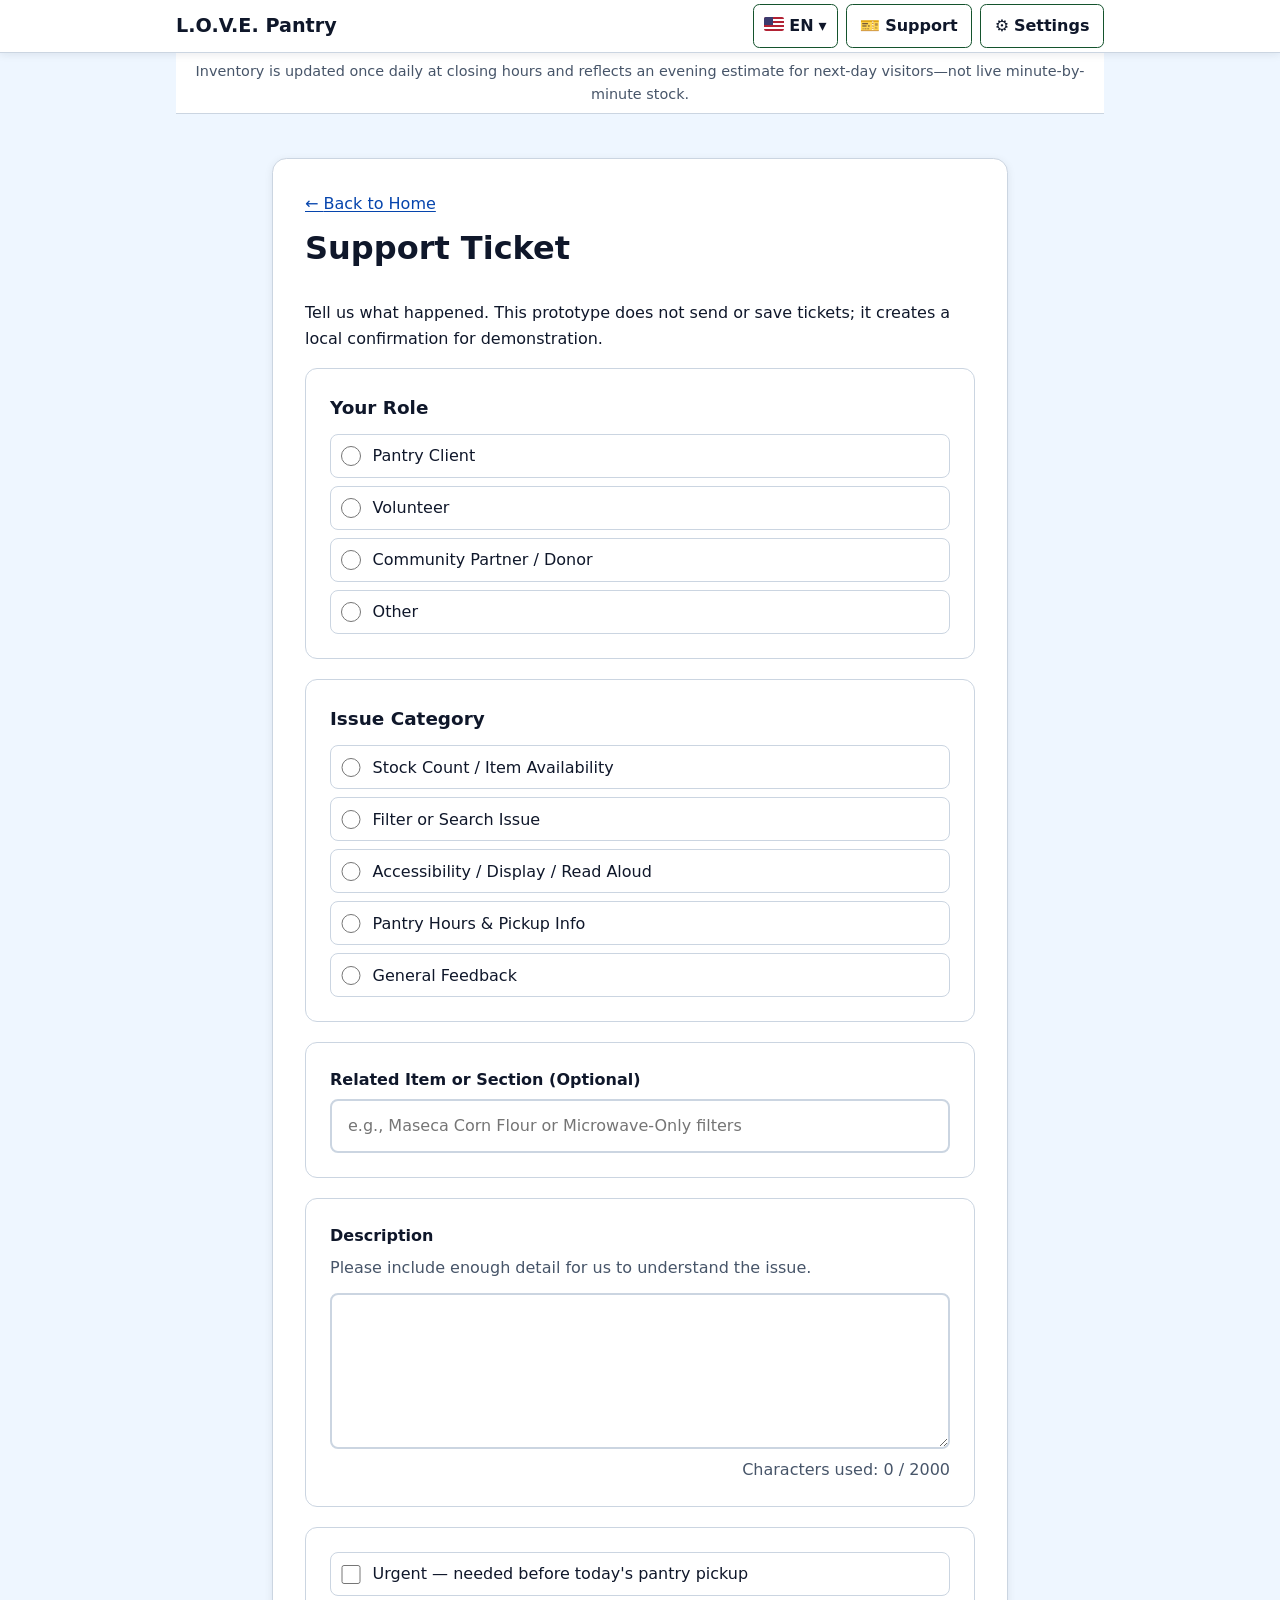
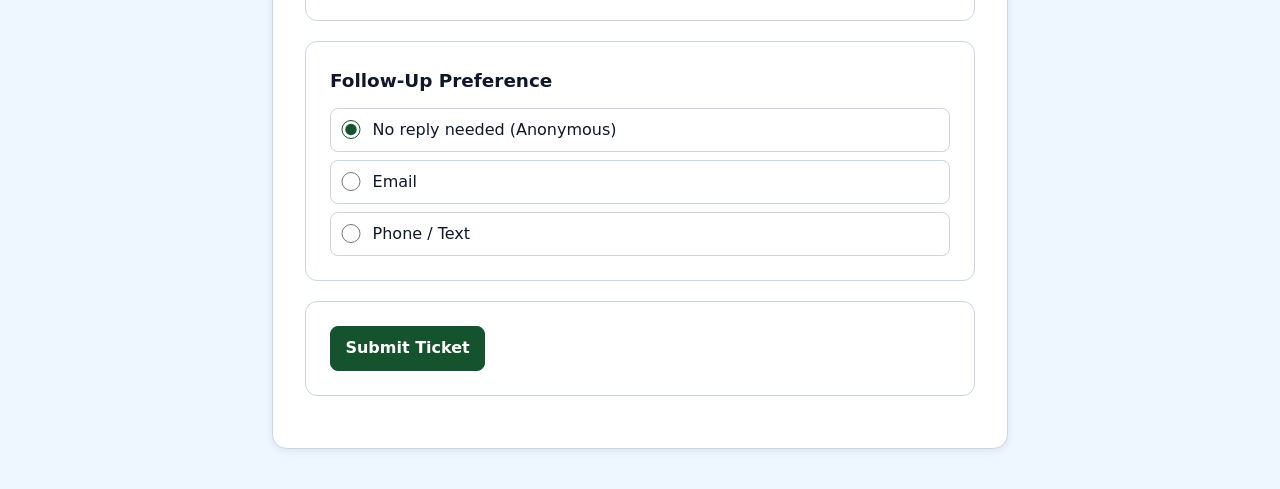
<file: support.html>
<!DOCTYPE html>
<html lang="en">
<head>
  <meta charset="UTF-8">
  <meta name="viewport" content="width=device-width, initial-scale=1.0">
  <title data-i18n="supportPageTitle">Support Ticket | L.O.V.E. Pantry</title>
  <script>
    (() => {
      const sizes = ["xs", "s", "m", "l", "xl"];
      const themes = ["default", "dark", "soft", "sepia", "colorblind", "high-contrast"];
      let language = "en";
      let size = null;
      let theme = null;
      try {
        size = localStorage.getItem("love-pantry-text-size");
        theme = localStorage.getItem("love-pantry-theme");
        const savedLanguage = localStorage.getItem("a11y-lang");
        language = ["en", "es", "fr"].includes(savedLanguage) ? savedLanguage : "en";
      } catch (error) {
        console.warn("Unable to read saved accessibility preferences.", error);
        size = null;
        theme = null;
        language = "en";
      }
      if (!sizes.includes(size)) size = "m";
      if (!themes.includes(theme)) {
        theme = matchMedia("(prefers-contrast: more)").matches
          ? "high-contrast"
          : matchMedia("(prefers-color-scheme: dark)").matches
            ? "dark"
            : "default";
      }
      document.documentElement.dataset.textSize = size;
      document.documentElement.dataset.theme = theme;
      document.documentElement.lang = language;
    })();
  </script>
  <script>
    (() => {
      document.documentElement.setAttribute("data-i18n-pending", "true");
      try {
        const savedLanguage = localStorage.getItem("a11y-lang");
        if (savedLanguage) document.documentElement.lang = savedLanguage;
      } catch (error) {
        console.warn("Unable to read the saved language.", error);
      }
      window.setTimeout(() => document.documentElement.removeAttribute("data-i18n-pending"), 500);
    })();
  </script>
  <link rel="stylesheet" href="style.css">
</head>
<body>
  <header class="site-header">
    <a class="brand-link" href="index.html">L.O.V.E. Pantry</a>
    <nav class="nav-actions" aria-label="Page controls" data-i18n-aria-label="pageControls">
      <div class="language-dropdown">
        <button type="button" class="header-action language-trigger" id="language-trigger" aria-expanded="false" aria-controls="language-menu" aria-label="Language">
          <span class="language-current-flag" aria-hidden="true">
            <svg width="20" height="14" viewBox="0 0 20 14" style="border-radius: 2px; display: block;">
              <rect width="20" height="14" fill="#b22234"/>
              <path d="M0 3h20M0 7h20M0 11h20" stroke="#fff" stroke-width="2"/>
              <rect width="9" height="8" fill="#3c3b6e"/>
            </svg>
          </span>
          <span class="language-current-code">EN</span>
          <span aria-hidden="true">▾</span>
        </button>
        <div class="language-menu" id="language-menu" hidden>
          <button type="button" class="language-option" data-language="en" aria-pressed="true">
            <svg aria-hidden="true" width="20" height="14" viewBox="0 0 20 14" style="border-radius: 2px; flex-shrink: 0;">
              <rect width="20" height="14" fill="#b22234"/>
              <path d="M0 3h20M0 7h20M0 11h20" stroke="#fff" stroke-width="2"/>
              <rect width="9" height="8" fill="#3c3b6e"/>
            </svg>
            <span>English (EN)</span>
          </button>
          <button type="button" class="language-option" data-language="es" aria-pressed="false">
            <svg aria-hidden="true" width="20" height="14" viewBox="0 0 21 14" style="border-radius: 2px; flex-shrink: 0;">
              <rect width="7" height="14" fill="#006847"/>
              <rect x="7" width="7" height="14" fill="#ffffff"/>
              <rect x="14" width="7" height="14" fill="#ce1126"/>
              <circle cx="10.5" cy="7" r="1.6" fill="#8c6239"/>
            </svg>
            <span>Español (ES)</span>
          </button>
          <button type="button" class="language-option" data-language="fr" aria-pressed="false">
            <svg aria-hidden="true" width="20" height="14" viewBox="0 0 21 14" style="border-radius: 2px; flex-shrink: 0;">
              <rect width="7" height="14" fill="#002395"/>
              <rect x="7" width="7" height="14" fill="#ffffff"/>
              <rect x="14" width="7" height="14" fill="#ed2939"/>
            </svg>
            <span>Français (FR)</span>
          </button>
        </div>
      </div>
      <a class="header-action support-link" href="support.html" aria-current="page"><span aria-hidden="true">🎫 </span><span data-i18n="supportLink">Support</span></a>
      <button type="button" class="header-action" id="settings-toggle" aria-label="Settings" data-i18n-aria-label="settings" aria-expanded="false" aria-controls="settings-drawer"><span class="header-action-icon" aria-hidden="true">⚙️</span><span class="header-action-label" data-i18n="settings">Settings</span></button>
    </nav>
    <section class="settings-drawer" id="settings-drawer" aria-labelledby="settings-heading" hidden>
      <div class="drawer-heading">
        <h2 id="settings-heading" data-i18n="accessibilitySettings">Accessibility Settings</h2>
        <button type="button" class="drawer-close" aria-label="Close settings" data-i18n-aria-label="closeSettings">×</button>
      </div>
      <fieldset>
        <legend data-i18n="textSize">Text Size</legend>
        <div class="setting-options" role="group" aria-label="Text size" data-i18n-aria-label="textSizeGroup">
          <button type="button" data-text-size="xs" aria-pressed="false">XS</button>
          <button type="button" data-text-size="s" aria-pressed="false">S</button>
          <button type="button" data-text-size="m" aria-pressed="true">M</button>
          <button type="button" data-text-size="l" aria-pressed="false">L</button>
          <button type="button" data-text-size="xl" aria-pressed="false">XL</button>
        </div>
      </fieldset>
      <fieldset>
        <legend data-i18n="colorTheme">Color Theme</legend>
        <div class="setting-options theme-options" role="group" aria-label="Color theme" data-i18n-aria-label="colorThemeGroup">
          <button type="button" data-theme-choice="default" aria-pressed="true" data-i18n="defaultTheme">Default</button>
          <button type="button" data-theme-choice="dark" aria-pressed="false" data-i18n="darkTheme">Dark</button>
          <button type="button" data-theme-choice="soft" aria-pressed="false" data-i18n="softTheme">Soft</button>
          <button type="button" data-theme-choice="sepia" aria-pressed="false" data-i18n="sepiaTheme">Sepia</button>
          <button type="button" data-theme-choice="colorblind" aria-pressed="false" data-i18n="colorblindSafe">Colorblind-Safe</button>
          <button type="button" data-theme-choice="high-contrast" aria-pressed="false" data-i18n="highContrast">High Contrast</button>
        </div>
      </fieldset>
      <section id="tts-section" aria-labelledby="tts-heading">
        <h3 id="tts-heading" data-i18n="readAloud">Read Aloud</h3>
        <div class="speech-actions">
          <button type="button" id="tts-play"><span aria-hidden="true">▶ </span><span data-i18n="play">Play</span></button>
          <button type="button" id="tts-pause"><span aria-hidden="true">⏸ </span><span data-i18n="pause">Pause</span></button>
          <button type="button" id="tts-stop"><span aria-hidden="true">⏹ </span><span data-i18n="stop">Stop</span></button>
        </div>
        <label for="tts-voice" data-i18n="voice">Voice</label>
        <div class="voice-controls">
          <select id="tts-voice"><option value="" data-i18n="systemDefault">System Default</option></select>
          <button type="button" id="tts-test"><span aria-hidden="true">🔊 </span><span data-i18n="test">Test</span></button>
        </div>
        <p id="tts-spanish-voice-note" class="voice-help" hidden data-i18n="spanishVoiceHelp">Spanish voices depend on your browser/OS (Microsoft Edge includes built-in Spanish voices).</p>
        <label for="tts-rate"><span data-i18n="readingPace">Reading Pace</span> (<output id="tts-rate-value" for="tts-rate">1.0x</output>)</label>
        <input id="tts-rate" type="range" min="0.7" max="1.5" step="0.1" value="1">
        <label for="tts-volume"><span data-i18n="volume">Volume</span> (<output id="tts-volume-value" for="tts-volume">100%</output>)</label>
        <input id="tts-volume" type="range" min="0" max="1" step="0.05" value="1">
      </section>
      <button type="button" class="reset-settings" data-i18n="resetSettings">Reset All Settings</button>
    </section>
  </header>

  <p class="daily-sync-notice" role="note" data-i18n="dailySyncNotice">Inventory is updated once daily at closing hours and reflects an evening estimate for next-day visitors—not live minute-by-minute stock.</p>

  <main class="support-main">
    <section class="support-card" aria-labelledby="support-title">
      <a class="back-home" href="index.html"><span aria-hidden="true">← </span><span data-i18n="backHome">Back to Home</span></a>
      <h1 id="support-title" data-i18n="supportTitle">Support Ticket</h1>
      <p data-i18n="supportIntro">Tell us what happened. This prototype does not send or save tickets; it creates a local confirmation for demonstration.</p>
      <form id="support-form" novalidate>
        <section class="support-form-section" aria-labelledby="role-heading">
          <h2 id="role-heading" data-i18n="yourRole">Your Role</h2>
          <div class="support-radio-options" role="radiogroup" aria-labelledby="role-heading" aria-describedby="role-error">
            <label><input type="radio" name="role" value="Pantry Client" required><span data-i18n="roleClient">Pantry Client</span></label>
            <label><input type="radio" name="role" value="Volunteer"><span data-i18n="roleVolunteer">Volunteer</span></label>
            <label><input type="radio" name="role" value="Community Partner / Donor"><span data-i18n="rolePartner">Community Partner / Donor</span></label>
            <label><input type="radio" name="role" value="Other"><span data-i18n="roleOther">Other</span></label>
          </div>
          <p class="form-error" id="role-error" role="alert" hidden data-i18n="roleError">Please select your role.</p>
          <div id="other-role-wrap" hidden>
            <label for="other-role" data-i18n="otherRoleOptional">Specify your role (optional)</label>
            <input id="other-role" name="otherRole" type="text" autocomplete="organization-title">
          </div>
        </section>

        <section class="support-form-section" aria-labelledby="category-heading">
          <h2 id="category-heading" data-i18n="issueCategory">Issue Category</h2>
          <div id="issue-category" class="support-radio-options" role="radiogroup" aria-labelledby="category-heading" aria-describedby="category-error">
            <label><input type="radio" name="category" value="Stock Count / Item Availability" required data-i18n-value="categoryStock"><span data-i18n="categoryStock">Stock Count / Item Availability</span></label>
            <label><input type="radio" name="category" value="Filter or Search Issue" data-i18n-value="categoryFilters"><span data-i18n="categoryFilters">Filter or Search Issue</span></label>
            <label><input type="radio" name="category" value="Accessibility / Display / Read Aloud" data-i18n-value="categoryAccessibility"><span data-i18n="categoryAccessibility">Accessibility / Display / Read Aloud</span></label>
            <label><input type="radio" name="category" value="Pantry Hours & Pickup Info" data-i18n-value="categoryHours"><span data-i18n="categoryHours">Pantry Hours & Pickup Info</span></label>
            <label><input type="radio" name="category" value="General Feedback" data-i18n-value="categoryFeedback"><span data-i18n="categoryFeedback">General Feedback</span></label>
          </div>
          <p class="form-error" id="category-error" role="alert" hidden data-i18n="categoryError">Please choose an issue category.</p>
        </section>

        <section class="support-form-section">
          <label for="related-item" data-i18n="relatedItem">Related Item or Section (Optional)</label>
          <input id="related-item" name="relatedItem" type="text" placeholder="e.g., Maseca Corn Flour or Microwave-Only filters" data-i18n-placeholder="relatedPlaceholder">
        </section>

        <section class="support-form-section">
          <label for="description" data-i18n="description">Description</label>
          <span id="description-help" class="field-help" data-i18n="descriptionHelp">Please include enough detail for us to understand the issue.</span>
          <textarea id="description" name="description" rows="5" required maxlength="2000" aria-describedby="description-help character-count-label description-error"></textarea>
          <div class="character-counter" id="character-count-label"><span data-i18n="charactersUsed">Characters used:</span> <span id="character-count">0</span> / 2000</div>
          <p class="form-error" id="description-error" role="alert" hidden data-i18n="descriptionError">Please describe the issue.</p>
        </section>

        <section class="support-form-section support-urgent-section">
          <label class="urgent-option" for="ticket-urgent">
            <input id="ticket-urgent" name="urgent" type="checkbox">
            <span data-i18n="urgentNeeded">Urgent — needed before today's pantry pickup</span>
          </label>
        </section>

        <section class="support-form-section" aria-labelledby="follow-up-heading">
          <h2 id="follow-up-heading" data-i18n="followUpPreference">Follow-Up Preference</h2>
          <div id="follow-up" class="support-radio-options" role="radiogroup" aria-labelledby="follow-up-heading">
            <label><input type="radio" name="followUp" value="none" checked data-i18n-value="anonymousReply"><span data-i18n="anonymousReply">No reply needed (Anonymous)</span></label>
            <label><input type="radio" name="followUp" value="email" data-i18n-value="emailReply"><span data-i18n="emailReply">Email</span></label>
            <label><input type="radio" name="followUp" value="phone" data-i18n-value="phoneReply"><span data-i18n="phoneReply">Phone / Text</span></label>
          </div>
          <div id="email-wrap" class="contact-field" hidden>
            <label for="contact-email" data-i18n="emailAddress">Email Address</label>
            <input id="contact-email" name="email" type="email" autocomplete="email" aria-describedby="email-error">
            <p class="form-error" id="email-error" role="alert" hidden data-i18n="emailError">Enter a valid email address for follow-up.</p>
          </div>
          <div id="phone-wrap" class="contact-field" hidden>
            <label for="contact-phone" data-i18n="phoneNumber">Phone Number</label>
            <input id="contact-phone" name="phone" type="tel" autocomplete="tel" aria-describedby="phone-error">
            <p class="form-error" id="phone-error" role="alert" hidden data-i18n="phoneError">Enter a phone number for follow-up.</p>
          </div>
        </section>

        <section class="support-form-section support-submit-section">
          <p class="form-error" id="form-error" role="alert" hidden data-i18n="formError">Please review the highlighted fields.</p>
          <button type="submit" class="submit-ticket" data-i18n="submitTicket">Submit Ticket</button>
        </section>
      </form>

      <section id="ticket-confirmation" class="ticket-confirmation" aria-live="polite" aria-labelledby="confirmation-title" hidden>
        <h2 id="confirmation-title" tabindex="-1" data-i18n="ticketReceived">Ticket Received</h2>
        <p><span data-i18n="referenceId">Reference ID</span>: <strong id="ticket-reference"></strong> <span aria-hidden="true">·</span> <span data-i18n="submitted">Submitted</span>: <time id="ticket-submitted"></time></p>
        <div id="ticket-summary"></div>
        <div class="confirmation-actions">
          <button type="button" id="copy-ticket" data-i18n="copySummary">Copy Ticket Summary</button>
          <button type="button" id="another-ticket" data-i18n="anotherTicket">Submit Another Ticket</button>
          <a class="button-link" href="clientPortal.html" data-i18n="returnPortal">Return to Client Portal</a>
        </div>
        <p id="copy-status" role="status" aria-live="polite"></p>
      </section>
    </section>
  </main>
  <button type="button" id="back-to-top" class="back-to-top" aria-label="Top" data-i18n-aria-label="backToTop" hidden>
    <span aria-hidden="true">↑ </span><span data-i18n="backToTop">Top</span>
  </button>
  <script src="site.js"></script>
</body>
</html>
</file>
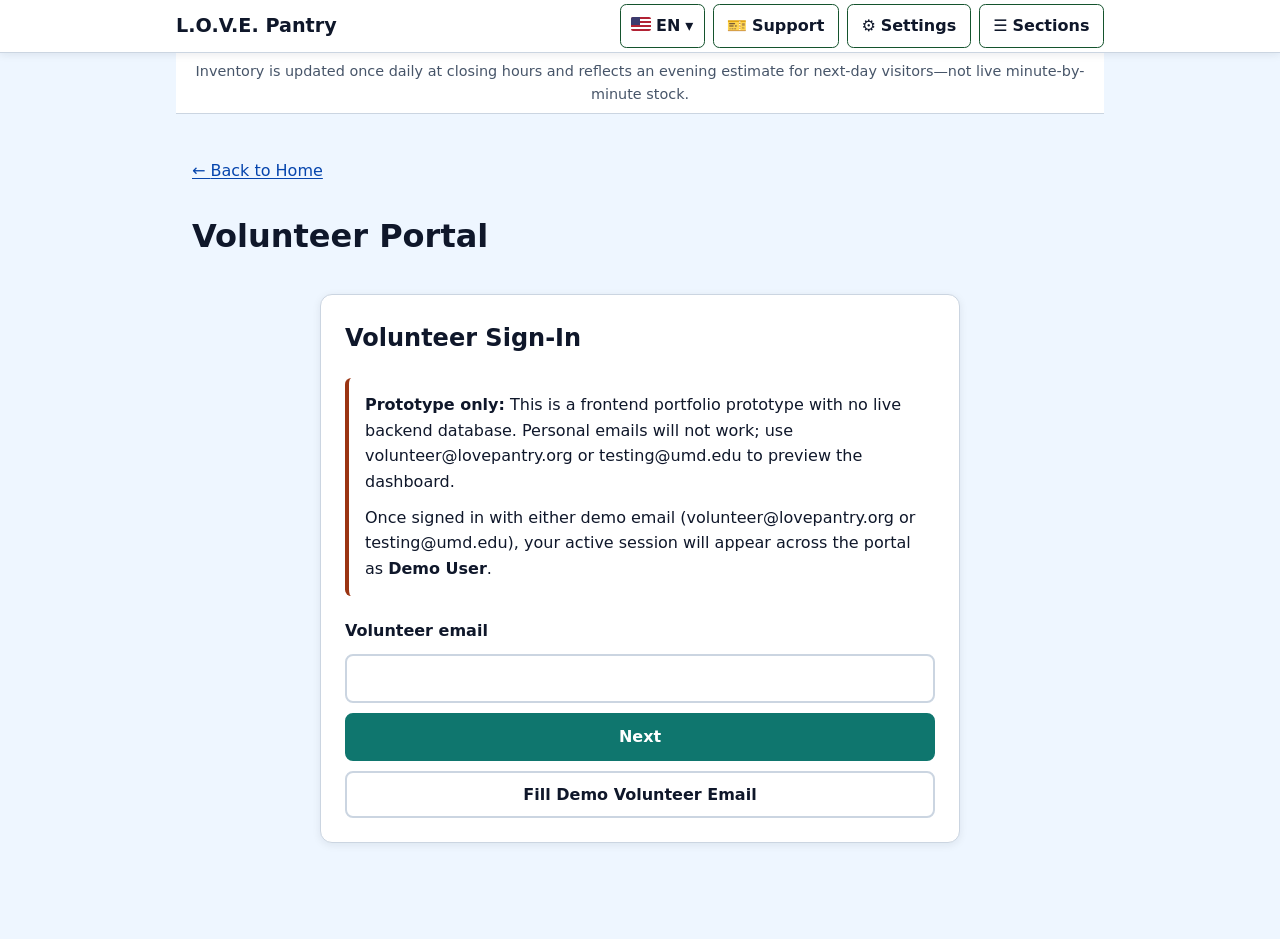
<file: volunteerPortal.html>
<!DOCTYPE html>
<html lang="en">
<head>
  <meta charset="UTF-8">
  <meta name="viewport" content="width=device-width, initial-scale=1.0">
  <title data-i18n="volunteerPageTitle">Volunteer Portal | L.O.V.E. Pantry</title>
  <script>
    (() => {
      const sizes = ["xs", "s", "m", "l", "xl"];
      const themes = ["default", "dark", "soft", "sepia", "colorblind", "high-contrast"];
      let language = "en";
      let size = null;
      let theme = null;
      try {
        size = localStorage.getItem("love-pantry-text-size");
        theme = localStorage.getItem("love-pantry-theme");
        const savedLanguage = localStorage.getItem("a11y-lang");
        language = ["en", "es", "fr"].includes(savedLanguage) ? savedLanguage : "en";
      } catch (error) {
        console.warn("Unable to read saved accessibility preferences.", error);
        size = null;
        theme = null;
        language = "en";
      }
      if (!sizes.includes(size)) size = "m";
      if (!themes.includes(theme)) {
        theme = matchMedia("(prefers-contrast: more)").matches
          ? "high-contrast"
          : matchMedia("(prefers-color-scheme: dark)").matches
            ? "dark"
            : "default";
      }
      document.documentElement.dataset.textSize = size;
      document.documentElement.dataset.theme = theme;
      document.documentElement.lang = language;
    })();
  </script>
  <script>
    (() => {
      document.documentElement.setAttribute("data-i18n-pending", "true");
      try {
        const savedLanguage = localStorage.getItem("a11y-lang");
        if (savedLanguage) document.documentElement.lang = savedLanguage;
      } catch (error) {
        console.warn("Unable to read the saved language.", error);
      }
      window.setTimeout(() => document.documentElement.removeAttribute("data-i18n-pending"), 500);
    })();
  </script>
  <link rel="stylesheet" href="style.css">
</head>
<body>
  <header class="site-header">
    <a class="brand-link" href="index.html">L.O.V.E. Pantry</a>
    <nav class="nav-actions" aria-label="Page controls" data-i18n-aria-label="pageControls">
      <div class="language-dropdown">
        <button type="button" class="header-action language-trigger" id="language-trigger" aria-expanded="false" aria-controls="language-menu" aria-label="Language">
          <span class="language-current-flag" aria-hidden="true">
            <svg width="20" height="14" viewBox="0 0 20 14" style="border-radius: 2px; display: block;">
              <rect width="20" height="14" fill="#b22234"/>
              <path d="M0 3h20M0 7h20M0 11h20" stroke="#fff" stroke-width="2"/>
              <rect width="9" height="8" fill="#3c3b6e"/>
            </svg>
          </span>
          <span class="language-current-code">EN</span>
          <span aria-hidden="true">▾</span>
        </button>
        <div class="language-menu" id="language-menu" hidden>
          <button type="button" class="language-option" data-language="en" aria-pressed="true">
            <svg aria-hidden="true" width="20" height="14" viewBox="0 0 20 14" style="border-radius: 2px; flex-shrink: 0;">
              <rect width="20" height="14" fill="#b22234"/>
              <path d="M0 3h20M0 7h20M0 11h20" stroke="#fff" stroke-width="2"/>
              <rect width="9" height="8" fill="#3c3b6e"/>
            </svg>
            <span>English (EN)</span>
          </button>
          <button type="button" class="language-option" data-language="es" aria-pressed="false">
            <svg aria-hidden="true" width="20" height="14" viewBox="0 0 21 14" style="border-radius: 2px; flex-shrink: 0;">
              <rect width="7" height="14" fill="#006847"/>
              <rect x="7" width="7" height="14" fill="#ffffff"/>
              <rect x="14" width="7" height="14" fill="#ce1126"/>
              <circle cx="10.5" cy="7" r="1.6" fill="#8c6239"/>
            </svg>
            <span>Español (ES)</span>
          </button>
          <button type="button" class="language-option" data-language="fr" aria-pressed="false">
            <svg aria-hidden="true" width="20" height="14" viewBox="0 0 21 14" style="border-radius: 2px; flex-shrink: 0;">
              <rect width="7" height="14" fill="#002395"/>
              <rect x="7" width="7" height="14" fill="#ffffff"/>
              <rect x="14" width="7" height="14" fill="#ed2939"/>
            </svg>
            <span>Français (FR)</span>
          </button>
        </div>
      </div>

      <a class="header-action support-link" href="support.html"><span aria-hidden="true">🎫 </span><span data-i18n="supportLink">Support</span></a>
      <button type="button" class="header-action" id="settings-toggle" aria-label="Settings" data-i18n-aria-label="settings" aria-expanded="false" aria-controls="settings-drawer"><span class="header-action-icon" aria-hidden="true">⚙️</span><span class="header-action-label" data-i18n="settings">Settings</span></button>
      <button type="button" class="header-action" id="sections-trigger" aria-label="Sections" data-i18n-aria-label="sections" aria-expanded="false" aria-controls="sections-drawer" hidden><span class="header-action-icon" aria-hidden="true">☰</span><span class="header-action-label" data-i18n="sections">Sections</span></button>
    </nav>
    <section class="settings-drawer" id="settings-drawer" aria-labelledby="settings-heading" hidden>
      <div class="drawer-heading">
        <h2 id="settings-heading" data-i18n="accessibilitySettings">Accessibility Settings</h2>
        <button type="button" class="drawer-close" aria-label="Close settings" data-i18n-aria-label="closeSettings">×</button>
      </div>
      <fieldset>
        <legend data-i18n="textSize">Text Size</legend>
        <div class="setting-options" role="group" aria-label="Text size" data-i18n-aria-label="textSizeGroup">
          <button type="button" data-text-size="xs" aria-pressed="false">XS</button>
          <button type="button" data-text-size="s" aria-pressed="false">S</button>
          <button type="button" data-text-size="m" aria-pressed="true">M</button>
          <button type="button" data-text-size="l" aria-pressed="false">L</button>
          <button type="button" data-text-size="xl" aria-pressed="false">XL</button>
        </div>
      </fieldset>
      <fieldset>
        <legend data-i18n="colorTheme">Color Theme</legend>
        <div class="setting-options theme-options" role="group" aria-label="Color theme" data-i18n-aria-label="colorThemeGroup">
          <button type="button" data-theme-choice="default" aria-pressed="true" data-i18n="defaultTheme">Default</button>
          <button type="button" data-theme-choice="dark" aria-pressed="false" data-i18n="darkTheme">Dark</button>
          <button type="button" data-theme-choice="soft" aria-pressed="false" data-i18n="softTheme">Soft</button>
          <button type="button" data-theme-choice="sepia" aria-pressed="false" data-i18n="sepiaTheme">Sepia</button>
          <button type="button" data-theme-choice="colorblind" aria-pressed="false" data-i18n="colorblindSafe">Colorblind-Safe</button>
          <button type="button" data-theme-choice="high-contrast" aria-pressed="false" data-i18n="highContrast">High Contrast</button>
        </div>
      </fieldset>
      <section id="tts-section" aria-labelledby="tts-heading">
        <h3 id="tts-heading" data-i18n="readAloud">Read Aloud</h3>
        <div class="speech-actions">
          <button type="button" id="tts-play"><span aria-hidden="true">▶ </span><span data-i18n="play">Play</span></button>
          <button type="button" id="tts-pause"><span aria-hidden="true">⏸ </span><span data-i18n="pause">Pause</span></button>
          <button type="button" id="tts-stop"><span aria-hidden="true">⏹ </span><span data-i18n="stop">Stop</span></button>
        </div>
        <label for="tts-voice" data-i18n="voice">Voice</label>
        <div class="voice-controls">
          <select id="tts-voice"><option value="" data-i18n="systemDefault">System Default</option></select>
          <button type="button" id="tts-test"><span aria-hidden="true">🔊 </span><span data-i18n="test">Test</span></button>
        </div>
        <p id="tts-spanish-voice-note" class="voice-help" hidden data-i18n="spanishVoiceHelp">Spanish voices depend on your browser/OS (Microsoft Edge includes built-in Spanish voices).</p>
        <label for="tts-rate"><span data-i18n="readingPace">Reading Pace</span> (<output id="tts-rate-value" for="tts-rate">1.0x</output>)</label>
        <input id="tts-rate" type="range" min="0.7" max="1.5" step="0.1" value="1">
        <label for="tts-volume"><span data-i18n="volume">Volume</span> (<output id="tts-volume-value" for="tts-volume">100%</output>)</label>
        <input id="tts-volume" type="range" min="0" max="1" step="0.05" value="1">
      </section>
      <button type="button" class="reset-settings" data-i18n="resetSettings">Reset All Settings</button>
    </section>
    <nav class="sections-drawer" id="sections-drawer" aria-label="Jump to a Section" data-i18n-aria-label="jumpToSection" hidden>
      <div class="drawer-heading">
        <h2 data-i18n="jumpToSection">Jump to a Section</h2>
        <button type="button" class="drawer-close" aria-label="Close sections" data-i18n-aria-label="closeSections">×</button>
      </div>
      <a href="#inventory-controls-heading" data-i18n="inventoryControls">Inventory Controls</a>
      <a href="#volunteer-items-heading" data-i18n="inventoryItems">Inventory Items</a>
      <a href="#donation-heading" data-i18n="logDonation">Log New Donation</a>
      <a href="#shift-notes-heading" data-i18n="shiftNotesHeading">Shift Notes &amp; Handoff Messenger</a>
      <a href="#privacy-heading" data-i18n="privacyHeading">Communication &amp; Privacy Settings</a>
      <a href="#activity-heading" data-i18n="recentUpdates">Recent Shift Updates</a>
    </nav>
  </header>

  <p class="daily-sync-notice" role="note" data-i18n="dailySyncNotice">Inventory is updated once daily at closing hours and reflects an evening estimate for next-day visitors—not live minute-by-minute stock.</p>

  <main class="volunteer-main">
    <a class="back-home" href="index.html"><span aria-hidden="true">← </span><span data-i18n="backHome">Back to Home</span></a>
    <h1 data-i18n="volunteerPortal">Volunteer Portal</h1>

    <section id="volunteer-login" class="volunteer-panel" aria-labelledby="volunteer-login-heading">
      <h2 id="volunteer-login-heading" data-i18n="volunteerSignIn">Volunteer Sign-In</h2>
      <div class="prototype-notice" role="note">
        <p><strong data-i18n="prototypeDisclaimerTitle">Prototype only:</strong> <span data-i18n="volunteerDisclaimer">This is a frontend portfolio prototype with no live backend database. Personal emails will not work; use volunteer@lovepantry.org or testing@umd.edu to preview the dashboard.</span></p>
        <p><span data-i18n="volunteerSessionIdentityPrefix">Once signed in with either demo email (volunteer@lovepantry.org or testing@umd.edu), your active session will appear across the portal as </span><strong data-i18n="demoUser">Demo User</strong>.</p>
      </div>
      <form id="volunteer-login-form" novalidate>
        <label for="volunteer-email" data-i18n="volunteerEmail">Volunteer email</label>
        <input id="volunteer-email" name="email" type="email" autocomplete="email" required aria-describedby="volunteer-login-error">
        <p id="demo-reset-error" class="form-error" role="alert" hidden data-i18n="inventorySaveError">Demo data could not be reset. Please try again.</p>
        <p id="volunteer-login-error" class="form-error" role="alert" hidden data-i18n="volunteerEmailError">Email not found. Use volunteer@lovepantry.org or testing@umd.edu, then select “Fill Demo Volunteer Email” to preview the portal.</p>
        <button id="volunteer-next" type="submit" class="volunteer-button" data-i18n="next">Next</button>
        <button id="fill-demo-email" type="button" class="secondary-button" data-i18n="fillDemoEmail">Fill Demo Volunteer Email</button>
      </form>
    </section>

    <section id="volunteer-dashboard" hidden aria-labelledby="volunteer-dashboard-heading">
      <div class="volunteer-session-bar">
        <p><span data-i18n="signedInAs">Signed in as</span> <strong id="volunteer-signed-in-email"></strong></p>
        <button id="volunteer-sign-out" type="button" class="secondary-button" data-i18n="signOut">Sign Out</button>
      </div>
      <p class="prototype-notice" data-i18n="volunteerDashboardNotice">Browser demo mode: edits save locally and sync with the Client Portal.</p>
      <h2 id="volunteer-dashboard-heading" data-i18n="inventoryDashboard">Inventory Dashboard</h2>

      <section class="volunteer-panel" aria-labelledby="shift-team-heading">
        <h3 id="shift-team-heading" data-i18n="shiftTeamHeading">Current &amp; Today's Shift Team</h3>
        <ul id="shift-team-list" class="shift-team-list"></ul>
      </section>

      <section class="volunteer-panel" aria-labelledby="inventory-controls-heading">
        <h3 id="inventory-controls-heading" data-i18n="inventoryControls">Inventory Controls</h3>
        <label for="volunteer-search" data-i18n="searchItems">Search items</label>
        <input id="volunteer-search" type="search" data-i18n-placeholder="volunteerSearchPlaceholder" placeholder="Search inventory">
        <div id="volunteer-filter-tabs" class="volunteer-filter-tabs" role="group" aria-label="Filter inventory" data-i18n-aria-label="filterInventory">
          <button type="button" data-volunteer-filter="all" aria-pressed="true" data-i18n="filterAll">All</button>
          <button type="button" data-volunteer-filter="instock" aria-pressed="false" data-i18n="filterInStock">✓ In Stock</button>
          <button type="button" data-volunteer-filter="out" aria-pressed="false" data-i18n="filterOutOfStock">✕ Out of Stock</button>
        </div>
        <p id="volunteer-item-count" role="status" aria-live="polite"></p>
        <p id="inventory-save-error" class="form-error" role="alert" hidden data-i18n="inventorySaveError">Inventory changes could not be saved in this browser.</p>
      </section>

      <section class="volunteer-panel" aria-labelledby="volunteer-items-heading">
        <h3 id="volunteer-items-heading" data-i18n="inventoryItems">Inventory Items</h3>
        <div id="volunteer-inventory-list" class="volunteer-inventory-list"></div>
      </section>

      <section class="volunteer-panel" aria-labelledby="donation-heading">
        <h3 id="donation-heading" data-i18n="logDonation">Log New Donation</h3>
        <form id="donation-form" novalidate>
          <label for="donation-name" data-i18n="itemName">Item Name</label>
          <input id="donation-name" name="name" type="text" required maxlength="80" list="existing-items-list" autocomplete="off">
          <datalist id="existing-items-list"></datalist>
          <p id="donation-error" class="form-error" role="alert" hidden data-i18n="donationError">Enter a name for the donated item.</p>
          <label for="donation-setup" data-i18n="cookingSetupLabel">Cooking Setup</label>
          <select id="donation-setup" name="setup">
            <option value="no-cook" data-i18n="setupNoCook">No-Cook / Pantry Item</option>
            <option value="microwave" data-i18n="setupMicrowave">Microwave-Only</option>
            <option value="full-kitchen" data-i18n="setupKitchen">Full Kitchen</option>
          </select>
          <label for="donation-quantity" data-i18n="initialQuantity">Initial Quantity</label>
          <input id="donation-quantity" name="quantity" type="number" min="0" step="1" value="1" required>
          <div class="donation-features" role="group" aria-labelledby="donation-features-heading">
            <h4 id="donation-features-heading" data-i18n="features">Features</h4>
            <label><input type="checkbox" name="features" value="ready"><span data-i18n="readyToEat">Ready to Eat / No Cooking Needed</span></label>
            <label><input type="checkbox" name="features" value="soft"><span data-i18n="softFoodOnly">Soft Food Options Only</span></label>
            <label><input type="checkbox" name="features" value="no-appliance"><span data-i18n="noApplianceNeeded">No Cooking Appliance Needed</span></label>
          </div>
          <button type="submit" class="volunteer-button" data-i18n="addDonation">Add Donation</button>
        </form>
      </section>

      <section class="volunteer-panel" aria-labelledby="shift-notes-heading">
        <h2 id="shift-notes-heading" data-i18n="shiftNotesHeading">Shift Notes &amp; Handoff Messenger</h2>
        <section class="volunteer-subpanel" aria-labelledby="scratchpad-heading">
          <h3 id="scratchpad-heading" data-i18n="scratchpadHeading">Personal Shift Scratchpad</h3>
          <div class="scratchpad-title-row">
            <div>
              <label for="scratchpad-title" data-i18n="noteTitle">Note Title (optional)</label>
              <input id="scratchpad-title" type="text" maxlength="100" data-i18n-placeholder="noteTitlePlaceholder" placeholder="Add a title (or leave blank for Note 1, Note 2...)">
            </div>
            <button type="button" id="scratchpad-auto-title" class="secondary-button" data-i18n="autoTitle">Auto-Title (Note #)</button>
          </div>
          <label for="shift-scratchpad" data-i18n="scratchpadLabel">Private reminders for this shift</label>
          <textarea id="shift-scratchpad" rows="4" data-i18n-placeholder="scratchpadPlaceholder" placeholder="Only you can see these reminders in this browser."></textarea>
          <div class="note-action-row">
            <button type="button" id="save-scratchpad" class="secondary-button" data-i18n="saveScratchpad">Save Note</button>
            <button type="button" id="view-saved-notes" class="secondary-button" data-i18n="viewSavedNotes" aria-expanded="false" aria-controls="saved-notes-list">View Saved Notes (0)</button>
          </div>
          <div id="saved-notes-list" class="saved-notes-list" aria-live="polite" hidden></div>
          <p id="scratchpad-error" class="form-error" role="alert" hidden data-i18n="scratchpadError">The private scratchpad could not be saved.</p>
          <p id="scratchpad-saved" class="confirmation-banner" role="status" hidden data-i18n="scratchpadSaved">Note saved privately in this browser.</p>
        </section>
        <form id="handoff-form" class="volunteer-subpanel" novalidate>
          <h3 data-i18n="handoffHeading">Send Handoff Note</h3>
          <label for="handoff-recipient-type" data-i18n="recipientType">Recipient Type</label>
          <select id="handoff-recipient-type">
            <option value="admin" data-i18n="pantryAdmin">Pantry Admin</option>
            <option value="volunteer" data-i18n="fellowVolunteer">Fellow Volunteer</option>
          </select>
          <div id="handoff-volunteer-wrap" hidden>
            <label for="handoff-recipient" data-i18n="volunteerRecipient">Volunteer recipient</label>
            <input id="handoff-recipient" type="text" list="volunteer-roster-list" autocomplete="off">
            <datalist id="volunteer-roster-list"></datalist>
          </div>
          <div class="handoff-options-grid">
          <div class="handoff-option-card" role="group" aria-labelledby="delivery-channel-heading">
            <h4 id="delivery-channel-heading" data-i18n="deliveryChannel">Delivery Channel</h4>
            <label><input type="radio" name="handoff-channel" value="email" checked><span data-i18n="emailChannel">Email</span></label>
            <label><input type="radio" name="handoff-channel" value="sms"><span data-i18n="textChannel">Text / SMS</span></label>
            <label><input type="radio" name="handoff-channel" value="both"><span data-i18n="bothChannels">Both</span></label>
          </div>
          <div class="handoff-option-card" role="group" aria-labelledby="handoff-priority-heading">
            <h4 id="handoff-priority-heading" data-i18n="handoffPriority">Priority</h4>
            <label><input type="radio" name="handoff-priority" value="general" checked><span data-i18n="generalPriority">General</span></label>
            <label><input type="radio" name="handoff-priority" value="urgent"><span data-i18n="urgentPriority">Urgent</span></label>
          </div>
          </div>
          <label for="handoff-message" data-i18n="handoffMessage">Message</label>
          <textarea id="handoff-message" rows="4" required maxlength="1000"></textarea>
          <p id="handoff-error" class="form-error" role="alert" hidden data-i18n="handoffError">Choose a listed volunteer and enter a message.</p>
          <div class="note-action-row">
            <button type="submit" class="volunteer-button" data-i18n="sendHandoff">Send Note</button>
            <button type="button" id="view-sent-notes" class="secondary-button" data-i18n="viewSentNotes" aria-expanded="false" aria-controls="sent-notes-list">View Sent Notes (0)</button>
          </div>
          <div id="sent-notes-list" class="saved-notes-list" aria-live="polite" hidden></div>
          <section id="handoff-receipt" class="ticket-confirmation handoff-receipt-card" role="status" aria-live="polite" hidden aria-labelledby="handoff-receipt-heading">
            <h3 id="handoff-receipt-heading" data-i18n="handoffReceiptHeading">Handoff Note Recorded</h3>
            <p id="handoff-receipt-subtitle"></p>
            <ul id="handoff-receipt-details" class="ticket-summary-list"></ul>
          </section>
        </form>
      </section>

      <section class="volunteer-panel" aria-labelledby="privacy-heading">
        <h3 id="privacy-heading" data-i18n="privacyHeading">Communication &amp; Privacy Settings</h3>
        <p data-i18n="privacyConsent">You control how teammates can reach you. These preferences help prevent unwanted contact. Contact details are shown only to the volunteer groups you choose; admins can access them for coordination.</p>
        <form id="privacy-form">
          <div class="privacy-visibility-grid">
            <div class="privacy-visibility-field">
              <label for="email-visibility" data-i18n="emailVisibility">Email Visibility</label>
              <select id="email-visibility" name="emailVisibility">
                <option value="current" data-i18n="visibleCurrentShift">Visible to Current Shift Only</option>
                <option value="today" data-i18n="visibleToday">Visible to Today's Volunteers</option>
                <option value="admin" data-i18n="hiddenAdminOnly">Hidden from Volunteers (Admin Only)</option>
              </select>
            </div>
            <div class="privacy-visibility-field">
              <label for="phone-visibility" data-i18n="phoneVisibility">Phone Number Visibility</label>
              <select id="phone-visibility" name="phoneVisibility">
                <option value="current" data-i18n="visibleCurrentShift">Visible to Current Shift Only</option>
                <option value="today" data-i18n="visibleToday">Visible to Today's Volunteers</option>
                <option value="admin" data-i18n="hiddenAdminOnly">Hidden from Volunteers (Admin Only)</option>
              </select>
            </div>
          </div>
          <button type="submit" class="secondary-button" data-i18n="savePrivacy">Save Privacy Preferences</button>
          <p id="privacy-error" class="form-error" role="alert" hidden data-i18n="privacyError">Privacy preferences could not be saved.</p>
          <p id="privacy-saved" class="confirmation-banner" role="status" hidden data-i18n="privacySaved">Privacy preferences saved.</p>
        </form>
      </section>

      <section class="volunteer-panel" aria-labelledby="activity-heading">
        <div class="volunteer-panel-heading">
          <h3 id="activity-heading" data-i18n="recentUpdates">Recent Shift Updates</h3>
          <button id="reset-demo-inventory" type="button" class="secondary-button" data-i18n="resetDemoInventory">Reset Demo Inventory</button>
        </div>
        <ul id="volunteer-activity-feed" class="activity-feed" aria-live="polite" aria-relevant="additions"></ul>
      </section>
    </section>
  </main>
  <button type="button" id="back-to-top" class="back-to-top" aria-label="Top" data-i18n-aria-label="backToTop" hidden>
    <span aria-hidden="true">↑ </span><span data-i18n="backToTop">Top</span>
  </button>
  <script src="site.js"></script>
</body>
</html>
</file>
<file: style.css>
:root {
  color-scheme: light;
  --page-bg: #eef6ff;
  --surface: #ffffff;
  --surface-color: var(--surface);
  --text: #0f172a;
  --muted: #475569;
  --border: #cbd5e1;
  --border-color: var(--border);
  --link: #0645ad;
  --focus: #9a3412;
  --accent: #14532d;
  --accent-hover: #0f3d23;
  --volunteer-accent: #0f766e;
  --volunteer-accent-hover: #115e59;
  --volunteer-text: #ffffff;
  --client-portal-accent: #2563eb;
  --client-portal-hover: #1d4ed8;
  --client-portal-text: #ffffff;
  --slider-accent: var(--accent);
  --recipe-bg: #f5f3ff;
  --recipe-border: #4f46e5;
  --in-bg: #f0fdf4;
  --in-border: #15803d;
  --in-badge: #166534;
  --out-bg: #fef2f2;
  --out-border: #b91c1c;
  --out-badge: #991b1b;
  --control-bg: #ffffff;
  --shadow: 0 0.125rem 0.5rem rgb(15 23 42 / 8%);
}

html[data-theme="dark"] {
  color-scheme: dark;
  --page-bg: #16181d;
  --surface: #1f232b;
  --text: #e2e8f0;
  --muted: #c0cad8;
  --border: #596273;
  --link: #8ecbff;
  --focus: #ffd166;
  --accent: #276749;
  --accent-hover: #22543d;
  --volunteer-accent: #0f766e;
  --volunteer-accent-hover: #115e59;
  --volunteer-text: #ffffff;
  --client-portal-accent: #3b82f6;
  --client-portal-hover: #2563eb;
  --client-portal-text: #ffffff;
  --recipe-bg: #29263a;
  --recipe-border: #a5a0ff;
  --in-bg: #173124;
  --in-border: #58c27d;
  --in-badge: #166534;
  --out-bg: #3a2226;
  --out-border: #f08a91;
  --out-badge: #8b252b;
  --control-bg: #16181d;
  --shadow: 0 0.125rem 0.5rem rgb(0 0 0 / 30%);
}

html[data-theme="soft"] {
  --page-bg: #eae7dc;
  --surface: #f4f1ea;
  --text: #2b2b2b;
  --muted: #4d4b45;
  --border: #b8b2a4;
  --link: #174f78;
  --focus: #8a3c16;
  --volunteer-accent: #0f766e;
  --volunteer-accent-hover: #115e59;
  --volunteer-text: #ffffff;
  --client-portal-accent: #2563eb;
  --client-portal-hover: #1d4ed8;
  --client-portal-text: #ffffff;
  --recipe-bg: #eeebe5;
  --recipe-border: #59547a;
  --in-bg: #e3eee4;
  --in-border: #285d38;
  --out-bg: #f2e5e1;
  --out-border: #8c3027;
  --control-bg: #f4f1ea;
}

html[data-theme="sepia"] {
  --page-bg: #fbf0d9;
  --surface: #fdf6e7;
  --text: #5b4636;
  --muted: #634f3f;
  --border: #cbb99c;
  --link: #315a7d;
  --focus: #a34216;
  --volunteer-accent: #0f766e;
  --volunteer-accent-hover: #115e59;
  --volunteer-text: #ffffff;
  --client-portal-accent: #2563eb;
  --client-portal-hover: #1d4ed8;
  --client-portal-text: #ffffff;
  --recipe-bg: #f5ecd9;
  --recipe-border: #65578b;
  --in-bg: #eaf1de;
  --in-border: #32633b;
  --out-bg: #f7e6dc;
  --out-border: #9b3829;
  --control-bg: #fdf6e7;
}

html[data-theme="colorblind"] {
  --volunteer-accent: #0072b2;
  --volunteer-accent-hover: #005582;
  --volunteer-text: #ffffff;
  --client-portal-accent: #0072b2;
  --client-portal-hover: #005582;
  --client-portal-text: #ffffff;
  --in-bg: #e0f2fe;
  --in-border: #0072b2;
  --in-badge: #005582;
  --out-bg: #ffedd5;
  --out-border: #d55e00;
  --out-badge: #a33f00;
}

html[data-theme="high-contrast"] {
  color-scheme: dark;
  --page-bg: #000000;
  --surface: #000000;
  --text: #ffffff;
  --muted: #ffffff;
  --border: #ffff00;
  --link: #ffff00;
  --focus: #ffff00;
  --accent: #000000;
  --accent-hover: #222222;
  --volunteer-accent: #ffff00;
  --volunteer-accent-hover: #e6e600;
  --volunteer-text: #000000;
  --client-portal-accent: #ffff00;
  --client-portal-hover: #e6e600;
  --client-portal-text: #000000;
  --slider-accent: #ffff00;
  --recipe-bg: #000000;
  --recipe-border: #ffff00;
  --in-bg: #000000;
  --in-border: #ffff00;
  --in-badge: #000000;
  --out-bg: #000000;
  --out-border: #ffff00;
  --out-badge: #000000;
  --control-bg: #000000;
  --shadow: none;
}

html {
  font-size: 100%;
  line-height: 1.6;
  scroll-padding-top: 5.5rem;
}

html[data-text-size="xs"] {
  font-size: 81.25%;
  line-height: 1.5;
}

html[data-text-size="s"] {
  font-size: 90.625%;
  line-height: 1.55;
}

html[data-text-size="m"] {
  font-size: 100%;
  line-height: 1.6;
}

html[data-text-size="l"] {
  font-size: 115.625%;
  line-height: 1.7;
}

html[data-text-size="xl"] {
  font-size: 131.25%;
  line-height: 1.75;
}

* {
  box-sizing: border-box;
}

body {
  max-width: 60rem;
  min-height: 100vh;
  margin: 0 auto;
  padding: 0 1rem 1rem;
  background: var(--page-bg);
  color: var(--text);
  font-family: system-ui, -apple-system, sans-serif;
  font-size: 1rem;
}

body[data-portal-mode="inventory"] > hr,
body[data-portal-mode="inventory"] > br,
body[data-portal-mode="inventory"] #inventory-list > hr {
  display: none;
}

main,
footer,
.home-intro,
.home-welcome,
.page-intro,
.portal-lobby {
  margin-bottom: 1.5rem;
}

.portal-mode-switcher {
  display: flex;
  gap: 0.75rem;
  margin-top: 1.25rem;
}

.portal-mode-link {
  align-items: center;
  background: var(--surface);
  border: 2px solid var(--border);
  border-radius: 0.35rem;
  color: var(--text);
  display: inline-flex;
  font-weight: 800;
  justify-content: center;
  min-height: 2.75rem;
  padding: 0.65rem 1rem;
  text-align: center;
  text-decoration: none;
}

.portal-mode-link:hover,
.portal-mode-link:focus-visible,
.portal-mode-link.is-active {
  background: var(--accent);
  border-color: var(--accent);
  color: #fff;
}

.portal-mode-link:focus-visible {
  outline: 3px solid var(--border);
  outline-offset: 3px;
}

.portal-tab-links {
  display: flex;
  gap: 0.75rem;
  margin-top: 1.25rem;
}

.portal-tab-button {
  align-items: center;
  background: var(--surface);
  border: 2px solid var(--border);
  border-radius: 0.35rem;
  box-shadow: var(--shadow);
  color: var(--text);
  display: inline-flex;
  font-weight: 800;
  justify-content: center;
  min-height: 2.75rem;
  padding: 0.65rem 1rem;
  text-align: center;
  text-decoration: none;
}

.portal-tab-button:hover,
.portal-tab-button:focus-visible,
.portal-tab-button[aria-current="page"] {
  background: var(--accent);
  border-color: var(--accent);
  color: #fff;
}

.portal-tab-button:focus-visible {
  outline: 3px solid var(--border);
  outline-offset: 3px;
}

.sections-sublist {
  border-left: 3px solid var(--border);
  display: grid;
  gap: 0.25rem;
  margin: -0.25rem 0 0.5rem 1rem;
  padding-left: 0.75rem;
}

.sections-sublist a {
  font-size: 0.95em;
}

@media (max-width: 600px) {
  .portal-mode-switcher {
    flex-direction: column;
  }

  .portal-mode-link {
    width: 100%;
  }

  .portal-tab-links {
    flex-direction: column;
  }

  .portal-tab-button {
    width: 100%;
  }
}

h1,
h2,
h3 {
  color: var(--text);
}

h1 {
  font-size: 2rem;
}

h2 {
  font-size: 1.5rem;
}

h3 {
  font-size: 1.2rem;
}

p {
  margin: 0 0 1rem;
}

a {
  color: var(--link);
  text-underline-offset: 0.15em;
}

a:hover {
  text-decoration-thickness: 0.15em;
}

a:focus-visible,
button:focus-visible,
input:focus-visible,
select:focus-visible {
  outline: 0.1875rem solid var(--focus);
  outline-offset: 0.125rem;
}

button,
select,
input {
  font: inherit;
}

button,
select {
  min-height: 2.75rem;
}

button {
  padding: 0.5rem 0.85rem;
  border: 0.0625rem solid var(--border);
  border-radius: 0.4rem;
  background: var(--control-bg);
  color: var(--text);
  cursor: pointer;
}

button:hover {
  background: var(--page-bg);
}

input[type="checkbox"],
input[type="radio"] {
  width: 1.15rem;
  height: 1.15rem;
  accent-color: var(--accent);
  vertical-align: middle;
}

html[data-theme="high-contrast"] input[type="checkbox"],
html[data-theme="high-contrast"] input[type="radio"] {
  accent-color: #ffff00;
}

label {
  cursor: pointer;
}

fieldset {
  min-width: 0;
  margin: 0 0 1rem;
  padding: 1rem;
  border: 0.0625rem solid var(--border);
  border-radius: 0.65rem;
  background: var(--surface);
  box-shadow: var(--shadow);
}

legend {
  padding: 0 0.4rem;
  color: var(--text);
  font-size: 1.1rem;
  font-weight: 700;
}

hr {
  margin: 1.5rem 0;
  border: 0;
  border-top: 0.0625rem solid var(--border);
}

.site-header {
  position: sticky;
  top: 0;
  z-index: 1000;
  display: flex;
  width: 100vw;
  max-width: none;
  min-height: 3rem;
  align-items: center;
  justify-content: space-between;
  gap: 0.75rem;
  margin: 0 calc(50% - 50vw) 1.25rem;
  padding: 0.25rem max(1rem, calc((100vw - 60rem) / 2 + 1rem));
  border-bottom: 0.0625rem solid var(--border);
  background: var(--surface);
  box-shadow: var(--shadow);
}

.daily-sync-notice {
  margin: -1.25rem 0 1.25rem;
  padding: 0.45rem 0.75rem;
  border-bottom: 0.0625rem solid var(--border);
  background: var(--surface);
  color: var(--muted);
  font-size: 0.9rem;
  text-align: center;
}

.brand-link {
  color: var(--text);
  font-size: 1.2rem;
  font-weight: 800;
  text-decoration: none;
}

.nav-actions {
  display: flex;
  align-items: center;
  flex: 0 0 auto;
  gap: 0.5rem;
}

.header-action {
  display: inline-flex;
  min-width: 44px;
  min-height: 44px;
  align-items: center;
  justify-content: center;
  gap: 0.3rem;
  border-color: var(--accent);
  background: var(--surface);
  color: var(--text);
  font-weight: 700;
}

.support-link,
.button-link {
  text-decoration: none;
}

.nav-actions .support-link {
  min-height: 44px;
  padding: 0.5rem 0.85rem;
  border: 0.0625rem solid var(--accent);
  border-radius: 0.4rem;
  background: var(--surface);
}

.nav-actions .support-link:hover,
.nav-actions .support-link:focus-visible {
  background: var(--page-bg);
  color: var(--text);
}

.back-to-top {
  position: fixed;
  right: 1rem;
  bottom: 1rem;
  z-index: 999;
  min-height: 2.75rem;
  padding: 0.55rem 0.9rem;
  border: 2px solid var(--border);
  border-radius: 0.5rem;
  background: var(--accent);
  color: #ffffff;
  box-shadow: var(--shadow);
  font: inherit;
  font-weight: 750;
  cursor: pointer;
}

.back-to-top:hover {
  filter: brightness(0.9);
}

.back-to-top[hidden] {
  display: none !important;
}

.back-to-top:focus-visible {
  outline: 0.1875rem solid var(--focus);
  outline-offset: 0.125rem;
}

html[data-theme="high-contrast"] .back-to-top {
  border-color: #000000;
  background: #ffff00;
  color: #000000;
}

.language-dropdown {
  position: relative;
}

.language-trigger {
  padding: 0.4rem 0.65rem;
}

.language-menu {
  position: absolute;
  top: calc(100% + 0.35rem);
  right: 0;
  z-index: 1002;
  display: grid;
  min-width: 11.5rem;
  gap: 0.25rem;
  padding: 0.4rem;
  border: 0.125rem solid var(--border);
  border-radius: 0.65rem;
  background: var(--surface);
  box-shadow: var(--shadow);
}

.language-menu[hidden] {
  display: none !important;
}

.language-option {
  display: flex;
  width: 100%;
  min-height: 2.75rem;
  align-items: center;
  gap: 0.6rem;
  padding: 0.45rem 0.65rem;
  border-color: transparent;
  background: transparent;
  color: var(--text);
  font-weight: 700;
  text-align: left;
}

.language-option:hover {
  background: var(--page-bg);
}

.language-option[aria-pressed="true"] {
  border-color: var(--accent);
  background: var(--accent);
  color: #ffffff;
}

html[data-theme="high-contrast"] .language-option[aria-pressed="true"] {
  border-color: #ffff00;
  background: #ffff00;
  color: #000000;
}

html[data-theme="high-contrast"] .language-button[aria-pressed="true"] {
  border-color: #ffff00;
  background: #ffff00;
  color: #000000;
}

.settings-drawer,
.sections-drawer {
  position: absolute;
  top: calc(100% + 0.4rem);
  right: 0;
  z-index: 1001;
  width: min(32rem, calc(100vw - 2rem));
  max-height: calc(100vh - 4.5rem);
  overflow-y: auto;
  padding: 1rem;
  border: 0.125rem solid var(--border);
  border-radius: 0.75rem;
  background: var(--surface);
  color: var(--text);
  box-shadow: var(--shadow);
}

.settings-drawer[hidden],
.sections-drawer[hidden],
#tts-section[hidden] {
  display: none !important;
}

.settings-drawer fieldset {
  margin-bottom: 0.85rem;
  padding: 0.75rem;
}

.drawer-heading {
  display: flex;
  align-items: center;
  justify-content: space-between;
  gap: 0.5rem;
}

.drawer-heading h2 {
  margin: 0 0 0.75rem;
  font-size: 1.25rem;
}

.drawer-close {
  min-width: 2.75rem;
  min-height: 2.75rem;
  font-size: 1.4rem;
}

.setting-options {
  display: flex;
  flex-wrap: wrap;
  gap: 0.4rem;
}

.setting-options button[aria-pressed="true"] {
  border-color: var(--accent);
  background: var(--accent);
  color: #ffffff;
}

html[data-theme="high-contrast"] .setting-options button[aria-pressed="true"] {
  border-color: #ffff00;
  background: #ffff00;
  color: #000000;
}

.theme-options button {
  flex: 1 1 8rem;
}

#tts-section {
  margin: 1rem 0;
  padding: 0.85rem;
  border: 0.0625rem solid var(--border);
  border-radius: 0.5rem;
  background: var(--page-bg);
}

#tts-section h3 {
  margin: 0 0 0.5rem;
}

.speech-actions,
.voice-controls {
  display: flex;
  flex-wrap: wrap;
  gap: 0.4rem;
  margin-bottom: 0.75rem;
}

.voice-controls select {
  flex: 1 1 10rem;
  min-width: 0;
}

#tts-section label {
  display: block;
  margin: 0.5rem 0 0.25rem;
  font-weight: 700;
}

#tts-section input[type="range"] {
  width: 100%;
  height: 1.5rem;
  margin: 0.25rem 0 0.5rem;
  accent-color: var(--slider-accent);
  background: transparent;
  cursor: pointer;
}

#tts-section input[type="range"]::-webkit-slider-runnable-track {
  height: 0.4rem;
  border: 0.0625rem solid var(--border);
  border-radius: 999rem;
  background: var(--surface);
}

#tts-section input[type="range"]::-moz-range-track {
  height: 0.4rem;
  border: 0.0625rem solid var(--border);
  border-radius: 999rem;
  background: var(--surface);
}

#tts-section input[type="range"]::-webkit-slider-thumb {
  width: 1.1rem;
  height: 1.1rem;
  margin-top: -0.4rem;
  border: 0.125rem solid var(--surface);
  border-radius: 50%;
  background: var(--slider-accent);
  box-shadow: 0 0 0 0.0625rem var(--border);
  appearance: none;
}

#tts-section input[type="range"]::-moz-range-thumb {
  width: 0.9rem;
  height: 0.9rem;
  border: 0.125rem solid var(--surface);
  border-radius: 50%;
  background: var(--slider-accent);
  box-shadow: 0 0 0 0.0625rem var(--border);
}

.reset-settings {
  width: 100%;
  margin-top: 0.5rem;
}

.sections-drawer a {
  display: block;
  min-height: 2.75rem;
  padding: 0.6rem 0.25rem;
  border-top: 0.0625rem solid var(--border);
  font-weight: 650;
}

.home-welcome,
.home-intro,
.portal-lobby,
.home-footer {
  text-align: center;
}

.home-welcome {
  padding: 1rem 0 0;
}

.home-welcome h1 {
  margin: 1rem auto;
}

.home-intro {
  max-width: 38rem;
  margin: 0 auto 2rem;
}

.utility-links {
  display: flex;
  flex-wrap: wrap;
  align-items: center;
  justify-content: flex-end;
  gap: 0.5rem 1rem;
  margin: 0 0 1rem;
  text-align: right;
}

.coming-soon-badge {
  display: inline-block;
  margin-left: 0.35rem;
  padding: 0.1rem 0.4rem;
  border: 0.0625rem solid var(--border);
  border-radius: 999rem;
  color: var(--muted);
  font-size: 0.75rem;
  font-weight: 700;
}

.portal-lobby {
  margin: 2.5rem 0;
  padding: 2rem 1rem;
}

.portal-actions {
  display: flex;
  flex-wrap: wrap;
  justify-content: center;
  gap: 1rem;
}

.portal-link {
  display: inline-flex;
  min-height: 3.5rem;
  align-items: center;
  justify-content: center;
  padding: 0.85rem 1.5rem;
  border: 0.125rem solid var(--accent);
  border-radius: 0.5rem;
  background: var(--client-portal-accent);
  color: var(--client-portal-text);
  font-size: 1.25rem;
  font-weight: 700;
  text-decoration: none;
}

.portal-link:hover {
  background: var(--client-portal-hover);
  color: var(--client-portal-text);
}

.volunteer-portal-link {
  border-color: var(--volunteer-accent);
  background: var(--volunteer-accent);
  color: var(--volunteer-text);
}

.portal-link.volunteer-portal-link:hover {
  background: var(--volunteer-accent-hover);
}

.portal-link.admin-portal-link,
.portal-link.admin-portal-link:hover {
  background: #64748b;
  color: #ffffff;
}

.volunteer-portal-link:hover {
  border-color: var(--volunteer-accent-hover);
  background: var(--volunteer-accent-hover);
  color: var(--volunteer-text);
}

.admin-portal-link {
  border-color: var(--border);
  background: #64748b;
  color: #ffffff;
  cursor: not-allowed;
}

.muted,
.stock-detail {
  color: var(--muted);
}

.footer-divider {
  margin-top: 3.75rem;
}

.home-footer {
  color: var(--muted);
}

.home-footer p {
  margin-bottom: 0;
}

.home-link {
  display: inline-block;
  margin-bottom: 0.5rem;
}

.page-intro {
  scroll-margin-top: 5.5rem;
}

.back-home {
  display: inline-block;
  margin-bottom: 0.35rem;
}

#filter-controls > h2,
#no-cook > h2,
#microwave > h2,
#full-kitchen > h2,
#available-ingredients > h2,
#out-of-stock > h2 {
  scroll-margin-top: 5.5rem;
}

#filter-controls {
  scroll-margin-top: 5.5rem;
  padding: 1rem;
  border: 0.0625rem solid var(--border);
  border-radius: 0.75rem;
  background: var(--surface);
}

#filter-controls fieldset {
  margin-bottom: 1rem;
}

#reset-all-filters {
  margin-bottom: 0.75rem;
  border-color: var(--accent);
  background: var(--accent);
  color: #ffffff;
  font-weight: 700;
}

#reset-all-filters:hover {
  background: var(--accent-hover);
}

#visible-results-count {
  display: inline-block;
  margin: 0 0 1rem 0.5rem;
  color: var(--text);
  font-weight: 700;
}

.radio-options,
.checkbox-options {
  display: flex;
  flex-wrap: wrap;
  gap: 0.5rem 1rem;
}

.radio-options p,
.checkbox-options p {
  display: inline-flex;
  align-items: center;
  gap: 0.35rem;
  margin: 0;
}

#inventory-list section {
  scroll-margin-top: 5.5rem;
  margin: 1.5rem 0;
  padding: 1rem;
  border: 0.0625rem solid var(--border);
  border-radius: 0.75rem;
  background: var(--surface);
}

#inventory-list ul {
  display: grid;
  grid-template-columns: repeat(auto-fit, minmax(min(100%, 18rem), 1fr));
  gap: 0.75rem;
  margin: 0;
  padding: 0;
  list-style: none;
}

#inventory-list > section > ul > li {
  min-width: 0;
  margin: 0;
  padding: 0.9rem;
  border: 0.0625rem solid var(--border);
  border-left: 0.25rem solid var(--border);
  border-radius: 0.6rem;
  background: var(--surface);
  overflow-wrap: anywhere;
}

#inventory-list li[hidden] {
  display: none !important;
}

#inventory-list > section > ul > li.inventory-card-in {
  border-left-color: var(--in-border);
  background: var(--in-bg);
}

#inventory-list > section > ul > li.inventory-card-out {
  border-left-color: var(--out-border);
  background: var(--out-bg);
}

#inventory-list > section > ul > li.recipe-card:not(.inventory-card-out) {
  border-left-color: var(--recipe-border);
  background: var(--recipe-bg);
}

.status-in,
.status-out {
  display: table;
  margin: 0.35rem 0 0;
  padding: 0.15rem 0.6rem;
  border: 0.0625rem solid transparent;
  border-radius: 999rem;
  font-size: 0.875rem;
  font-weight: 800;
  line-height: 1.4;
}

.status-in {
  border-color: var(--in-border);
  background: var(--in-badge);
  color: #ffffff;
}

.status-out {
  border-color: var(--out-border);
  background: var(--out-badge);
  color: #ffffff;
}

.stock-detail {
  display: block;
  margin-top: 0.25rem;
  font-size: 0.875rem;
}

.item-features {
  display: block;
  margin: 0.3rem 0;
  color: var(--muted);
}

.item-details {
  display: block !important;
  margin: 0.55rem 0 0 !important;
  padding-left: 1.2rem !important;
  list-style: disc !important;
}

#inventory-list .item-details > .item-detail {
  display: list-item;
  margin: 0 0 0.25rem;
  padding: 0;
  border: 0;
  background: transparent;
  color: var(--text);
  font-size: 0.9rem;
}

#inventory-list .item-details strong {
  font-weight: 750;
}

input[type="search"] {
  width: 100%;
  max-width: 24rem;
  min-height: 2.75rem;
  padding: 0.5rem 0.65rem;
  border: 0.0625rem solid var(--border);
  border-radius: 0.4rem;
  background: var(--control-bg);
  color: var(--text);
}

select {
  padding: 0.4rem 0.65rem;
  border: 0.0625rem solid var(--border);
  border-radius: 0.4rem;
  background: var(--control-bg);
  color: var(--text);
}

.alphabet-links {
  display: flex;
  flex-wrap: wrap;
  gap: 0.4rem;
}

.alphabet-links label {
  position: relative;
  display: inline-grid;
  width: 2.5rem;
  height: 2.5rem;
  place-items: center;
  border: 0.0625rem solid var(--border);
  border-radius: 0.35rem;
  background: var(--control-bg);
  color: var(--text);
  font-weight: 700;
}

.alphabet-links label:has(input:checked) {
  border-color: var(--accent);
  background: var(--accent);
  color: #ffffff;
}

.alphabet-links label:focus-within {
  outline: 0.1875rem solid var(--focus);
  outline-offset: 0.125rem;
}

.alphabet-links input {
  position: absolute;
  inset: 0;
  width: 100%;
  height: 100%;
  margin: 0;
  opacity: 0;
  cursor: pointer;
}

#inventory-status,
#visible-results-count,
[role="status"] {
  color: var(--text);
}

@media (prefers-reduced-motion: no-preference) {
  html {
    scroll-behavior: smooth;
  }

  #inventory-list > section > ul > li {
    transition: transform 160ms ease, box-shadow 160ms ease;
  }

  #inventory-list > section > ul > li:hover,
  .volunteer-item-card:hover,
  .volunteer-item-card:focus-within,
  .shift-team-list li:hover,
  .shift-team-list li:focus-within {
    transform: translateY(-0.1875rem);
    box-shadow: var(--shadow);
  }

  .volunteer-item-card,
  .shift-team-list li {
    transition: transform 160ms ease, box-shadow 160ms ease;
  }
}

@media (max-width: 40rem) {
  body {
    padding-right: 0.75rem;
    padding-left: 0.75rem;
  }

  .site-header {
    margin-right: calc(50% - 50vw);
    margin-left: calc(50% - 50vw);
    padding-right: 0.75rem;
    padding-left: 0.75rem;
  }

  .brand-link {
    font-size: 1rem;
  }

  .nav-actions {
    gap: 0.25rem;
  }

  .nav-actions .header-action[hidden] {
    display: none;
  }

  .support-link {
    padding-right: 0.55rem;
    padding-left: 0.55rem;
  }

  .brand-link {
    font-size: 1rem;
  }

  h1 {
    font-size: 1.65rem;
  }

  #filter-controls,
  #inventory-list section {
    padding: 0.75rem;
  }

  #inventory-list ul {
    grid-template-columns: 1fr;
  }
}

@media (max-width: 30rem) {
  .site-header {
    flex-wrap: wrap;
    gap: 0.3rem 0.6rem;
  }

  .nav-actions {
    width: 100%;
    justify-content: flex-end;
  }

  .header-action,
  .language-button {
    display: grid;
    width: 2.75rem;
    padding: 0;
    place-items: center;
  }

  .header-action-label,
  .support-link > span:not([aria-hidden="true"]) {
    display: none;
  }

  .header-action-icon {
    font-size: 1.1rem;
  }
}

@media (prefers-reduced-motion: no-preference) {
  #other-role-wrap:not([hidden]),
  #email-wrap:not([hidden]),
  #phone-wrap:not([hidden]) {
    animation: support-field-reveal 180ms ease-out;
  }

  @media (prefers-reduced-motion: reduce) {
    #inventory-list > section > ul > li,
    .volunteer-item-card,
    .shift-team-list li,
    .shift-live-dot {
      transition: none;
      transform: none;
      animation: none;
    }
  }

  @keyframes support-field-reveal {
    from {
      opacity: 0;
      transform: translateY(-0.25rem);
    }

    to {
      opacity: 1;
      transform: translateY(0);
    }
  }
}

.support-main {
  max-width: 48rem;
  margin: 0 auto;
  padding: 1.5rem 1rem;
}

.support-card {
  padding: clamp(1rem, 4vw, 2rem);
  border: 0.0625rem solid var(--border);
  border-radius: 0.9rem;
  background: var(--surface);
  box-shadow: var(--shadow);
}

.support-card h1 {
  margin-top: 0;
}

.support-form-section {
  margin: 0 0 1.25rem;
  padding: 1.5rem;
  border: 1px solid var(--border-color);
  border-radius: 12px;
  background-color: var(--surface-color);
}

.support-form-section h2 {
  margin: 0 0 0.75rem;
  font-size: 1.15em;
}

.support-radio-options {
  display: grid;
  gap: 0.5rem;
}

.support-radio-options label,
.urgent-option {
  display: flex;
  min-height: 2.75rem;
  align-items: center;
  gap: 0.75rem;
  margin: 0;
  padding: 0.5rem 0.65rem;
  border: 1px solid var(--border-color);
  border-radius: 0.5rem;
  cursor: pointer;
}

.support-radio-options input,
.urgent-option input {
  flex: 0 0 auto;
  width: 1.2rem;
  height: 1.2rem;
  margin: 0;
  accent-color: var(--accent);
}

.support-card label:not(.support-radio-options label):not(.urgent-option) {
  display: block;
  margin-bottom: 0.4rem;
  font-weight: 700;
}

.support-card input:not([type="radio"]):not([type="checkbox"]),
.support-card textarea {
  display: block;
  box-sizing: border-box;
  width: 100%;
  min-height: 2.75rem;
  padding: 0.75rem 1rem;
  border: 2px solid var(--border-color);
  border-radius: 8px;
  background: var(--control-bg);
  color: var(--text);
  font: inherit;
}

.support-card textarea {
  min-height: 8rem;
  resize: vertical;
}

.field-help {
  display: block;
  margin: 0 0 0.75rem;
  color: var(--muted);
}

.character-counter {
  margin-top: 0.5rem;
  color: var(--muted);
  text-align: right;
}

.contact-field,
#other-role-wrap {
  margin-top: 1rem;
}

.support-form-section [hidden],
.support-card [hidden] {
  display: none !important;
}

.form-error {
  margin: 0.5rem 0 0;
  color: var(--out-badge);
  font-weight: 700;
}

.support-card [aria-invalid="true"] {
  border-color: var(--out-border) !important;
  box-shadow: 0 0 0 0.0625rem var(--out-border);
}

.support-submit-section {
  display: flex;
  flex-wrap: wrap;
  align-items: center;
  gap: 0.75rem;
}

.submit-ticket,
.button-link,
#copy-ticket,
#another-ticket {
  display: inline-flex;
  min-height: 2.75rem;
  align-items: center;
  justify-content: center;
  padding: 0.55rem 0.9rem;
  border: 0.0625rem solid var(--accent);
  border-radius: 0.5rem;
  background: var(--accent);
  color: #ffffff;
  font: inherit;
  font-weight: 750;
  text-decoration: none;
  cursor: pointer;
}

.button-link:hover,
.submit-ticket:hover,
#copy-ticket:hover,
#another-ticket:hover {
  background: var(--accent-hover);
  color: #ffffff;
}

.ticket-confirmation {
  margin-top: 1.25rem;
  padding: 1.5rem;
  border: 0.125rem solid var(--in-border);
  border-radius: 12px;
  background: var(--in-bg);
}

.ticket-confirmation h2,
.ticket-confirmation h3 {
  margin-top: 0;
}

.ticket-summary-list {
  padding-left: 1.25rem;
}

.ticket-summary-list li {
  margin: 0.4rem 0;
  overflow-wrap: anywhere;
}

.confirmation-actions {
  display: flex;
  flex-wrap: wrap;
  gap: 0.5rem;
  margin-top: 1rem;
}

#copy-status {
  margin: 0.75rem 0 0;
}

.volunteer-main {
  width: min(100%, 68rem);
  margin: 0 auto;
  padding: 1.5rem 1rem 3rem;
}

.voice-help {
  margin: 0.25rem 0 0.75rem;
  color: var(--muted);
  font-size: 0.9em;
}

.volunteer-panel {
  margin: 1rem 0 1.25rem;
  padding: 1.5rem;
  border: 1px solid var(--border);
  border-radius: 0.75rem;
  background: var(--surface);
  box-shadow: var(--shadow);
}

.volunteer-panel h2,
.volunteer-panel h3 {
  margin-top: 0;
}

.volunteer-panel > h2,
.volunteer-panel > h3,
.volunteer-subpanel > h3 {
  scroll-margin-top: 5.5rem;
}

.volunteer-subpanel > h3 {
  margin-bottom: 0.75rem;
  font-size: 1.25rem;
  font-weight: 750;
}

.prototype-notice {
  margin: 1rem 0;
  padding: 0.9rem 1rem;
  border-left: 0.3rem solid var(--focus);
  border-radius: 0.4rem;
  background: var(--surface);
  color: var(--text);
}

#volunteer-login .prototype-notice p {
  margin: 0 0 0.65rem;
}

#volunteer-login .prototype-notice p:last-child {
  margin-bottom: 0;
}

#volunteer-login {
  max-width: 40rem;
  margin: 2rem auto;
}

#volunteer-login-form,
#donation-form {
  display: grid;
  gap: 0.65rem;
}

#volunteer-login-form > label,
#donation-form > label {
  margin-top: 0.4rem;
  font-weight: 700;
}

#volunteer-login-form > input,
#donation-form > input,
#donation-form > select,
#volunteer-search,
.quantity-input,
.restock-input {
  box-sizing: border-box;
  width: 100%;
  min-height: 2.75rem;
  padding: 0.6rem 0.8rem;
  border: 2px solid var(--border);
  border-radius: 0.5rem;
  background: var(--control-bg);
  color: var(--text);
  font: inherit;
}

.volunteer-button,
.secondary-button,
.volunteer-filter-tabs button,
.quantity-stepper {
  min-height: 2.75rem;
  padding: 0.55rem 0.9rem;
  border: 2px solid var(--volunteer-accent);
  border-radius: 0.5rem;
  background: var(--volunteer-accent);
  color: var(--volunteer-text);
  font: inherit;
  font-weight: 750;
  cursor: pointer;
}

.volunteer-button:hover,
.volunteer-filter-tabs button[aria-pressed="true"] {
  border-color: var(--volunteer-accent-hover);
  background: var(--volunteer-accent-hover);
  color: var(--volunteer-text);
}

.secondary-button,
.volunteer-filter-tabs button {
  border-color: var(--border);
  background: var(--surface);
  color: var(--text);
}

.secondary-button:hover,
.volunteer-filter-tabs button:hover {
  border-color: var(--volunteer-accent);
}

.volunteer-session-bar,
.volunteer-panel-heading {
  display: flex;
  flex-wrap: wrap;
  align-items: center;
  justify-content: space-between;
  gap: 0.75rem;
}

.volunteer-session-bar {
  margin: 1rem 0;
  padding: 0.65rem 1rem;
  border: 1px solid var(--border);
  border-radius: 0.5rem;
  background: var(--surface);
}

.volunteer-session-bar p,
.volunteer-panel-heading h3 {
  margin: 0;
}

.volunteer-filter-tabs {
  display: flex;
  flex-wrap: wrap;
  gap: 0.5rem;
  margin-top: 0.75rem;
}

.volunteer-inventory-list {
  display: grid;
  grid-template-columns: repeat(auto-fit, minmax(min(100%, 20rem), 1fr));
  gap: 0.85rem;
}

.volunteer-item-card {
  min-width: 0;
  padding: 1rem;
  border: 2px solid var(--border);
  border-left: 0.35rem solid var(--in-border);
  border-radius: 0.65rem;
  background: var(--surface);
}

.volunteer-item-card[data-stock="out"] {
  border-left-color: var(--out-border);
}

.volunteer-item-card h3 {
  margin: 0 0 0.5rem;
  overflow-wrap: anywhere;
}

.volunteer-stock-badge {
  display: inline-flex;
  min-height: 1.9rem;
  align-items: center;
  padding: 0.15rem 0.65rem;
  border: 2px solid var(--in-border);
  border-radius: 999rem;
  background: var(--in-bg);
  color: var(--text);
  font-weight: 800;
}

.volunteer-stock-badge[data-stock="out"] {
  border-color: var(--out-border);
  background: var(--out-bg);
  color: var(--text);
}

.quantity-controls {
  display: flex;
  align-items: center;
  gap: 0.4rem;
  margin-top: 0.75rem;
}

.quantity-stepper {
  display: inline-grid;
  flex: 0 0 44px;
  width: 44px;
  min-width: 44px;
  height: 44px;
  min-height: 44px;
  padding: 0;
  place-items: center;
  font-size: 1.25rem;
}

.quantity-input {
  flex: 0 0 4.5rem;
  width: 4.5rem;
  height: 44px;
  min-height: 44px;
  padding: 0.35rem;
  text-align: center;
}

.quantity-summary {
  margin: 0.3rem 0 0;
  color: var(--muted);
  font-size: 0.92em;
}

.restock-control {
  display: flex;
  flex-wrap: wrap;
  align-items: center;
  gap: 0.5rem;
  margin-top: 0.55rem;
}

.restock-control label {
  margin: 0;
  font-weight: 650;
}

.restock-input {
  width: 5rem;
  min-height: 2.75rem;
  text-align: center;
}

.volunteer-subpanel {
  margin-top: 1rem;
  padding: 1rem;
  border: 1px solid var(--border);
  border-radius: 0.65rem;
  background: var(--page-bg);
}

.volunteer-subpanel h4 {
  margin: 0 0 0.65rem;
}

#scratchpad-title {
  box-sizing: border-box;
  width: 100%;
  min-height: 2.75rem;
  padding: 0.55rem 0.8rem;
  border: 2px solid var(--border);
  border-radius: 0.5rem;
  background: var(--control-bg);
  color: var(--text);
  font: inherit;
}

.note-inline-editor {
  display: grid;
  gap: 0.6rem;
  margin-top: 0.75rem;
}

.note-inline-editor label {
  display: grid;
  gap: 0.35rem;
  font-weight: 700;
}

.note-inline-editor input,
.note-inline-editor textarea {
  box-sizing: border-box;
  width: 100%;
  min-height: 2.75rem;
  padding: 0.55rem 0.8rem;
  border: 2px solid var(--border);
  border-radius: 0.5rem;
  background: var(--control-bg);
  color: var(--text);
  font: inherit;
}

.note-inline-editor textarea {
  min-height: 7rem;
  resize: vertical;
}

.scratchpad-title-row {
  display: grid;
  grid-template-columns: minmax(0, 1fr) auto;
  align-items: end;
  gap: 0.65rem;
  margin-bottom: 0.75rem;
}

.scratchpad-title-row > div {
  display: grid;
  gap: 0.35rem;
}

.scratchpad-title-row label {
  font-weight: 700;
}

.note-action-row {
  display: flex;
  flex-wrap: wrap;
  gap: 0.5rem;
  margin-top: 0.9rem;
}

.saved-notes-list {
  display: grid;
  gap: 0.65rem;
  margin-top: 0.75rem;
}

.saved-notes-list[hidden] {
  display: none !important;
}

.saved-note-card {
  padding: 0.85rem;
  border: 1px solid var(--border);
  border-radius: 0.55rem;
  background: var(--surface);
}

.saved-note-card h4 {
  margin: 0 0 0.35rem;
  font-size: 1rem;
}

.saved-note-card p {
  margin: 0.25rem 0 0.55rem;
}

.saved-note-card .saved-note-body {
  margin-top: 0.25rem;
  white-space: pre-wrap;
  overflow-wrap: anywhere;
}

.handoff-options-grid {
  display: grid;
  grid-template-columns: repeat(auto-fit, minmax(15rem, 1fr));
  gap: 0.65rem;
}

.handoff-option-card {
  padding: 0.8rem;
  border: 1px solid var(--border);
  border-radius: 0.55rem;
  background: var(--surface);
}

.handoff-option-card h4,
.donation-features h4 {
  margin: 0 0 0.45rem;
  font-size: 1rem;
  font-weight: 750;
}

.handoff-option-card label {
  display: flex;
  min-height: 2.75rem;
  align-items: center;
  gap: 0.5rem;
}

.handoff-option-card input[type="radio"] {
  flex: 0 0 auto;
  width: 1.2rem;
  height: 1.2rem;
  accent-color: var(--volunteer-accent);
}

.sent-note-priority {
  width: fit-content;
  padding: 0.1rem 0.55rem;
  border: 1px solid var(--in-border);
  border-radius: 999rem;
  background: var(--in-bg);
  font-weight: 750;
}

.sent-note-priority[data-priority="urgent"] {
  border-color: var(--out-border);
  background: var(--out-bg);
}

#shift-scratchpad,
#handoff-message {
  box-sizing: border-box;
  display: block;
  width: 100%;
  min-height: 7rem;
  padding: 0.75rem 1rem;
  border: 2px solid var(--border);
  border-radius: 0.5rem;
  background: var(--control-bg);
  color: var(--text);
  font: inherit;
  resize: vertical;
}

#handoff-form,
#privacy-form {
  display: grid;
  gap: 0.65rem;
}

.privacy-visibility-grid {
  display: grid;
  grid-template-columns: repeat(auto-fit, minmax(15rem, 1fr));
  gap: 1rem;
}

.privacy-visibility-field {
  display: grid;
  align-content: start;
  gap: 0.4rem;
}

.privacy-visibility-field label {
  font-weight: 700;
}

#handoff-form > label,
#privacy-form > label,
#handoff-volunteer-wrap > label,
#scratchpad-heading + .scratchpad-title-row + label {
  font-weight: 700;
}

#handoff-form select,
#privacy-form select,
#handoff-recipient {
  box-sizing: border-box;
  width: 100%;
  min-height: 2.75rem;
  padding: 0.5rem 0.7rem;
  border: 2px solid var(--border);
  border-radius: 0.5rem;
  background: var(--control-bg);
  color: var(--text);
  font: inherit;
}

.shift-team-list {
  display: grid;
  grid-template-columns: repeat(auto-fit, minmax(min(100%, 13rem), 1fr));
  gap: 0.75rem;
  margin: 0;
  padding: 0;
}

.shift-team-list li {
  align-items: center;
  display: flex;
  gap: 0.75rem;
  min-height: 4.25rem;
  padding: 0.75rem;
  border: 0.125rem solid var(--border);
  border-radius: 0.6rem;
  background: var(--surface);
  color: var(--text);
}

.shift-card-current {
  border: 0.25rem solid var(--in-border) !important;
  border-right-width: 0.125rem !important;
  border-top-width: 0.125rem !important;
  border-bottom-width: 0.125rem !important;
  background: var(--in-bg) !important;
}

.shift-card-today {
  border-color: var(--border);
  opacity: 0.88;
}

.shift-avatar {
  align-items: center;
  display: inline-flex;
  flex: 0 0 2.75rem;
  height: 2.75rem;
  justify-content: center;
  border: 0.2rem solid var(--border);
  border-radius: 50%;
  background: var(--surface);
  color: var(--text);
  font-weight: 800;
}

.shift-card-current .shift-avatar {
  border-color: var(--in-border);
}

.shift-card-details {
  display: grid;
  gap: 0.2rem;
  min-width: 0;
}

.shift-status {
  color: var(--muted);
  font-size: 0.9em;
  font-weight: 650;
}

.shift-card-current .shift-status {
  color: var(--in-badge);
}

.shift-live-dot {
  color: var(--in-badge);
}

.shift-clock {
  filter: grayscale(1);
}

@keyframes shift-live-pulse {
  0%, 100% { opacity: 1; }
  50% { opacity: 0.35; }
}

@media (prefers-reduced-motion: no-preference) {
  .shift-live-dot {
    animation: shift-live-pulse 1.8s ease-in-out infinite;
  }
}

.confirmation-banner {
  margin: 0.65rem 0 0;
  padding: 0.75rem 1rem;
  border: 1px solid var(--in-border);
  border-radius: 0.5rem;
  background: var(--in-bg);
  color: var(--text);
  font-weight: 650;
}

#handoff-volunteer-wrap[hidden],
#scratchpad-saved[hidden],
#privacy-saved[hidden],
#handoff-receipt[hidden] {
  display: none;
}

.donation-features {
  display: grid;
  gap: 0.45rem;
  margin: 0.5rem 0;
  padding: 0.75rem;
  border: 1px solid var(--border);
  border-radius: 0.55rem;
  background: var(--surface);
}

.donation-features label {
  display: flex;
  min-height: 2.75rem;
  align-items: center;
  gap: 0.65rem;
}

.donation-features input {
  width: 1.2rem;
  height: 1.2rem;
  accent-color: var(--volunteer-accent);
}

.activity-feed {
  max-height: 14rem;
  margin-bottom: 0;
  padding-left: 1.4rem;
  overflow-y: auto;
}

.activity-feed li {
  margin: 0.45rem 0;
}

#volunteer-dashboard[hidden],
#volunteer-login[hidden],
.volunteer-item-card[hidden],
.restock-control[hidden] {
  display: none !important;
}

@media (max-width: 40rem) {
  .volunteer-panel {
    padding: 1rem;
  }

  .volunteer-session-bar {
    align-items: flex-start;
  }

  .scratchpad-title-row {
    grid-template-columns: 1fr;
  }
}

@media (max-height: 48rem) {
  html[data-text-size="xs"] .home-welcome {
    padding-top: 0.5rem;
    margin-bottom: 0.75rem;
  }

  html[data-text-size="xs"] .home-welcome h1,
  html[data-text-size="xs"] .home-welcome h2 {
    margin: 0.45rem auto;
  }

  html[data-text-size="xs"] .home-intro {
    margin-bottom: 0.75rem;
  }

  html[data-text-size="xs"] .portal-lobby {
    margin: 0.75rem 0;
    padding: 0.75rem;
  }

  html[data-text-size="xs"] .footer-divider {
    margin-top: 0.75rem;
  }
}

@media (prefers-contrast: more) {
  button,
  fieldset,
  #inventory-list > section > ul > li {
    border-width: 0.125rem;
  }
}
html[data-i18n-pending] header [data-i18n],
html[data-i18n-pending] .language-current-code,
</file>
